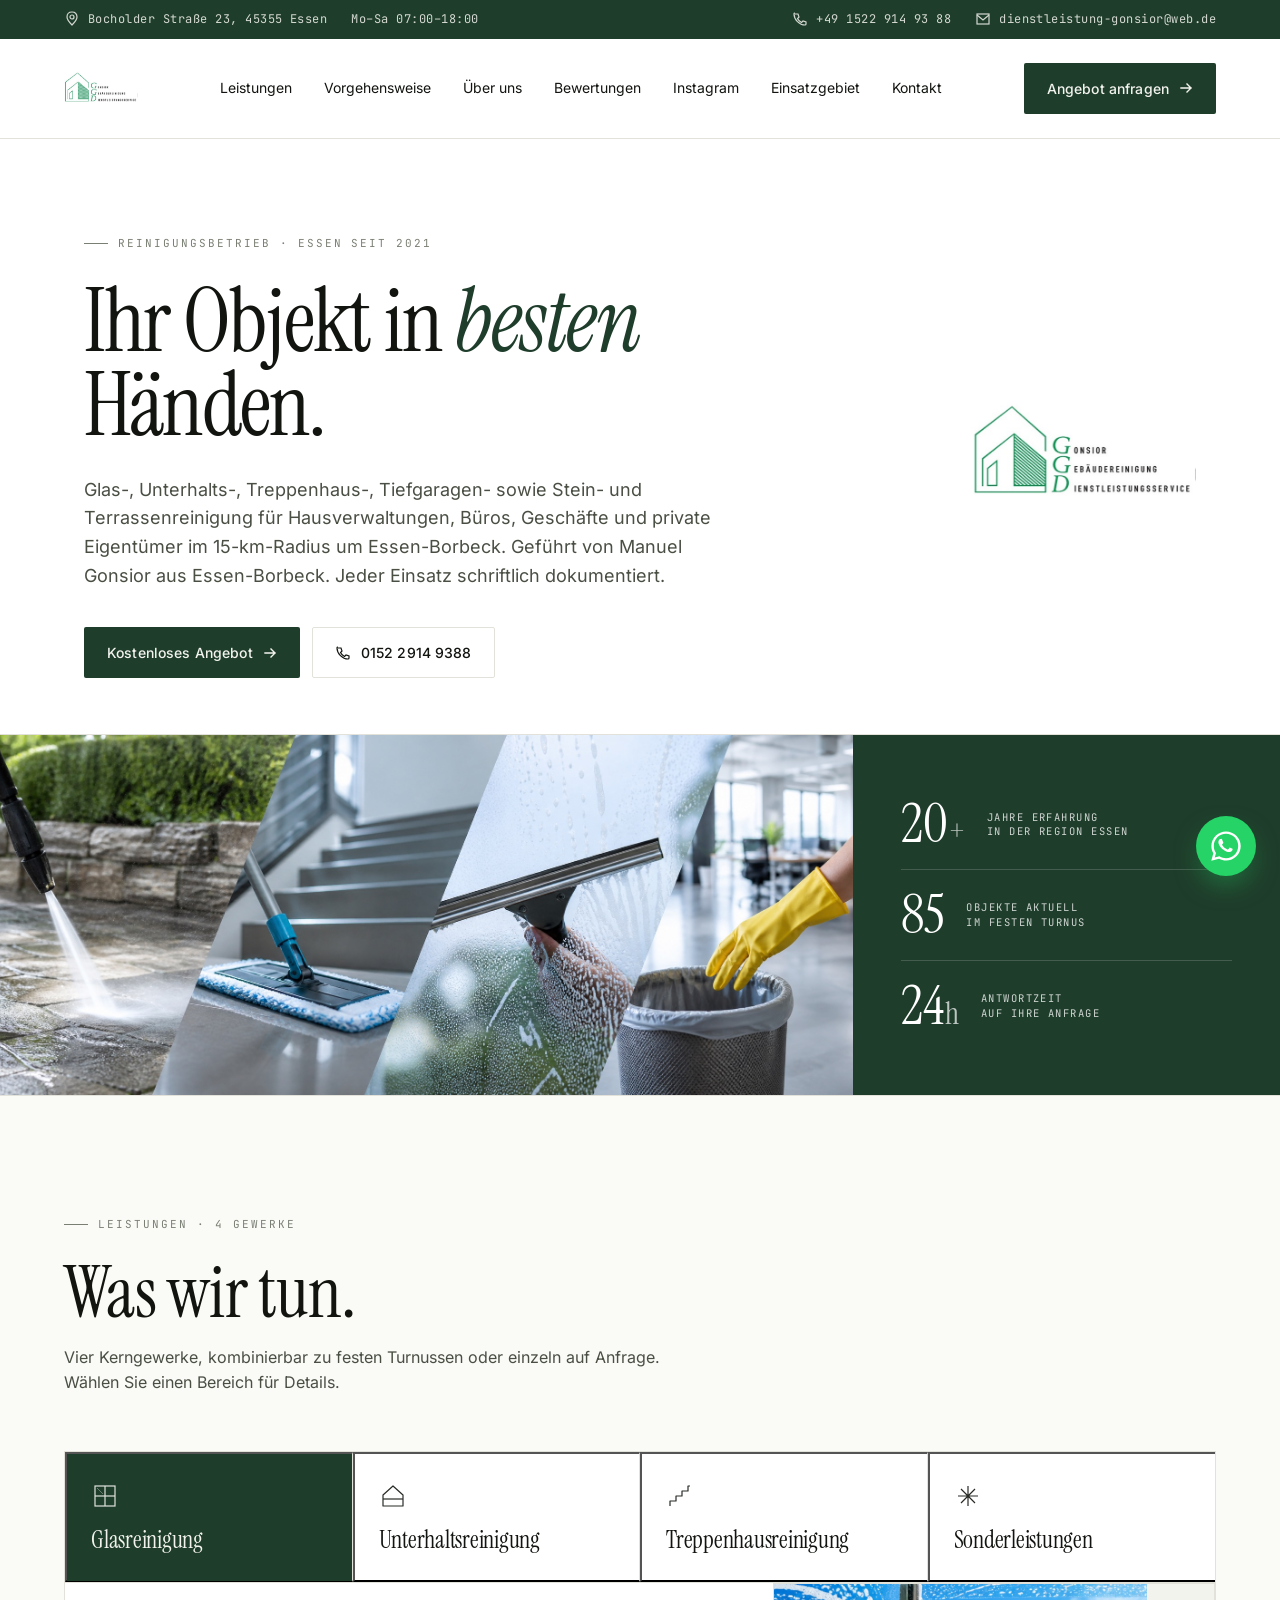
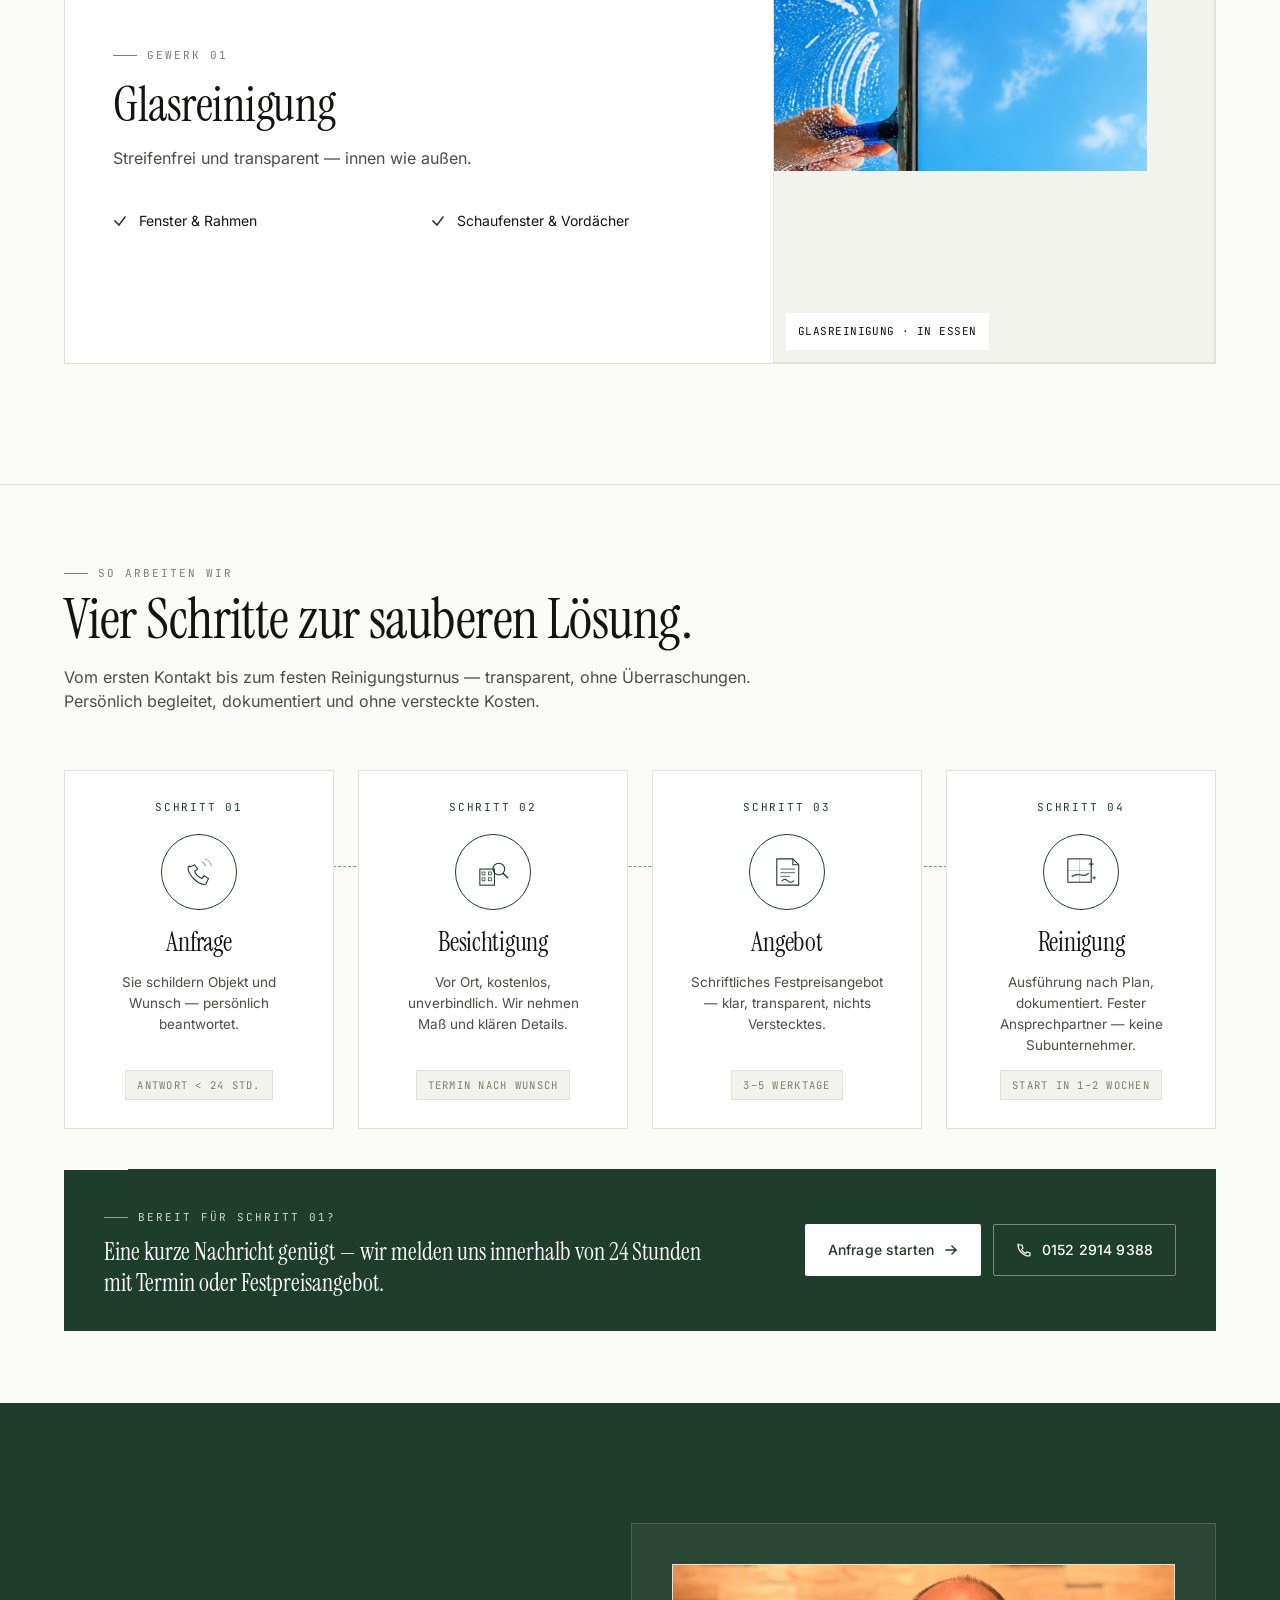
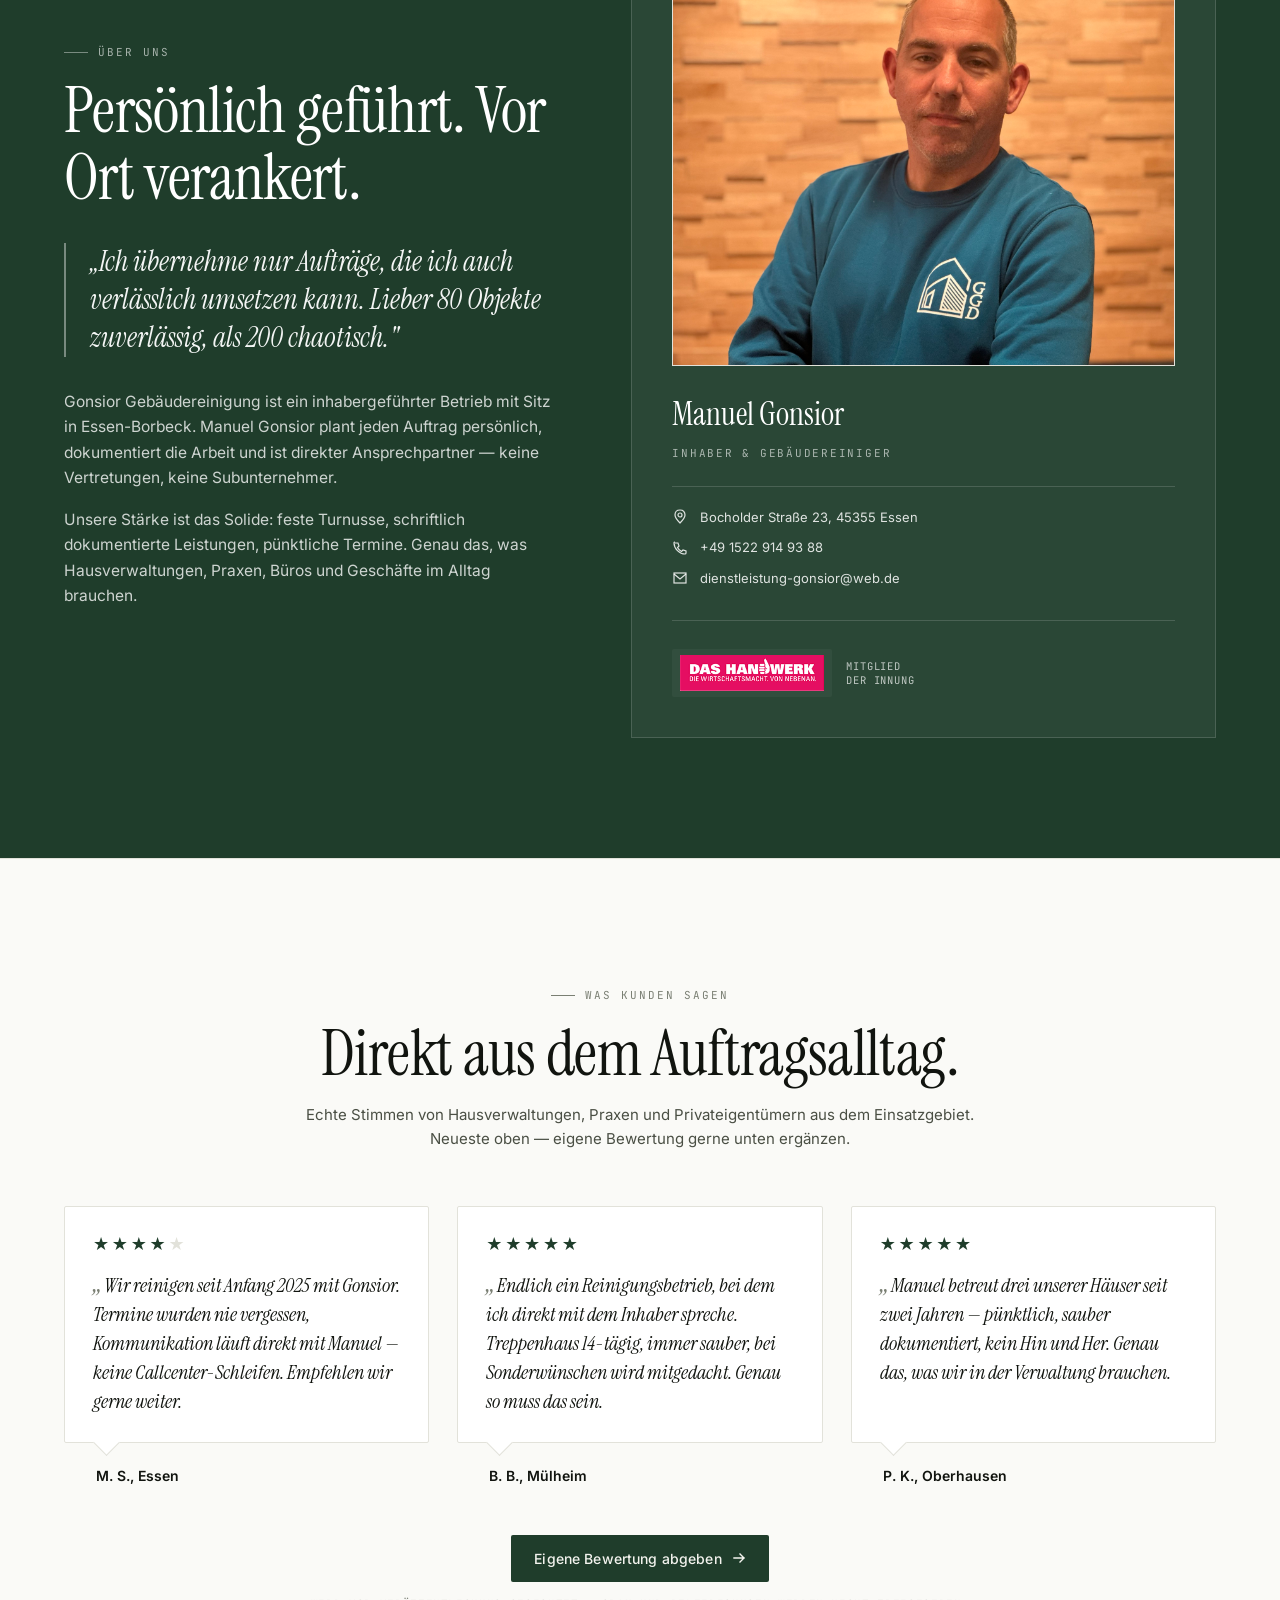
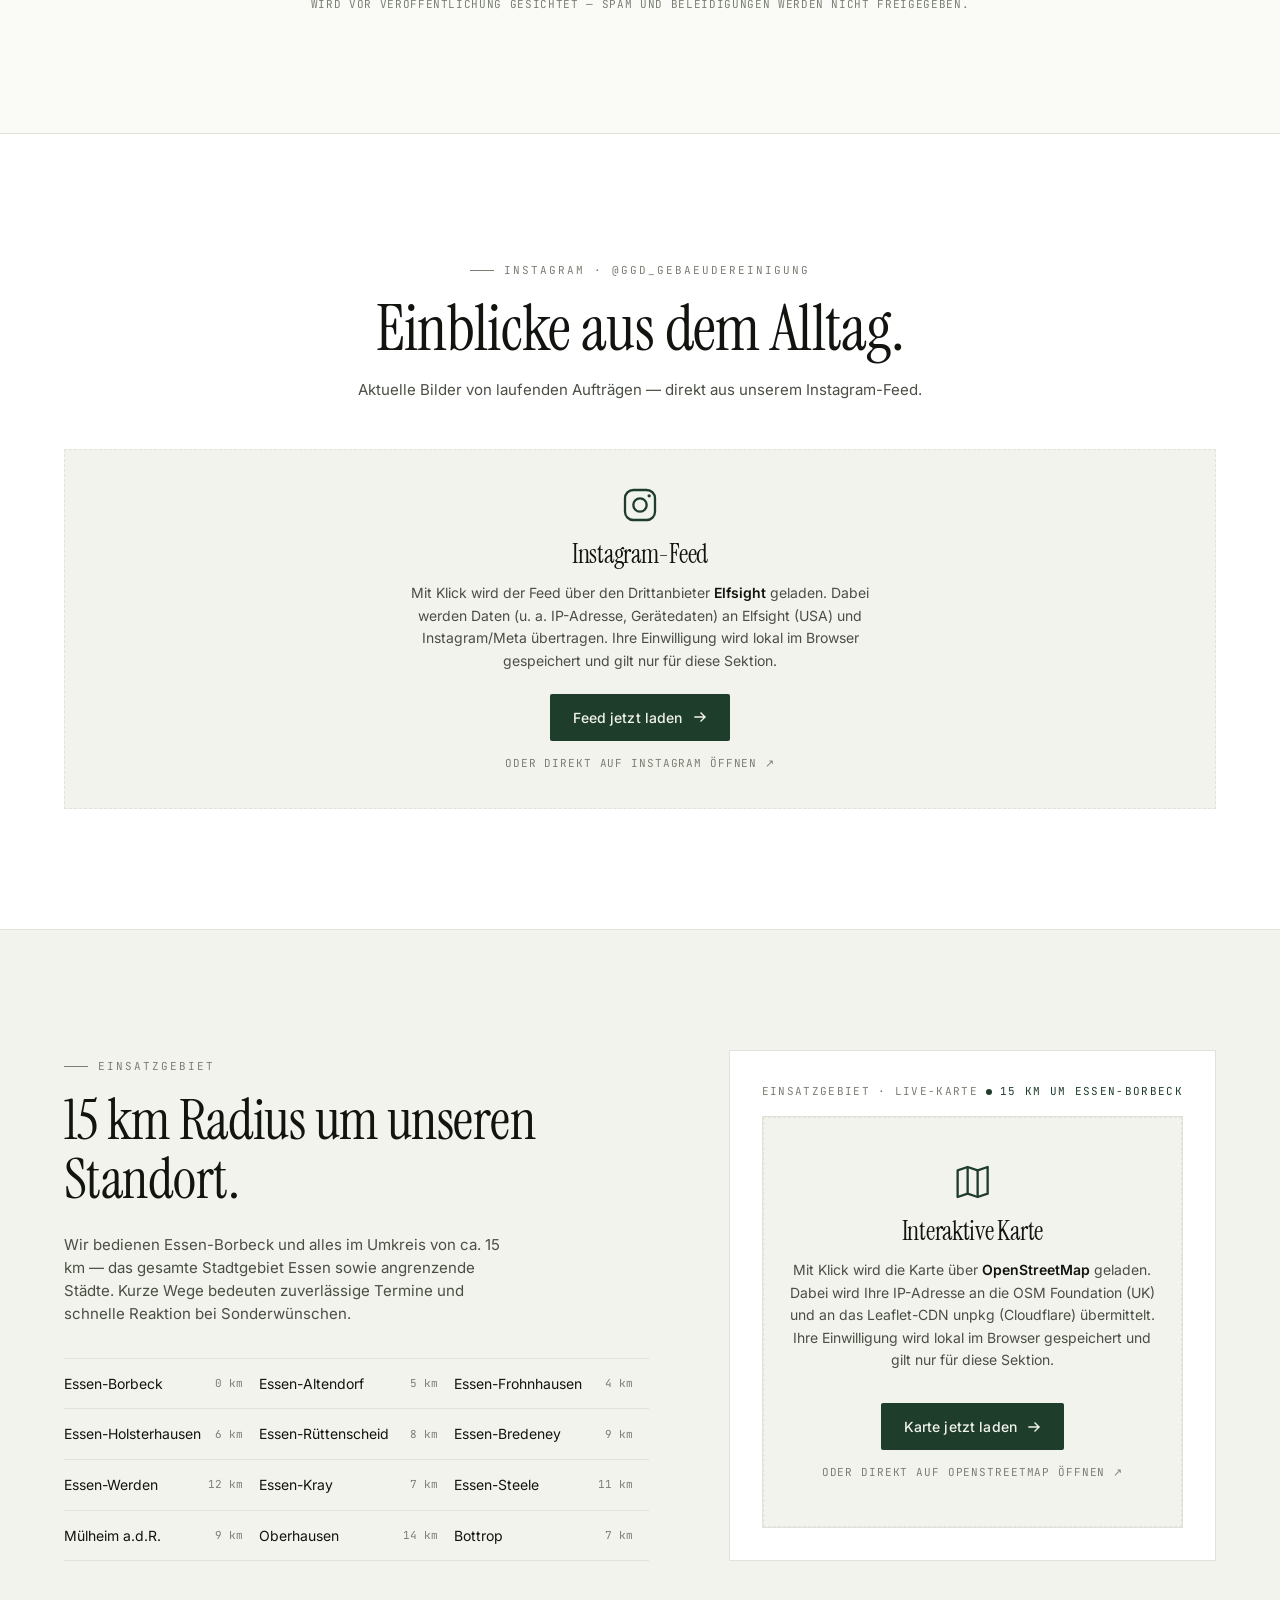
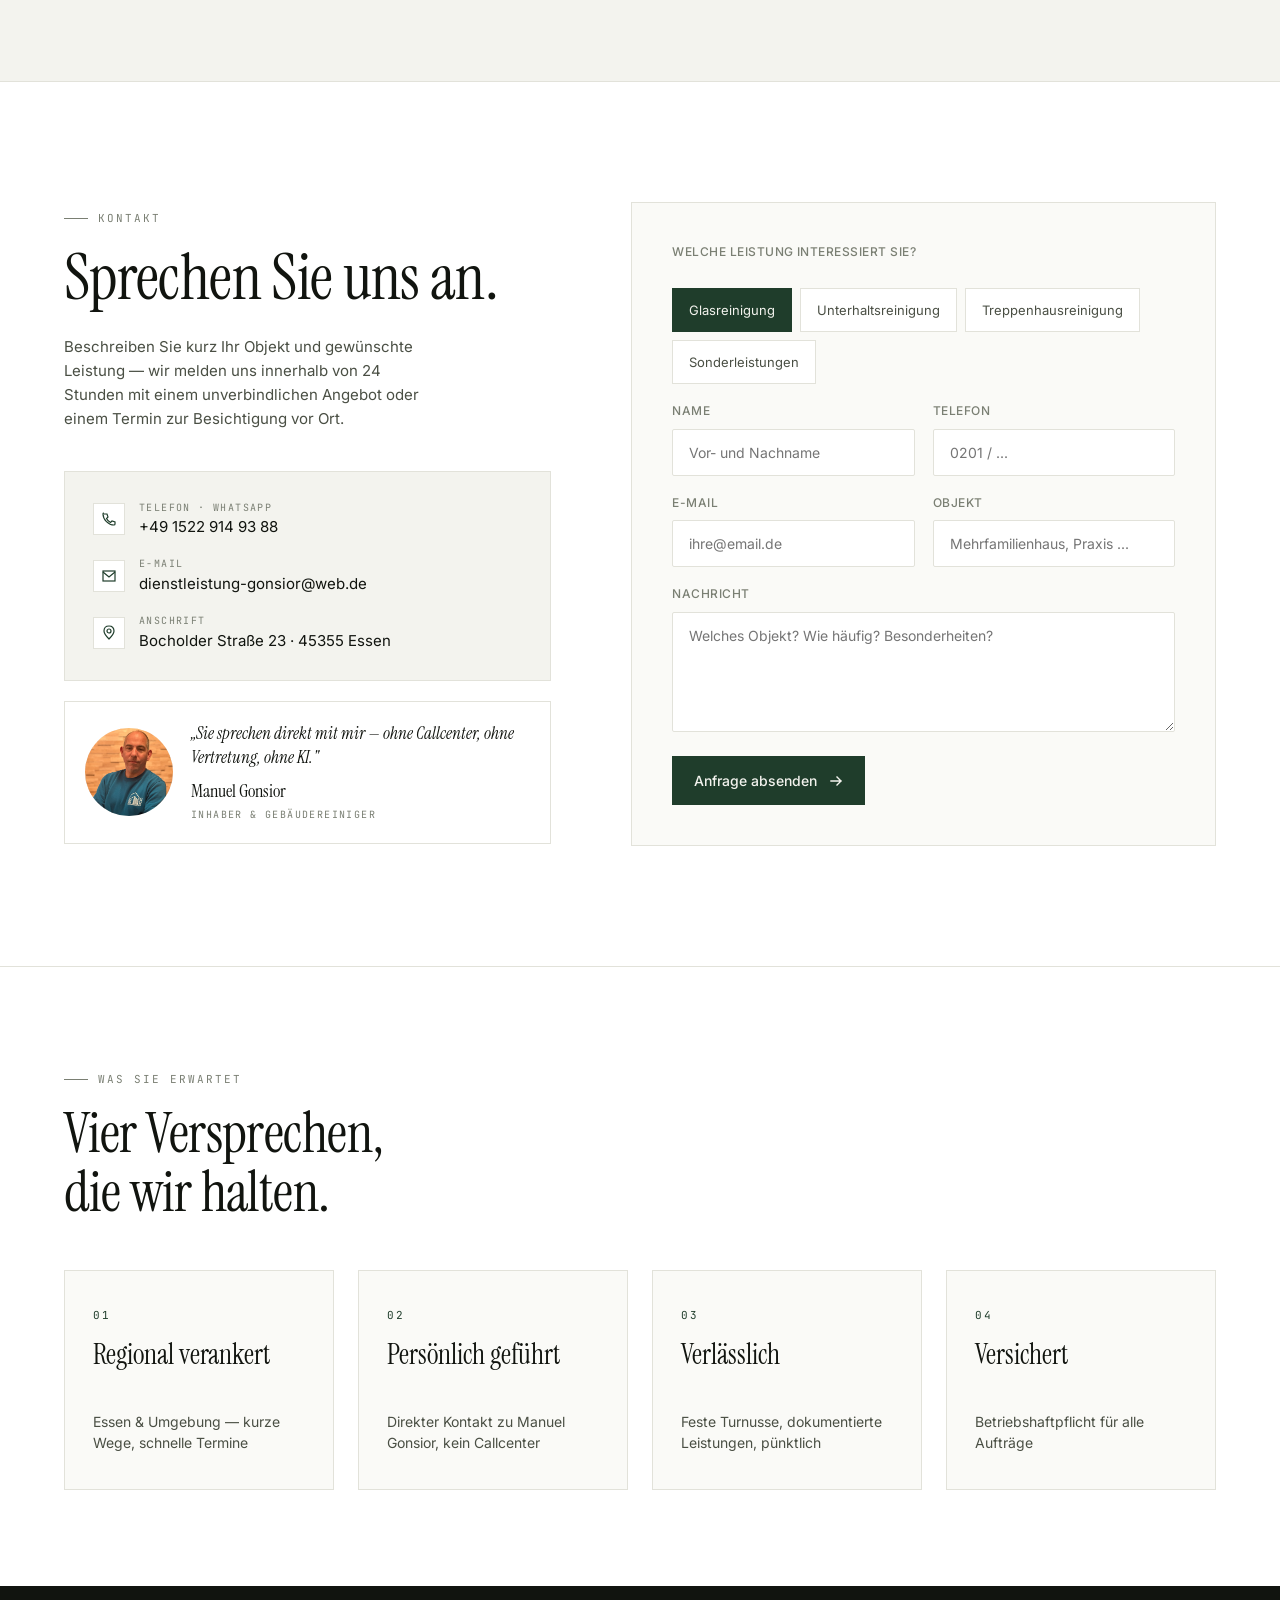
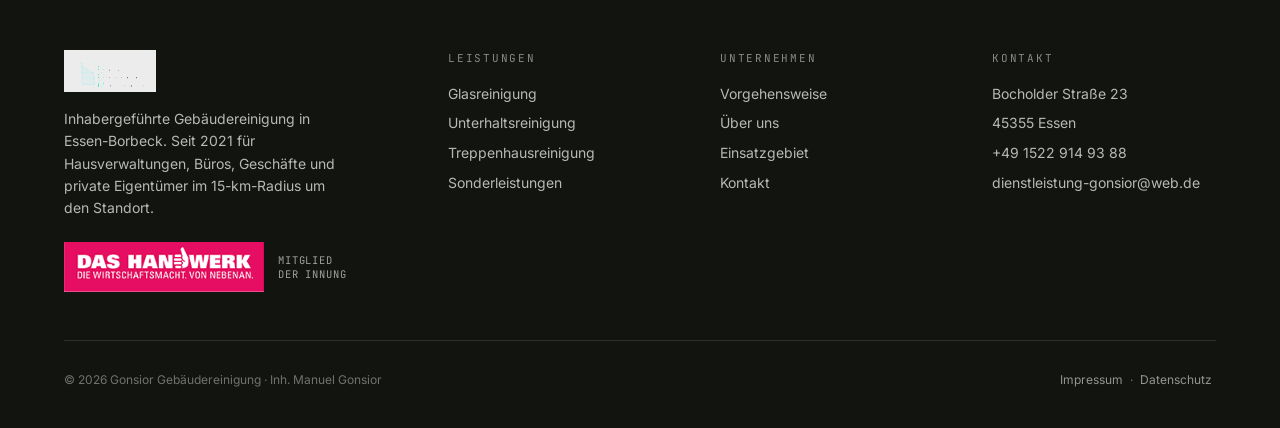
<file: index.html>
<!doctype html>
<html lang="de">
<head>
<meta charset="utf-8" />
<title>Gonsior Gebäudereinigung Essen — Glas, Unterhalt, Treppenhaus · Inhabergeführt seit 2021</title>
<meta name="viewport" content="width=device-width, initial-scale=1" />
<meta name="description" content="Reinigung mit festem Turnus und festem Ansprechpartner — Glas-, Unterhalts-, Treppenhaus-, Tiefgaragen- sowie Stein- und Terrassenreinigung für Hausverwaltungen, Büros, Geschäfte und private Eigentümer im 15-km-Radius um Essen-Borbeck. Inhabergeführt von Manuel Gonsior." />
<meta name="theme-color" content="#1f3d2b" />
<meta name="author" content="Manuel Gonsior" />
<meta name="robots" content="index, follow" />
<meta name="geo.region" content="DE-NW" />
<meta name="geo.placename" content="Essen" />
<meta name="geo.position" content="51.4818;6.9533" />
<meta name="ICBM" content="51.4818, 6.9533" />
<link rel="canonical" href="https://www.gonsior-gebaeudereinigung.com/" />

<meta property="og:type" content="website" />
<meta property="og:locale" content="de_DE" />
<meta property="og:site_name" content="Gonsior Gebäudereinigung" />
<meta property="og:title" content="Gonsior Gebäudereinigung Essen — inhabergeführt seit 2021" />
<meta property="og:description" content="Glas-, Unterhalts-, Treppenhaus-, Tiefgaragen- sowie Stein- und Terrassenreinigung im 15-km-Radius um Essen-Borbeck. Fester Turnus, fester Ansprechpartner." />
<meta property="og:url" content="https://www.gonsior-gebaeudereinigung.com/" />
<meta property="og:image" content="https://www.gonsior-gebaeudereinigung.com/images/hero.jpeg" />
<meta property="og:image:width" content="1983" />
<meta property="og:image:height" content="793" />
<meta property="og:image:alt" content="Gonsior Gebäudereinigung Essen — Stein-, Treppenhaus-, Glas- und Unterhaltsreinigung im Einsatz" />
<meta name="twitter:card" content="summary_large_image" />
<meta name="twitter:title" content="Gonsior Gebäudereinigung Essen — inhabergeführt seit 2021" />
<meta name="twitter:description" content="Glas-, Unterhalts-, Treppenhaus-, Tiefgaragen- sowie Stein- und Terrassenreinigung im 15-km-Radius um Essen-Borbeck." />
<meta name="twitter:image" content="https://www.gonsior-gebaeudereinigung.com/images/hero.jpeg" />

<link rel="stylesheet" href="styles.css" />
<link rel="icon" type="image/svg+xml" href="data:image/svg+xml;utf8,<svg xmlns='http://www.w3.org/2000/svg' viewBox='0 0 32 32'><rect width='32' height='32' fill='%231f3d2b'/><text x='16' y='23' font-family='serif' font-size='22' fill='white' text-anchor='middle'>G</text></svg>" />
<link rel="apple-touch-icon" sizes="180x180" href="images/apple-touch-icon.png" />
<script>
  /* Consent-Restore vor Render: setzt data-Attribute auf <html>, sodass
     bereits zugestimmte Drittanbieter-Boxen ohne Flackern direkt versteckt
     werden. Eigentliches Laden passiert in script.js. */
  (function () {
    try {
      var c = JSON.parse(localStorage.getItem('gn-consent-v1') || '[]');
      if (!Array.isArray(c)) return;
      if (c.indexOf('elfsight') !== -1) document.documentElement.setAttribute('data-consent-elfsight', '');
      if (c.indexOf('osm') !== -1) document.documentElement.setAttribute('data-consent-osm', '');
    } catch (e) {}
  })();
</script>

<script type="application/ld+json">
{
  "@context": "https://schema.org",
  "@type": "CleaningService",
  "name": "Gonsior Gebäudereinigung",
  "alternateName": "Gonsior Gebäudereinigung Dienstleistungsservice",
  "image": "https://www.gonsior-gebaeudereinigung.com/images/hero.jpeg",
  "logo": "https://www.gonsior-gebaeudereinigung.com/images/logo.png",
  "url": "https://www.gonsior-gebaeudereinigung.com/",
  "telephone": "+49-1522-9149388",
  "email": "dienstleistung-gonsior@web.de",
  "priceRange": "€€",
  "address": {
    "@type": "PostalAddress",
    "streetAddress": "Bocholder Straße 23",
    "postalCode": "45355",
    "addressLocality": "Essen",
    "addressRegion": "NW",
    "addressCountry": "DE"
  },
  "geo": {
    "@type": "GeoCoordinates",
    "latitude": 51.4818,
    "longitude": 6.9533
  },
  "openingHoursSpecification": [{
    "@type": "OpeningHoursSpecification",
    "dayOfWeek": ["Monday","Tuesday","Wednesday","Thursday","Friday","Saturday"],
    "opens": "07:00",
    "closes": "18:00"
  }],
  "areaServed": [
    {"@type":"City","name":"Essen"},
    {"@type":"City","name":"Mülheim an der Ruhr"},
    {"@type":"City","name":"Oberhausen"},
    {"@type":"City","name":"Bottrop"},
    {"@type":"City","name":"Gelsenkirchen"},
    {"@type":"City","name":"Bochum"}
  ],
  "founder": {"@type":"Person","name":"Manuel Gonsior"},
  "foundingDate": "2021",
  "hasOfferCatalog": {
    "@type": "OfferCatalog",
    "name": "Reinigungsleistungen",
    "itemListElement": [
      {"@type":"Offer","itemOffered":{"@type":"Service","name":"Glasreinigung","description":"Fenster, Rahmen, Schaufenster, Vordächer und Glasfassaden bis ca. 10 m Höhe."}},
      {"@type":"Offer","itemOffered":{"@type":"Service","name":"Unterhaltsreinigung","description":"Regelmäßige Pflege für Wohnungen, Häuser, Büros und Praxen."}},
      {"@type":"Offer","itemOffered":{"@type":"Service","name":"Treppenhausreinigung","description":"Wöchentlich, 14-tägig oder individuell — inkl. Geländer und Briefkästen."}},
      {"@type":"Offer","itemOffered":{"@type":"Service","name":"Tiefgaragenreinigung"}},
      {"@type":"Offer","itemOffered":{"@type":"Service","name":"Stein- und Terrassenreinigung"}},
      {"@type":"Offer","itemOffered":{"@type":"Service","name":"Bauendreinigung"}},
      {"@type":"Offer","itemOffered":{"@type":"Service","name":"Einzugs- und Auszugsreinigung"}}
    ]
  }
}
</script>
</head>
<body>

<div class="vb-root" data-color="gruen">

  <!-- TOP UTILITY BAR -->
  <div class="vb-top">
    <div class="vb-top-left">
      <span class="vb-top-item">
        <svg width="16" height="16" viewBox="0 0 16 16" fill="none" aria-hidden="true">
          <path d="M8 14 C8 14 13 9 13 6 C13 3 11 1 8 1 C5 1 3 3 3 6 C3 9 8 14 8 14 Z" stroke="currentColor" stroke-width="1.2"/>
          <circle cx="8" cy="6" r="2" stroke="currentColor" stroke-width="1.2"/>
        </svg>
        Bocholder Straße 23, 45355 Essen
      </span>
      <span class="vb-top-item">Mo–Sa 07:00–18:00</span>
    </div>
    <div class="vb-top-right">
      <a class="vb-top-item" href="tel:+4915229149388">
        <svg width="16" height="16" viewBox="0 0 16 16" fill="none" aria-hidden="true">
          <path d="M3 3 L6 3 L7 6 L5.5 7.5 C6.5 9.5 7.5 10.5 9.5 11.5 L11 10 L14 11 L14 13 C14 13.6 13.6 14 13 14 C7.5 14 2 8.5 2 3 C2 2.4 2.4 2 3 2" stroke="currentColor" stroke-width="1.2"/>
        </svg>
        +49 1522 914 93 88
      </a>
      <a class="vb-top-item" href="mailto:dienstleistung-gonsior@web.de">
        <svg width="16" height="16" viewBox="0 0 16 16" fill="none" aria-hidden="true">
          <rect x="2" y="3" width="12" height="10" stroke="currentColor" stroke-width="1.2"/>
          <path d="M2 4 L8 9 L14 4" stroke="currentColor" stroke-width="1.2"/>
        </svg>
        dienstleistung-gonsior@web.de
      </a>
    </div>
  </div>

  <!-- NAV -->
  <nav class="vb-nav">
    <a class="vb-logo" href="#top" aria-label="Gonsior Gebäudereinigung Dienstleistungsservice — zur Startseite">
      <img src="images/logo.png" alt="Gonsior Gebäudereinigung Dienstleistungsservice" width="992" height="454" />
    </a>
    <button class="vb-nav-toggle" aria-expanded="false" aria-controls="primary-nav">Menü</button>
    <div class="vb-nav-links" id="primary-nav">
      <a href="#leistungen">Leistungen</a>
      <a href="#prozess">Vorgehensweise</a>
      <a href="#ueber">Über uns</a>
      <a href="#bewertungen">Bewertungen</a>
      <a href="#instagram">Instagram</a>
      <a href="#einsatz">Einsatzgebiet</a>
      <a href="#kontakt">Kontakt</a>
    </div>
    <a href="#kontakt" class="gn-btn gn-btn--primary">
      Angebot anfragen
      <svg width="14" height="14" viewBox="0 0 14 14" fill="none" aria-hidden="true">
        <path d="M2 7 L12 7 M8 3 L12 7 L8 11" stroke="currentColor" stroke-width="1.4" stroke-linecap="square"/>
      </svg>
    </a>
  </nav>

  <!-- HERO -->
  <section class="vb-hero" id="top">
    <div class="vb-hero-text">
      <div class="vb-hero-text-body">
        <span class="gn-eyebrow">Reinigungsbetrieb · Essen seit 2021</span>
        <h1>Ihr Objekt in <em>besten</em> Händen.</h1>
        <p class="vb-hero-lead">
          Glas-, Unterhalts-, Treppenhaus-, Tiefgaragen- sowie Stein- und
          Terrassenreinigung für Hausverwaltungen, Büros, Geschäfte und private
          Eigentümer im 15-km-Radius um Essen-Borbeck.
          Geführt von Manuel Gonsior aus Essen-Borbeck.
          Jeder Einsatz schriftlich dokumentiert.
        </p>
        <div class="vb-hero-actions">
          <a href="#kontakt" class="gn-btn gn-btn--primary">
            Kostenloses Angebot
            <svg width="14" height="14" viewBox="0 0 14 14" fill="none" aria-hidden="true">
              <path d="M2 7 L12 7 M8 3 L12 7 L8 11" stroke="currentColor" stroke-width="1.4" stroke-linecap="square"/>
            </svg>
          </a>
          <a href="tel:+4915229149388" class="gn-btn gn-btn--ghost">
            <svg width="16" height="16" viewBox="0 0 16 16" fill="none" aria-hidden="true">
              <path d="M3 3 L6 3 L7 6 L5.5 7.5 C6.5 9.5 7.5 10.5 9.5 11.5 L11 10 L14 11 L14 13 C14 13.6 13.6 14 13 14 C7.5 14 2 8.5 2 3 C2 2.4 2.4 2 3 2" stroke="currentColor" stroke-width="1.2"/>
            </svg>
            0152 2914 9388
          </a>
        </div>
      </div>
      <div class="vb-hero-text-logo">
        <img src="images/logo.png" alt="Gonsior Gebäudereinigung Dienstleistungsservice" width="992" height="454" loading="eager" decoding="async" />
      </div>
    </div>

    <div class="vb-hero-feature">
      <div class="vb-hero-photo">
        <img src="images/hero.jpeg" alt="Gonsior Gebäudereinigung Essen — Stein-, Treppenhaus-, Glas- und Unterhaltsreinigung im Einsatz" width="1983" height="793" loading="eager" decoding="async" fetchpriority="high" />
      </div>
      <div class="vb-hero-stats">
        <div class="vb-hero-stat">
          <div class="num">20<span>+</span></div>
          <div class="lbl">Jahre Erfahrung<br>in der Region Essen</div>
        </div>
        <div class="vb-hero-stat">
          <div class="num">85</div>
          <div class="lbl">Objekte aktuell<br>im festen Turnus</div>
        </div>
        <div class="vb-hero-stat">
          <div class="num">24<span>h</span></div>
          <div class="lbl">Antwortzeit<br>auf Ihre Anfrage</div>
        </div>
      </div>
    </div>
  </section>

  <!-- SERVICES -->
  <section class="vb-services" id="leistungen">
    <div class="gn-container">
      <div class="vb-services-head">
        <span class="gn-eyebrow">Leistungen · 4 Gewerke</span>
        <h2>Was wir tun.</h2>
        <p class="lead">
          Vier Kerngewerke, kombinierbar zu festen Turnussen oder einzeln auf Anfrage.
          Wählen Sie einen Bereich für Details.
        </p>
      </div>

      <div class="vb-services-tabs" role="tablist">
        <button class="vb-tab active" role="tab" aria-selected="true" data-tab="glas">
          <span class="icon">
            <svg width="28" height="28" viewBox="0 0 28 28" fill="none" aria-hidden="true">
              <rect x="4" y="4" width="20" height="20" stroke="currentColor" stroke-width="1.2"/>
              <line x1="14" y1="4" x2="14" y2="24" stroke="currentColor" stroke-width="1.2"/>
              <line x1="4" y1="14" x2="24" y2="14" stroke="currentColor" stroke-width="1.2"/>
              <line x1="6" y1="6" x2="12" y2="12" stroke="currentColor" stroke-width="0.8" opacity="0.5"/>
            </svg>
          </span>
          <h4>Glasreinigung</h4>
        </button>
        <button class="vb-tab" role="tab" aria-selected="false" data-tab="unterhalt">
          <span class="icon">
            <svg width="28" height="28" viewBox="0 0 28 28" fill="none" aria-hidden="true">
              <path d="M4 13 L14 4 L24 13 L24 24 L4 24 Z" stroke="currentColor" stroke-width="1.2" stroke-linejoin="round"/>
              <line x1="4" y1="17" x2="24" y2="17" stroke="currentColor" stroke-width="1.2"/>
            </svg>
          </span>
          <h4>Unterhaltsreinigung</h4>
        </button>
        <button class="vb-tab" role="tab" aria-selected="false" data-tab="treppen">
          <span class="icon">
            <svg width="28" height="28" viewBox="0 0 28 28" fill="none" aria-hidden="true">
              <path d="M4 24 L4 19 L10 19 L10 14 L16 14 L16 9 L22 9 L22 4 L24 4" stroke="currentColor" stroke-width="1.2" stroke-linejoin="round"/>
            </svg>
          </span>
          <h4>Treppenhausreinigung</h4>
        </button>
        <button class="vb-tab" role="tab" aria-selected="false" data-tab="sonder">
          <span class="icon">
            <svg width="28" height="28" viewBox="0 0 28 28" fill="none" aria-hidden="true">
              <path d="M14 4 L14 24 M4 14 L24 14 M7 7 L21 21 M21 7 L7 21" stroke="currentColor" stroke-width="1.2"/>
            </svg>
          </span>
          <h4>Sonderleistungen</h4>
        </button>
      </div>

      <div class="vb-tab-panel">
        <div class="vb-tab-panel-content">
          <span class="gn-eyebrow" data-panel-eyebrow>Gewerk 01</span>
          <h3 data-panel-title>Glasreinigung</h3>
          <p data-panel-blurb>Streifenfrei und transparent — innen wie außen.</p>
          <ul data-panel-items>
            <!-- Filled by JS -->
          </ul>
        </div>
        <div class="gn-photo vb-tab-panel-photo">
          <img class="gn-photo__img" data-panel-img src="images/glas.jpeg" alt="Glasreinigung in Essen — streifenfreier Fensterabzieher auf Glasscheibe" loading="lazy" decoding="async" />
          <div class="gn-photo__label" data-panel-photo>Glasreinigung · in Essen</div>
        </div>
      </div>
    </div>
  </section>

  <!-- PROCESS · Demo-Phase: drei Varianten zur Auswahl -->
  <section class="vb-process" id="prozess">
    <div class="gn-container">
      <div class="vb-process-head">
        <span class="gn-eyebrow">So arbeiten wir</span>
        <h2>Vier Schritte zur sauberen Lösung.</h2>
        <p>Vom ersten Kontakt bis zum festen Reinigungsturnus — transparent, ohne Überraschungen. Persönlich begleitet, dokumentiert und ohne versteckte Kosten.</p>
      </div>

        <div class="vb-v2">
          <div class="vb-v2-line" aria-hidden="true"></div>
          <article class="vb-v2-card">
            <div class="vb-v2-num">Schritt 01</div>
            <div class="vb-v2-icon">
              <svg viewBox="0 0 52 52" fill="none" aria-hidden="true">
                <path d="M14 19 L20 16 L24 22 L20 25 C22 30 25 33 30 35 L33 31 L39 35 L36 41 C36 42 35 43 34 43 C24 43 11 30 11 20 C11 19 12 18 13 18 L14 19 Z" stroke="currentColor" stroke-width="1.5" stroke-linejoin="round"/>
                <path d="M30 12 Q34 14 35 18" stroke="currentColor" stroke-width="1.2" opacity="0.7"/>
                <path d="M34 8 Q41 10 43 18" stroke="currentColor" stroke-width="1.2" opacity="0.5"/>
              </svg>
            </div>
            <h3>Anfrage</h3>
            <p>Sie schildern Objekt und Wunsch — persönlich beantwortet.</p>
            <div class="vb-v2-meta">Antwort &lt; 24 Std.</div>
          </article>
          <article class="vb-v2-card">
            <div class="vb-v2-num">Schritt 02</div>
            <div class="vb-v2-icon">
              <svg viewBox="0 0 52 52" fill="none" aria-hidden="true">
                <rect x="8" y="22" width="20" height="22" stroke="currentColor" stroke-width="1.5"/>
                <rect x="11" y="26" width="4" height="4" stroke="currentColor" stroke-width="1"/>
                <rect x="20" y="26" width="4" height="4" stroke="currentColor" stroke-width="1"/>
                <rect x="11" y="34" width="4" height="4" stroke="currentColor" stroke-width="1"/>
                <rect x="20" y="34" width="4" height="4" stroke="currentColor" stroke-width="1"/>
                <circle cx="34" cy="22" r="8" stroke="currentColor" stroke-width="1.5"/>
                <line x1="40" y1="28" x2="46" y2="34" stroke="currentColor" stroke-width="2" stroke-linecap="round"/>
              </svg>
            </div>
            <h3>Besichtigung</h3>
            <p>Vor Ort, kostenlos, unverbindlich. Wir nehmen Maß und klären Details.</p>
            <div class="vb-v2-meta">Termin nach Wunsch</div>
          </article>
          <article class="vb-v2-card">
            <div class="vb-v2-num">Schritt 03</div>
            <div class="vb-v2-icon">
              <svg viewBox="0 0 52 52" fill="none" aria-hidden="true">
                <path d="M12 8 L34 8 L42 16 L42 44 L12 44 Z" stroke="currentColor" stroke-width="1.5" stroke-linejoin="round"/>
                <path d="M34 8 L34 16 L42 16" stroke="currentColor" stroke-width="1.5"/>
                <line x1="17" y1="22" x2="37" y2="22" stroke="currentColor" stroke-width="1"/>
                <line x1="17" y1="27" x2="37" y2="27" stroke="currentColor" stroke-width="1"/>
                <line x1="17" y1="32" x2="30" y2="32" stroke="currentColor" stroke-width="1"/>
                <path d="M19 38 Q23 34 27 38 T35 38" stroke="currentColor" stroke-width="1.5" stroke-linecap="round" fill="none"/>
              </svg>
            </div>
            <h3>Angebot</h3>
            <p>Schriftliches Festpreisangebot — klar, transparent, nichts Verstecktes.</p>
            <div class="vb-v2-meta">3–5 Werktage</div>
          </article>
          <article class="vb-v2-card">
            <div class="vb-v2-num">Schritt 04</div>
            <div class="vb-v2-icon">
              <svg viewBox="0 0 52 52" fill="none" aria-hidden="true">
                <rect x="8" y="8" width="32" height="32" stroke="currentColor" stroke-width="1.5"/>
                <line x1="24" y1="8" x2="24" y2="40" stroke="currentColor" stroke-width="0.8" opacity="0.4"/>
                <line x1="8" y1="24" x2="40" y2="24" stroke="currentColor" stroke-width="0.8" opacity="0.4"/>
                <path d="M14 32 Q20 28 26 30 Q32 32 36 28" stroke="currentColor" stroke-width="2" opacity="0.8" stroke-linecap="round" fill="none"/>
                <path d="M40 12 L40 18 M37 15 L43 15" stroke="currentColor" stroke-width="1.5" stroke-linecap="round"/>
                <path d="M44 32 L44 36 M42 34 L46 34" stroke="currentColor" stroke-width="1.2" stroke-linecap="round"/>
              </svg>
            </div>
            <h3>Reinigung</h3>
            <p>Ausführung nach Plan, dokumentiert. Fester Ansprechpartner — keine Subunternehmer.</p>
            <div class="vb-v2-meta">Start in 1–2 Wochen</div>
          </article>
        </div>

        <div class="vb-v2-cta">
          <div class="vb-v2-cta-text">
            <span class="gn-eyebrow">Bereit für Schritt 01?</span>
            <p>Eine kurze Nachricht genügt — wir melden uns innerhalb von 24 Stunden mit Termin oder Festpreisangebot.</p>
          </div>
          <div class="vb-v2-cta-actions">
            <a href="#kontakt" class="gn-btn gn-btn--primary">
              Anfrage starten
              <svg width="14" height="14" viewBox="0 0 14 14" fill="none" aria-hidden="true">
                <path d="M2 7 L12 7 M8 3 L12 7 L8 11" stroke="currentColor" stroke-width="1.4" stroke-linecap="square"/>
              </svg>
            </a>
            <a href="tel:+4915229149388" class="gn-btn gn-btn--ghost">
              <svg width="16" height="16" viewBox="0 0 16 16" fill="none" aria-hidden="true">
                <path d="M3 3 L6 3 L7 6 L5.5 7.5 C6.5 9.5 7.5 10.5 9.5 11.5 L11 10 L14 11 L14 13 C14 13.6 13.6 14 13 14 C7.5 14 2 8.5 2 3 C2 2.4 2.4 2 3 2" stroke="currentColor" stroke-width="1.2"/>
              </svg>
              0152 2914 9388
            </a>
          </div>
        </div>
    </div>
  </section>

  <!-- ABOUT -->
  <section class="vb-about" id="ueber">
    <div class="vb-about-grid">
      <div>
        <span class="gn-eyebrow">Über uns</span>
        <h2>Persönlich geführt. Vor Ort verankert.</h2>
        <blockquote class="vb-about-quote">
          „Ich übernehme nur Aufträge, die ich auch verlässlich umsetzen kann.
          Lieber 80 Objekte zuverlässig, als 200 chaotisch."
        </blockquote>
        <p>
          Gonsior Gebäudereinigung ist ein inhabergeführter Betrieb mit Sitz in
          Essen-Borbeck. Manuel Gonsior plant jeden Auftrag persönlich, dokumentiert
          die Arbeit und ist direkter Ansprechpartner — keine Vertretungen,
          keine Subunternehmer.
        </p>
        <p>
          Unsere Stärke ist das Solide: feste Turnusse, schriftlich dokumentierte
          Leistungen, pünktliche Termine. Genau das, was Hausverwaltungen, Praxen,
          Büros und Geschäfte im Alltag brauchen.
        </p>
      </div>
      <div class="vb-about-card">
        <div class="gn-photo vb-about-card-photo">
          <img class="gn-photo__img" src="images/manuel.jpg" alt="Manuel Gonsior, Inhaber von Gonsior Gebäudereinigung in Essen-Borbeck" loading="lazy" decoding="async" />
        </div>
        <div class="vb-about-card-name">Manuel Gonsior</div>
        <div class="vb-about-card-role">Inhaber &amp; Gebäudereiniger</div>
        <div class="vb-about-meta">
          <div class="vb-about-meta-item">
            <svg width="16" height="16" viewBox="0 0 16 16" fill="none" aria-hidden="true">
              <path d="M8 14 C8 14 13 9 13 6 C13 3 11 1 8 1 C5 1 3 3 3 6 C3 9 8 14 8 14 Z" stroke="currentColor" stroke-width="1.2"/>
              <circle cx="8" cy="6" r="2" stroke="currentColor" stroke-width="1.2"/>
            </svg>
            <span>Bocholder Straße 23, 45355 Essen</span>
          </div>
          <div class="vb-about-meta-item">
            <svg width="16" height="16" viewBox="0 0 16 16" fill="none" aria-hidden="true">
              <path d="M3 3 L6 3 L7 6 L5.5 7.5 C6.5 9.5 7.5 10.5 9.5 11.5 L11 10 L14 11 L14 13 C14 13.6 13.6 14 13 14 C7.5 14 2 8.5 2 3 C2 2.4 2.4 2 3 2" stroke="currentColor" stroke-width="1.2"/>
            </svg>
            <span>+49 1522 914 93 88</span>
          </div>
          <div class="vb-about-meta-item">
            <svg width="16" height="16" viewBox="0 0 16 16" fill="none" aria-hidden="true">
              <rect x="2" y="3" width="12" height="10" stroke="currentColor" stroke-width="1.2"/>
              <path d="M2 4 L8 9 L14 4" stroke="currentColor" stroke-width="1.2"/>
            </svg>
            <span>dienstleistung-gonsior@web.de</span>
          </div>
        </div>
        <div class="vb-about-card-seal" aria-label="Mitglied der Innung — DAS HANDWERK">
          <img src="images/handwerk-siegel.png" alt="DAS HANDWERK — Die Wirtschaftsmacht. Von nebenan." width="160" height="40" loading="lazy" decoding="async" />
          <span class="vb-about-card-seal-caption">Mitglied der Innung</span>
        </div>
      </div>
    </div>
  </section>

  <!-- BEWERTUNGEN / TESTIMONIALS -->
  <section class="vb-reviews" id="bewertungen">
    <div class="gn-container">
      <div class="vb-reviews-head">
        <span class="gn-eyebrow">Was Kunden sagen</span>
        <h2>Direkt aus dem Auftragsalltag.</h2>
        <p class="vb-reviews-lead">
          Echte Stimmen von Hausverwaltungen, Praxen und Privateigentümern aus
          dem Einsatzgebiet. Neueste oben — eigene Bewertung gerne unten ergänzen.
        </p>
      </div>

      <div class="vb-reviews-grid" data-reviews-grid>
        <!-- Wird von script.js aus data/reviews.json befüllt.
             Falls JS deaktiviert ist, bleibt der Fallback unten sichtbar. -->
        <noscript>
          <div class="vb-review-fallback">Bewertungen erfordern aktiviertes JavaScript.</div>
        </noscript>
      </div>

      <div class="vb-reviews-actions">
        <button type="button" class="gn-btn gn-btn--primary" data-reviews-open>
          Eigene Bewertung abgeben
          <svg width="14" height="14" viewBox="0 0 14 14" fill="none" aria-hidden="true">
            <path d="M2 7 L12 7 M8 3 L12 7 L8 11" stroke="currentColor" stroke-width="1.4" stroke-linecap="square"/>
          </svg>
        </button>
        <p class="vb-reviews-note">
          Wird vor Veröffentlichung gesichtet — Spam und Beleidigungen werden nicht freigegeben.
        </p>
      </div>
    </div>

    <!-- Modal für neue Bewertungen -->
    <div class="vb-review-modal" data-reviews-modal hidden role="dialog" aria-modal="true" aria-labelledby="vb-review-modal-title">
      <div class="vb-review-modal-backdrop" data-reviews-close></div>
      <div class="vb-review-modal-card" role="document">
        <button type="button" class="vb-review-modal-close" data-reviews-close aria-label="Dialog schließen">×</button>
        <h3 id="vb-review-modal-title">Eigene Bewertung abgeben</h3>
        <p class="vb-review-modal-intro">
          Vielen Dank fürs Mitmachen. Ihre Bewertung wird nach kurzer Sichtung freigegeben.
        </p>

        <form class="vb-review-form" id="review-form" action="https://formsubmit.co/ajax/dienstleistung-gonsior@web.de" method="post" novalidate>
          <input type="hidden" name="_subject" value="Neue Bewertung über die Webseite" />
          <input type="hidden" name="_captcha" value="false" />
          <input type="hidden" name="_template" value="table" />
          <input type="text" name="_honey" tabindex="-1" autocomplete="off" style="display:none" aria-hidden="true" />

          <div class="vb-review-form-row">
            <label class="gn-label" for="review-name">Ihre Initialen</label>
            <input class="gn-input" type="text" id="review-name" name="name" required maxlength="10" pattern="[A-Za-zÄÖÜäöüß]\.\s?[A-Za-zÄÖÜäöüß]?\.?" placeholder="z. B. B. B." />
            <div class="vb-review-counter">Aus Datenschutzgründen werden nur Initialen veröffentlicht.</div>
          </div>

          <div class="vb-review-form-row">
            <label class="gn-label" for="review-city">Stadt (optional)</label>
            <input class="gn-input" type="text" id="review-city" name="stadt" maxlength="40" placeholder="z. B. Essen" />
          </div>

          <div class="vb-review-form-row">
            <label class="gn-label">Sternebewertung</label>
            <div class="vb-review-stars-input" data-review-stars role="radiogroup" aria-label="Sternebewertung">
              <button type="button" class="vb-review-star-btn" data-star="1" aria-label="1 Stern">★</button>
              <button type="button" class="vb-review-star-btn" data-star="2" aria-label="2 Sterne">★</button>
              <button type="button" class="vb-review-star-btn" data-star="3" aria-label="3 Sterne">★</button>
              <button type="button" class="vb-review-star-btn" data-star="4" aria-label="4 Sterne">★</button>
              <button type="button" class="vb-review-star-btn" data-star="5" aria-label="5 Sterne">★</button>
            </div>
            <input type="hidden" name="sterne" value="" data-review-stars-value required />
          </div>

          <div class="vb-review-form-row">
            <label class="gn-label" for="review-text">Ihre Bewertung</label>
            <textarea class="gn-textarea" id="review-text" name="bewertung" rows="5" required minlength="20" maxlength="600" placeholder="Was ist Ihnen besonders aufgefallen?"></textarea>
            <div class="vb-review-counter" data-review-counter>0 / 600 Zeichen</div>
          </div>

          <div class="vb-review-form-actions">
            <button type="submit" class="gn-btn gn-btn--primary vb-review-submit">
              Bewertung absenden
              <svg width="14" height="14" viewBox="0 0 14 14" fill="none" aria-hidden="true">
                <path d="M2 7 L12 7 M8 3 L12 7 L8 11" stroke="currentColor" stroke-width="1.4" stroke-linecap="square"/>
              </svg>
            </button>
            <button type="button" class="gn-btn gn-btn--ghost" data-reviews-close>Abbrechen</button>
          </div>
        </form>

        <div class="vb-review-thanks" data-review-thanks hidden>
          <h4>Danke für Ihre Bewertung!</h4>
          <p>Wir prüfen sie kurz und schalten sie bei nächster Gelegenheit frei.</p>
          <button type="button" class="gn-btn gn-btn--ghost" data-reviews-close>Schließen</button>
        </div>
      </div>
    </div>
  </section>

  <!-- INSTAGRAM -->
  <section class="vb-insta" id="instagram">
    <div class="gn-container">
      <div class="vb-insta-head">
        <span class="gn-eyebrow">Instagram · @ggd_gebaeudereinigung</span>
        <h2>Einblicke aus dem Alltag.</h2>
        <p class="vb-insta-lead">
          Aktuelle Bilder von laufenden Aufträgen — direkt aus unserem
          Instagram-Feed.
        </p>
      </div>

      <!-- Elfsight Instagram Feed — lädt erst nach Klick (DSGVO-Consent) -->
      <div class="vb-insta-embed" data-consent-host="elfsight">
        <div class="vb-consent-gate" data-consent-gate="elfsight">
          <div class="vb-consent-gate-inner">
            <svg class="vb-consent-gate-icon" width="40" height="40" viewBox="0 0 24 24" fill="none" aria-hidden="true">
              <rect x="3" y="3" width="18" height="18" rx="5" stroke="currentColor" stroke-width="1.4"/>
              <circle cx="12" cy="12" r="4" stroke="currentColor" stroke-width="1.4"/>
              <circle cx="17.5" cy="6.5" r="1" fill="currentColor"/>
            </svg>
            <h3 class="vb-consent-gate-title">Instagram-Feed</h3>
            <p class="vb-consent-gate-text">
              Mit Klick wird der Feed über den Drittanbieter <strong>Elfsight</strong> geladen.
              Dabei werden Daten (u. a. IP-Adresse, Gerätedaten) an Elfsight (USA) und
              Instagram/Meta übertragen. Ihre Einwilligung wird lokal im Browser
              gespeichert und gilt nur für diese Sektion.
            </p>
            <div class="vb-consent-gate-actions">
              <button type="button" class="gn-btn gn-btn--primary" data-consent-load="elfsight">
                Feed jetzt laden
                <svg width="14" height="14" viewBox="0 0 14 14" fill="none" aria-hidden="true">
                  <path d="M2 7 L12 7 M8 3 L12 7 L8 11" stroke="currentColor" stroke-width="1.4" stroke-linecap="square"/>
                </svg>
              </button>
              <a class="vb-consent-gate-secondary" href="https://www.instagram.com/ggd_gebaeudereinigung/" target="_blank" rel="noopener noreferrer">
                oder direkt auf Instagram öffnen ↗
              </a>
            </div>
          </div>
        </div>
      </div>
    </div>
  </section>

  <!-- AREA -->
  <section class="vb-area" id="einsatz">
    <div class="gn-container">
      <div class="vb-area-grid">
        <div>
          <span class="gn-eyebrow">Einsatzgebiet</span>
          <h2>15 km Radius um unseren Standort.</h2>
          <p>
            Wir bedienen Essen-Borbeck und alles im Umkreis von ca. 15 km —
            das gesamte Stadtgebiet Essen sowie angrenzende Städte.
            Kurze Wege bedeuten zuverlässige Termine und schnelle Reaktion
            bei Sonderwünschen.
          </p>
          <ul class="vb-area-list">
            <li><span>Essen-Borbeck</span><span class="km">0 km</span></li>
            <li><span>Essen-Altendorf</span><span class="km">5 km</span></li>
            <li><span>Essen-Frohnhausen</span><span class="km">4 km</span></li>
            <li><span>Essen-Holsterhausen</span><span class="km">6 km</span></li>
            <li><span>Essen-Rüttenscheid</span><span class="km">8 km</span></li>
            <li><span>Essen-Bredeney</span><span class="km">9 km</span></li>
            <li><span>Essen-Werden</span><span class="km">12 km</span></li>
            <li><span>Essen-Kray</span><span class="km">7 km</span></li>
            <li><span>Essen-Steele</span><span class="km">11 km</span></li>
            <li><span>Mülheim a.d.R.</span><span class="km">9 km</span></li>
            <li><span>Oberhausen</span><span class="km">14 km</span></li>
            <li><span>Bottrop</span><span class="km">7 km</span></li>
          </ul>
        </div>
        <div class="vb-map-wrap">
          <div class="head">
            <span>Einsatzgebiet · Live-Karte</span>
            <span class="live">15 km um Essen-Borbeck</span>
          </div>
          <div class="vb-map" data-consent-host="osm">
            <div class="vb-consent-gate" data-consent-gate="osm">
              <div class="vb-consent-gate-inner">
                <svg class="vb-consent-gate-icon" width="40" height="40" viewBox="0 0 24 24" fill="none" aria-hidden="true">
                  <path d="M9 3 L3 5 L3 21 L9 19 L15 21 L21 19 L21 3 L15 5 Z" stroke="currentColor" stroke-width="1.4" stroke-linejoin="round"/>
                  <line x1="9" y1="3" x2="9" y2="19" stroke="currentColor" stroke-width="1.4"/>
                  <line x1="15" y1="5" x2="15" y2="21" stroke="currentColor" stroke-width="1.4"/>
                </svg>
                <h3 class="vb-consent-gate-title">Interaktive Karte</h3>
                <p class="vb-consent-gate-text">
                  Mit Klick wird die Karte über <strong>OpenStreetMap</strong> geladen.
                  Dabei wird Ihre IP-Adresse an die OSM Foundation (UK) und an das
                  Leaflet-CDN unpkg (Cloudflare) übermittelt. Ihre Einwilligung
                  wird lokal im Browser gespeichert und gilt nur für diese Sektion.
                </p>
                <div class="vb-consent-gate-actions">
                  <button type="button" class="gn-btn gn-btn--primary" data-consent-load="osm">
                    Karte jetzt laden
                    <svg width="14" height="14" viewBox="0 0 14 14" fill="none" aria-hidden="true">
                      <path d="M2 7 L12 7 M8 3 L12 7 L8 11" stroke="currentColor" stroke-width="1.4" stroke-linecap="square"/>
                    </svg>
                  </button>
                  <a class="vb-consent-gate-secondary" href="https://www.openstreetmap.org/?mlat=51.4818&amp;mlon=6.9533#map=11/51.4818/6.9533" target="_blank" rel="noopener noreferrer">
                    oder direkt auf OpenStreetMap öffnen ↗
                  </a>
                </div>
              </div>
            </div>
          </div>
        </div>
      </div>
    </div>
  </section>

  <!-- CONTACT -->
  <section class="vb-contact" id="kontakt">
    <div class="vb-contact-grid">
      <div>
        <span class="gn-eyebrow">Kontakt</span>
        <h2>Sprechen Sie uns an.</h2>
        <p class="vb-contact-intro">
          Beschreiben Sie kurz Ihr Objekt und gewünschte Leistung — wir melden uns
          innerhalb von 24 Stunden mit einem unverbindlichen Angebot oder einem
          Termin zur Besichtigung vor Ort.
        </p>
        <div class="vb-contact-card">
          <div class="vb-contact-card-row">
            <span class="ico">
              <svg width="16" height="16" viewBox="0 0 16 16" fill="none" aria-hidden="true">
                <path d="M3 3 L6 3 L7 6 L5.5 7.5 C6.5 9.5 7.5 10.5 9.5 11.5 L11 10 L14 11 L14 13 C14 13.6 13.6 14 13 14 C7.5 14 2 8.5 2 3 C2 2.4 2.4 2 3 2" stroke="currentColor" stroke-width="1.2"/>
              </svg>
            </span>
            <div>
              <div class="lbl">Telefon · WhatsApp</div>
              <div class="val"><a href="tel:+4915229149388">+49 1522 914 93 88</a></div>
            </div>
          </div>
          <div class="vb-contact-card-row">
            <span class="ico">
              <svg width="16" height="16" viewBox="0 0 16 16" fill="none" aria-hidden="true">
                <rect x="2" y="3" width="12" height="10" stroke="currentColor" stroke-width="1.2"/>
                <path d="M2 4 L8 9 L14 4" stroke="currentColor" stroke-width="1.2"/>
              </svg>
            </span>
            <div>
              <div class="lbl">E-Mail</div>
              <div class="val"><a href="mailto:dienstleistung-gonsior@web.de">dienstleistung-gonsior@web.de</a></div>
            </div>
          </div>
          <div class="vb-contact-card-row">
            <span class="ico">
              <svg width="16" height="16" viewBox="0 0 16 16" fill="none" aria-hidden="true">
                <path d="M8 14 C8 14 13 9 13 6 C13 3 11 1 8 1 C5 1 3 3 3 6 C3 9 8 14 8 14 Z" stroke="currentColor" stroke-width="1.2"/>
                <circle cx="8" cy="6" r="2" stroke="currentColor" stroke-width="1.2"/>
              </svg>
            </span>
            <div>
              <div class="lbl">Anschrift</div>
              <div class="val">Bocholder Straße 23 · 45355 Essen</div>
            </div>
          </div>
        </div>

        <aside class="vb-contact-owner">
          <div class="vb-contact-owner-portrait gn-photo">
            <img class="gn-photo__img" src="images/manuel.jpg" alt="Manuel Gonsior" loading="lazy" decoding="async" />
          </div>
          <div class="vb-contact-owner-text">
            <div class="vb-contact-owner-quote">„Sie sprechen direkt mit mir — ohne Callcenter, ohne Vertretung, ohne KI."</div>
            <div class="vb-contact-owner-name">Manuel Gonsior</div>
            <div class="vb-contact-owner-role">Inhaber &amp; Gebäudereiniger</div>
          </div>
        </aside>
      </div>

      <form class="vb-form" id="contact-form" action="https://formsubmit.co/ajax/dienstleistung-gonsior@web.de" method="post">
        <input type="hidden" name="_subject" value="Neue Anfrage von der Website" />
        <input type="hidden" name="_captcha" value="false" />
        <input type="hidden" name="_template" value="table" />
        <input type="text" name="_honey" tabindex="-1" autocomplete="off" style="display:none" aria-hidden="true" />
        <div class="vb-form-row">
          <label class="gn-label">Welche Leistung interessiert Sie?</label>
          <div class="vb-service-chips" data-chips>
            <button type="button" class="vb-chip active" data-service="Glasreinigung">Glasreinigung</button>
            <button type="button" class="vb-chip" data-service="Unterhaltsreinigung">Unterhaltsreinigung</button>
            <button type="button" class="vb-chip" data-service="Treppenhausreinigung">Treppenhausreinigung</button>
            <button type="button" class="vb-chip" data-service="Sonderleistungen">Sonderleistungen</button>
          </div>
          <input type="hidden" name="leistung" value="Glasreinigung" />
        </div>

        <div class="vb-form-row cols">
          <div>
            <label class="gn-label" for="cf-name">Name</label>
            <input class="gn-input" id="cf-name" name="name" placeholder="Vor- und Nachname" required />
          </div>
          <div>
            <label class="gn-label" for="cf-tel">Telefon</label>
            <input class="gn-input" id="cf-tel" name="telefon" placeholder="0201 / ..." required />
          </div>
        </div>

        <div class="vb-form-row cols">
          <div>
            <label class="gn-label" for="cf-mail">E-Mail</label>
            <input class="gn-input" id="cf-mail" name="email" type="email" placeholder="ihre@email.de" />
          </div>
          <div>
            <label class="gn-label" for="cf-objekt">Objekt</label>
            <input class="gn-input" id="cf-objekt" name="objekt" placeholder="Mehrfamilienhaus, Praxis ..." />
          </div>
        </div>

        <div class="vb-form-row">
          <div>
            <label class="gn-label" for="cf-msg">Nachricht</label>
            <textarea class="gn-textarea" id="cf-msg" name="nachricht" placeholder="Welches Objekt? Wie häufig? Besonderheiten?"></textarea>
          </div>
        </div>

        <button class="vb-form-cta" type="submit">
          Anfrage absenden
          <svg width="14" height="14" viewBox="0 0 14 14" fill="none" aria-hidden="true">
            <path d="M2 7 L12 7 M8 3 L12 7 L8 11" stroke="currentColor" stroke-width="1.4" stroke-linecap="square"/>
          </svg>
        </button>
      </form>
    </div>
  </section>

  <!-- TRUST -->
  <section class="vb-trust">
    <div class="gn-container">
      <div class="vb-trust-head">
        <div>
          <span class="gn-eyebrow">Was Sie erwartet</span>
          <h2>Vier Versprechen,<br />die wir halten.</h2>
        </div>
      </div>
      <div class="vb-trust-grid">
        <div class="vb-trust-card">
          <div class="num">01</div>
          <div class="k">Regional verankert</div>
          <div class="v">Essen &amp; Umgebung — kurze Wege, schnelle Termine</div>
        </div>
        <div class="vb-trust-card">
          <div class="num">02</div>
          <div class="k">Persönlich geführt</div>
          <div class="v">Direkter Kontakt zu Manuel Gonsior, kein Callcenter</div>
        </div>
        <div class="vb-trust-card">
          <div class="num">03</div>
          <div class="k">Verlässlich</div>
          <div class="v">Feste Turnusse, dokumentierte Leistungen, pünktlich</div>
        </div>
        <div class="vb-trust-card">
          <div class="num">04</div>
          <div class="k">Versichert</div>
          <div class="v">Betriebshaftpflicht für alle Aufträge</div>
        </div>
      </div>
    </div>
  </section>

  <!-- FOOTER -->
  <footer class="vb-footer">
    <div class="vb-footer-grid">
      <div class="vb-footer-brand">
        <img class="vb-footer-logo" src="images/logo.png" alt="Gonsior Gebäudereinigung Dienstleistungsservice" width="992" height="454" loading="lazy" />
        <p>Inhabergeführte Gebäudereinigung in Essen-Borbeck. Seit 2021 für Hausverwaltungen, Büros, Geschäfte und private Eigentümer im 15-km-Radius um den Standort.</p>
        <div class="vb-footer-seal" aria-label="Mitglied der Innung — DAS HANDWERK">
          <img src="images/handwerk-siegel.png" alt="DAS HANDWERK — Die Wirtschaftsmacht. Von nebenan." width="200" height="50" loading="lazy" decoding="async" />
          <span>Mitglied der Innung</span>
        </div>
      </div>
      <div>
        <h5>Leistungen</h5>
        <ul>
          <li><a href="#leistungen">Glasreinigung</a></li>
          <li><a href="#leistungen">Unterhaltsreinigung</a></li>
          <li><a href="#leistungen">Treppenhausreinigung</a></li>
          <li><a href="#leistungen">Sonderleistungen</a></li>
        </ul>
      </div>
      <div>
        <h5>Unternehmen</h5>
        <ul>
          <li><a href="#prozess">Vorgehensweise</a></li>
          <li><a href="#ueber">Über uns</a></li>
          <li><a href="#einsatz">Einsatzgebiet</a></li>
          <li><a href="#kontakt">Kontakt</a></li>
        </ul>
      </div>
      <div>
        <h5>Kontakt</h5>
        <ul>
          <li>Bocholder Straße 23</li>
          <li>45355 Essen</li>
          <li><a href="tel:+4915229149388">+49 1522 914 93 88</a></li>
          <li><a href="mailto:dienstleistung-gonsior@web.de">dienstleistung-gonsior@web.de</a></li>
        </ul>
      </div>
    </div>
    <div class="vb-footer-bottom">
      <div>© 2026 Gonsior Gebäudereinigung · Inh. Manuel Gonsior</div>
      <div>
        <a href="impressum.html">Impressum</a> ·
        <a href="datenschutz.html">Datenschutz</a>
      </div>
    </div>
  </footer>

</div>

<!-- Floating WhatsApp-Chat-Button -->
<a class="vb-whatsapp"
   href="https://wa.me/4915229149388?text=Hallo%20Herr%20Gonsior%2C%20ich%20interessiere%20mich%20f%C3%BCr%20Ihre%20Reinigungsleistungen."
   target="_blank"
   rel="noopener noreferrer"
   aria-label="Chat über WhatsApp starten">
  <svg viewBox="0 0 32 32" fill="currentColor" aria-hidden="true">
    <path d="M16 .4C7.4.4.4 7.4.4 16c0 2.7.7 5.4 2.1 7.7L.3 31.7l8.3-2.1c2.3 1.2 4.8 1.9 7.4 1.9h.1c8.6 0 15.6-7 15.6-15.6S24.6.4 16 .4zm0 28.6c-2.3 0-4.6-.6-6.6-1.8l-.5-.3-4.9 1.3 1.3-4.8-.3-.5c-1.3-2.1-2-4.4-2-6.9C2.9 8.8 8.8 2.9 16 2.9c3.5 0 6.7 1.4 9.2 3.8 2.5 2.5 3.8 5.7 3.8 9.2 0 7.3-5.9 13.1-13 13.1zm7.2-9.9c-.4-.2-2.3-1.1-2.7-1.3-.4-.1-.6-.2-.9.2-.3.4-1 1.3-1.3 1.5-.2.3-.5.3-.9.1-2.3-1.2-3.9-2.1-5.5-4.7-.4-.7.4-.7 1.2-2.2.1-.3 0-.5-.1-.7-.1-.2-.9-2.1-1.2-2.9-.3-.8-.6-.7-.9-.7h-.7c-.3 0-.7.1-1 .5-.3.4-1.3 1.3-1.3 3.1 0 1.8 1.3 3.6 1.5 3.9.2.3 2.6 4 6.4 5.6.9.4 1.6.6 2.1.8.9.3 1.7.2 2.3.1.7-.1 2.3-.9 2.6-1.8.3-.9.3-1.7.2-1.8-.1-.2-.3-.3-.7-.5z"/>
  </svg>
  <span class="vb-whatsapp-tip">Chat über WhatsApp</span>
</a>

<!-- Leaflet wird erst nach Consent-Klick dynamisch nachgeladen (siehe script.js) -->
<script src="script.js" defer></script>

<!-- GoatCounter: cookielose, anonyme Reichweiten-Statistik (kein Tracking, keine PII) -->
<script data-goatcounter="https://gonsiorgebaeudereinigung.goatcounter.com/count"
        async src="//gc.zgo.at/count.js"></script>
</body>
</html>
</file>
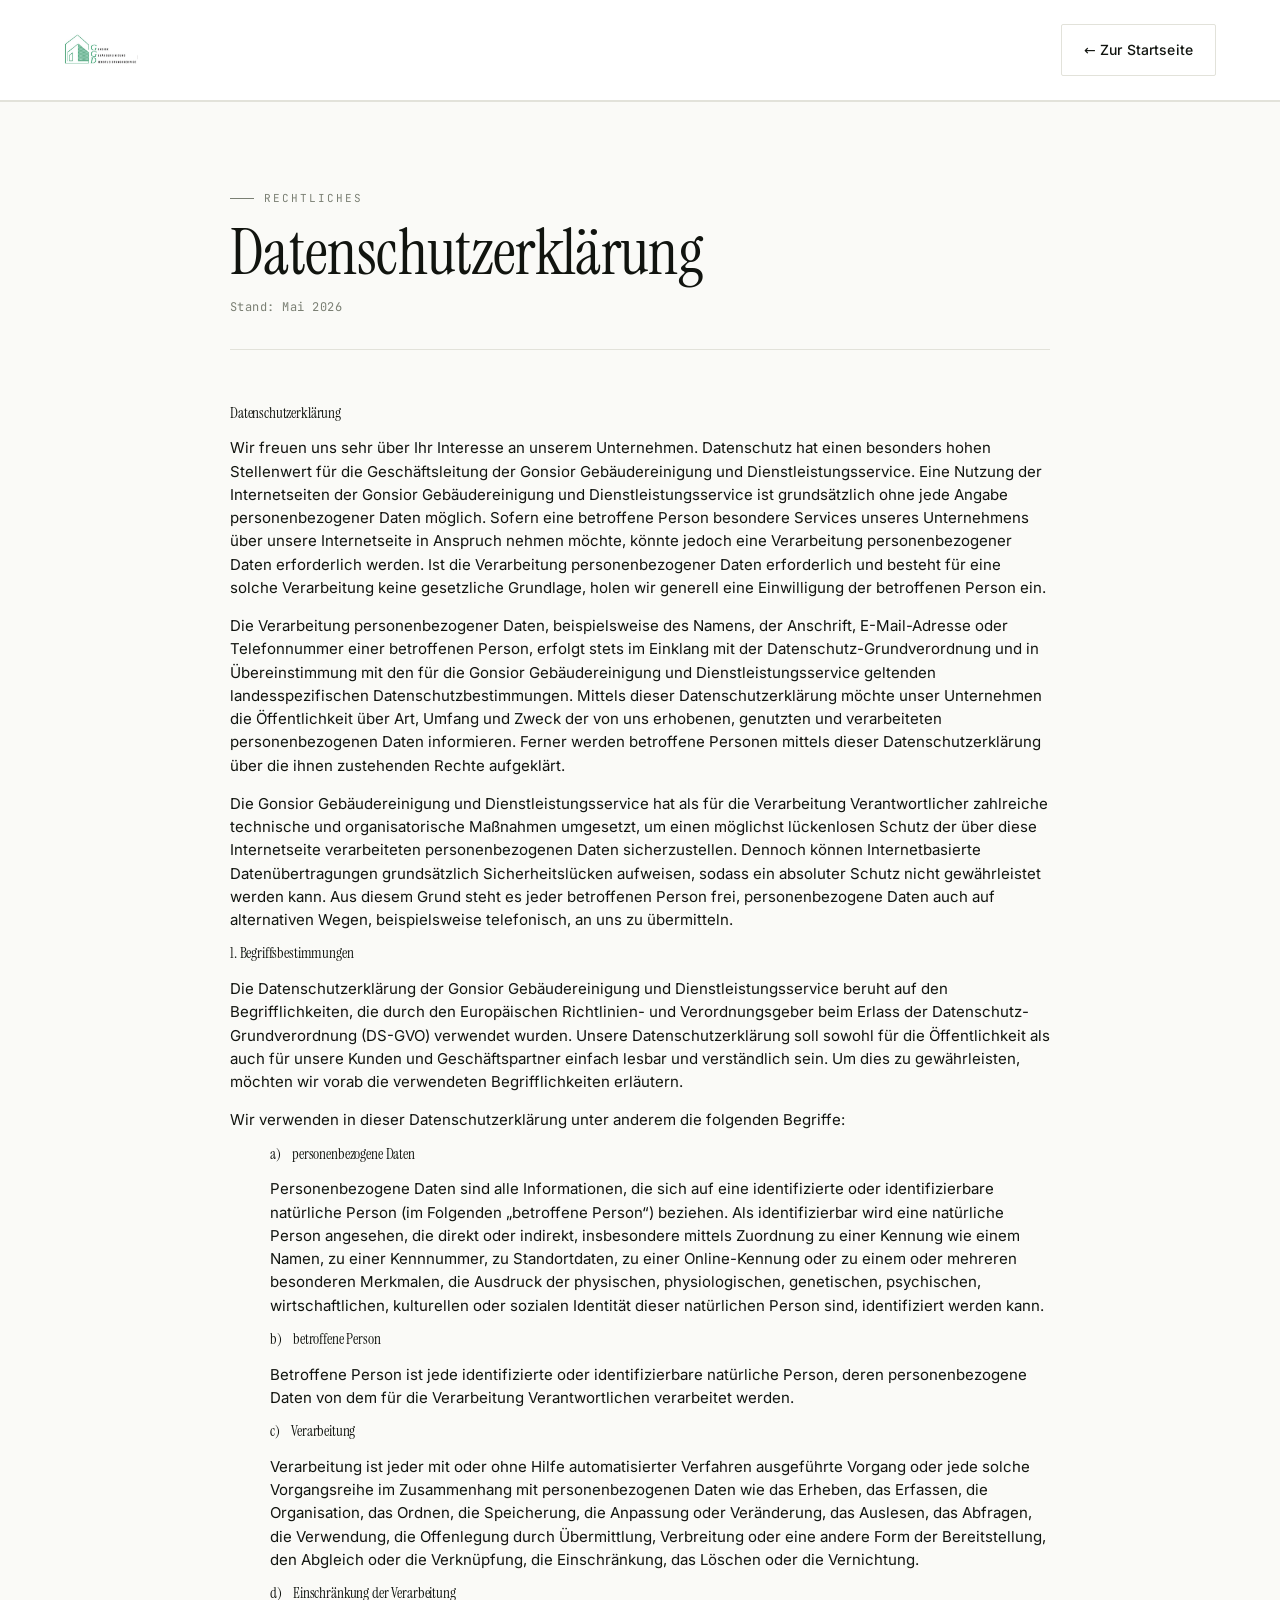
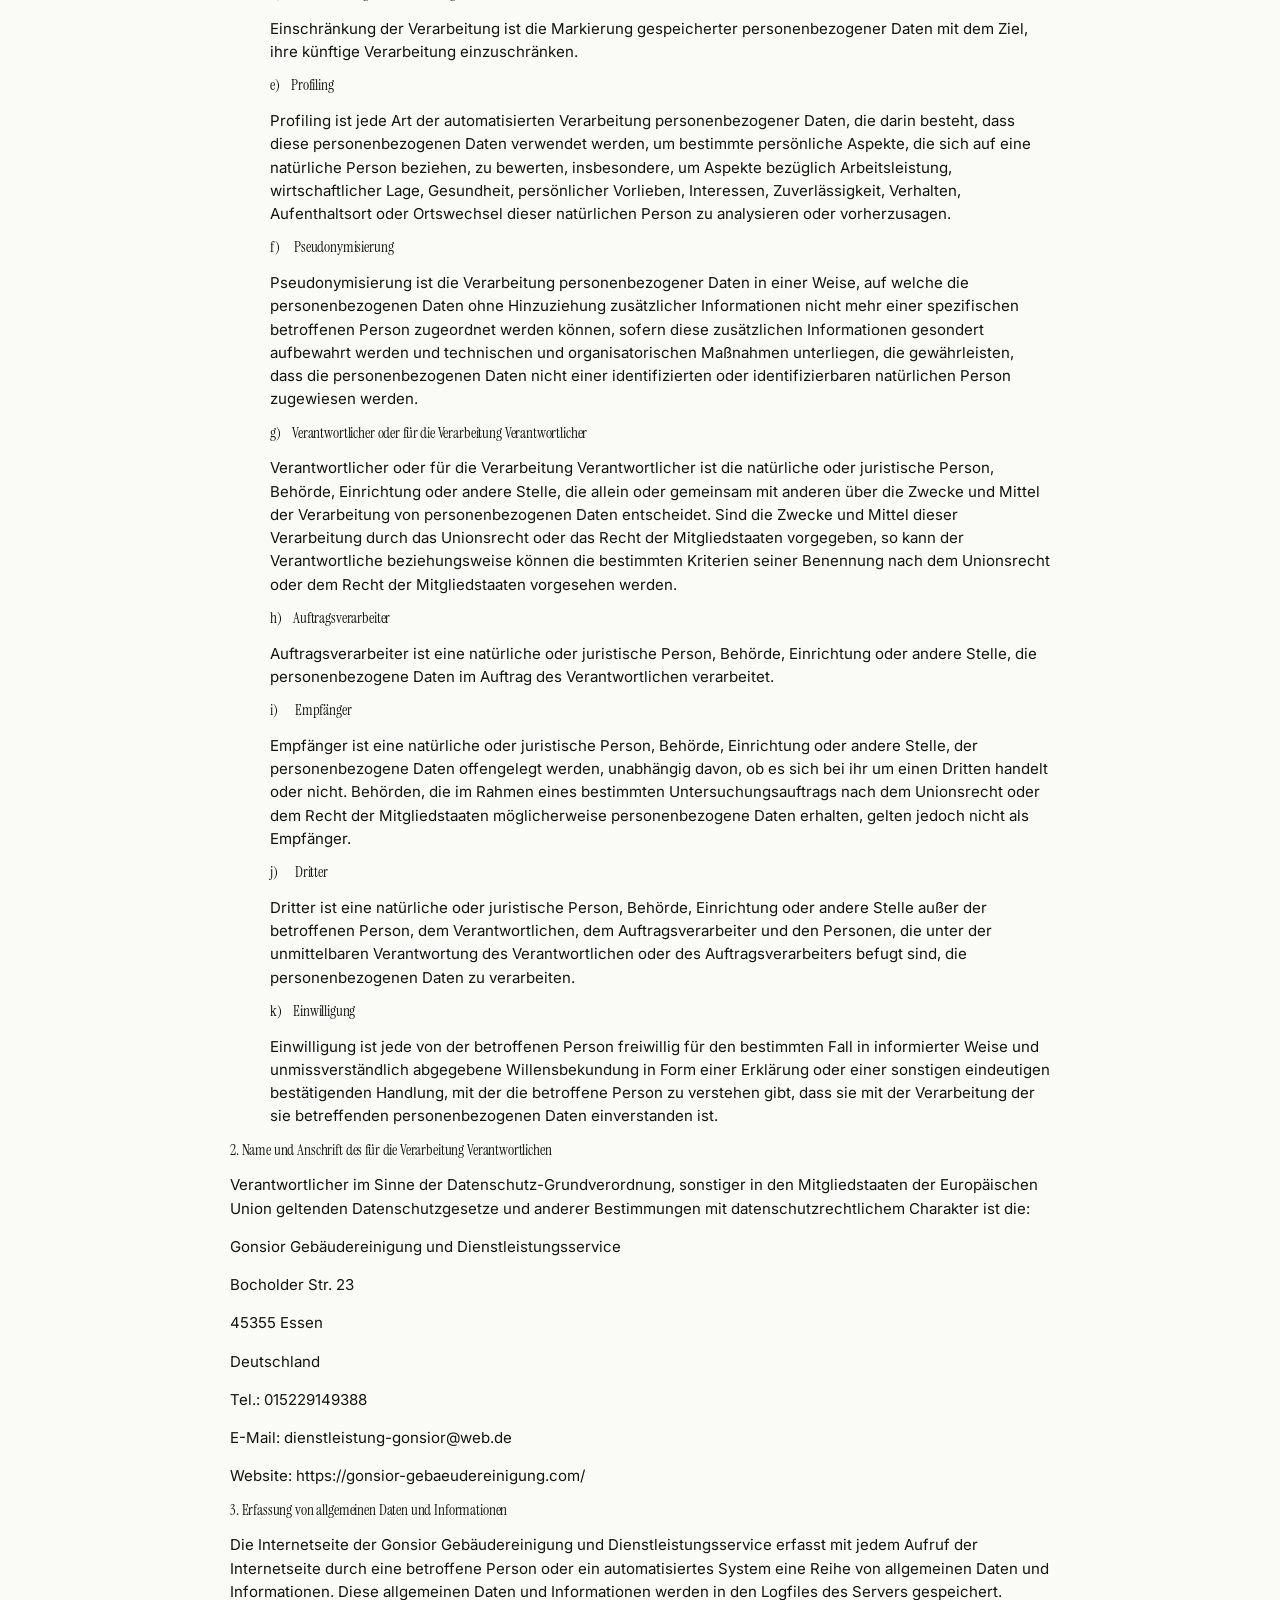
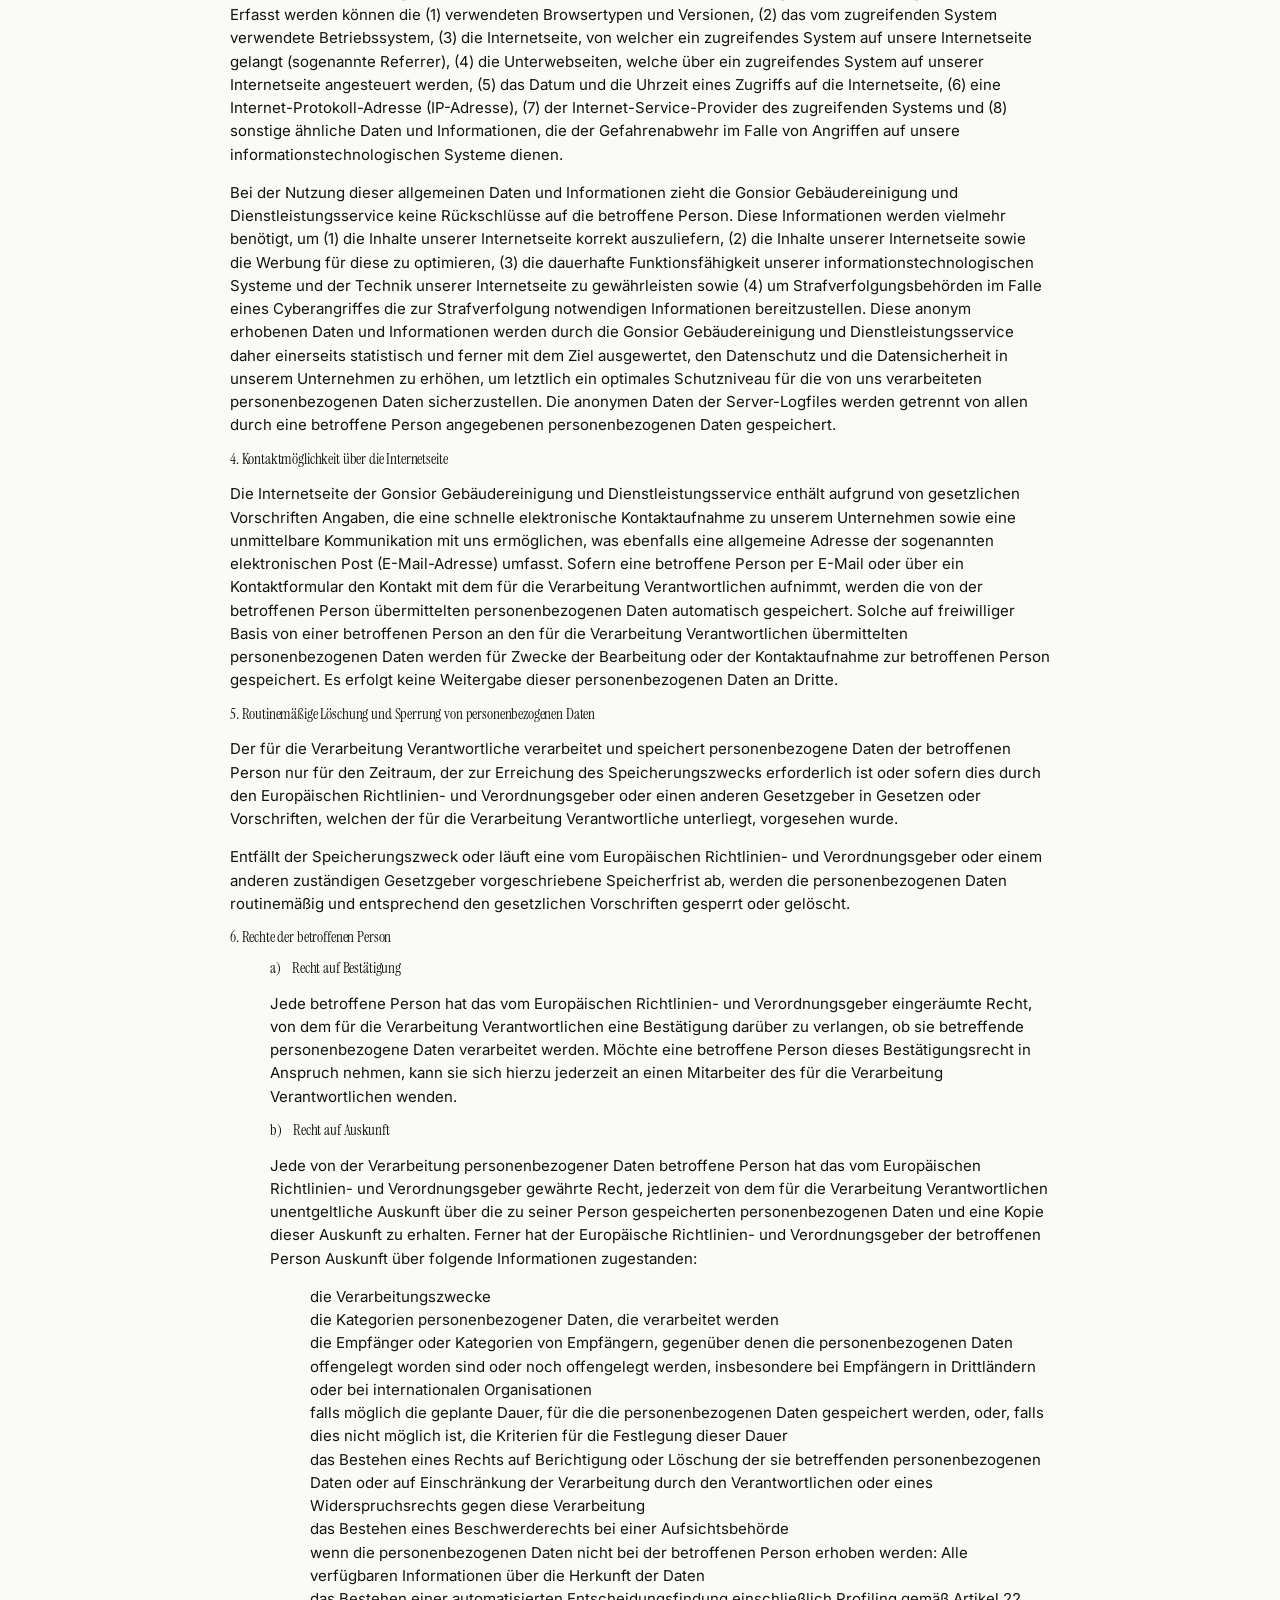
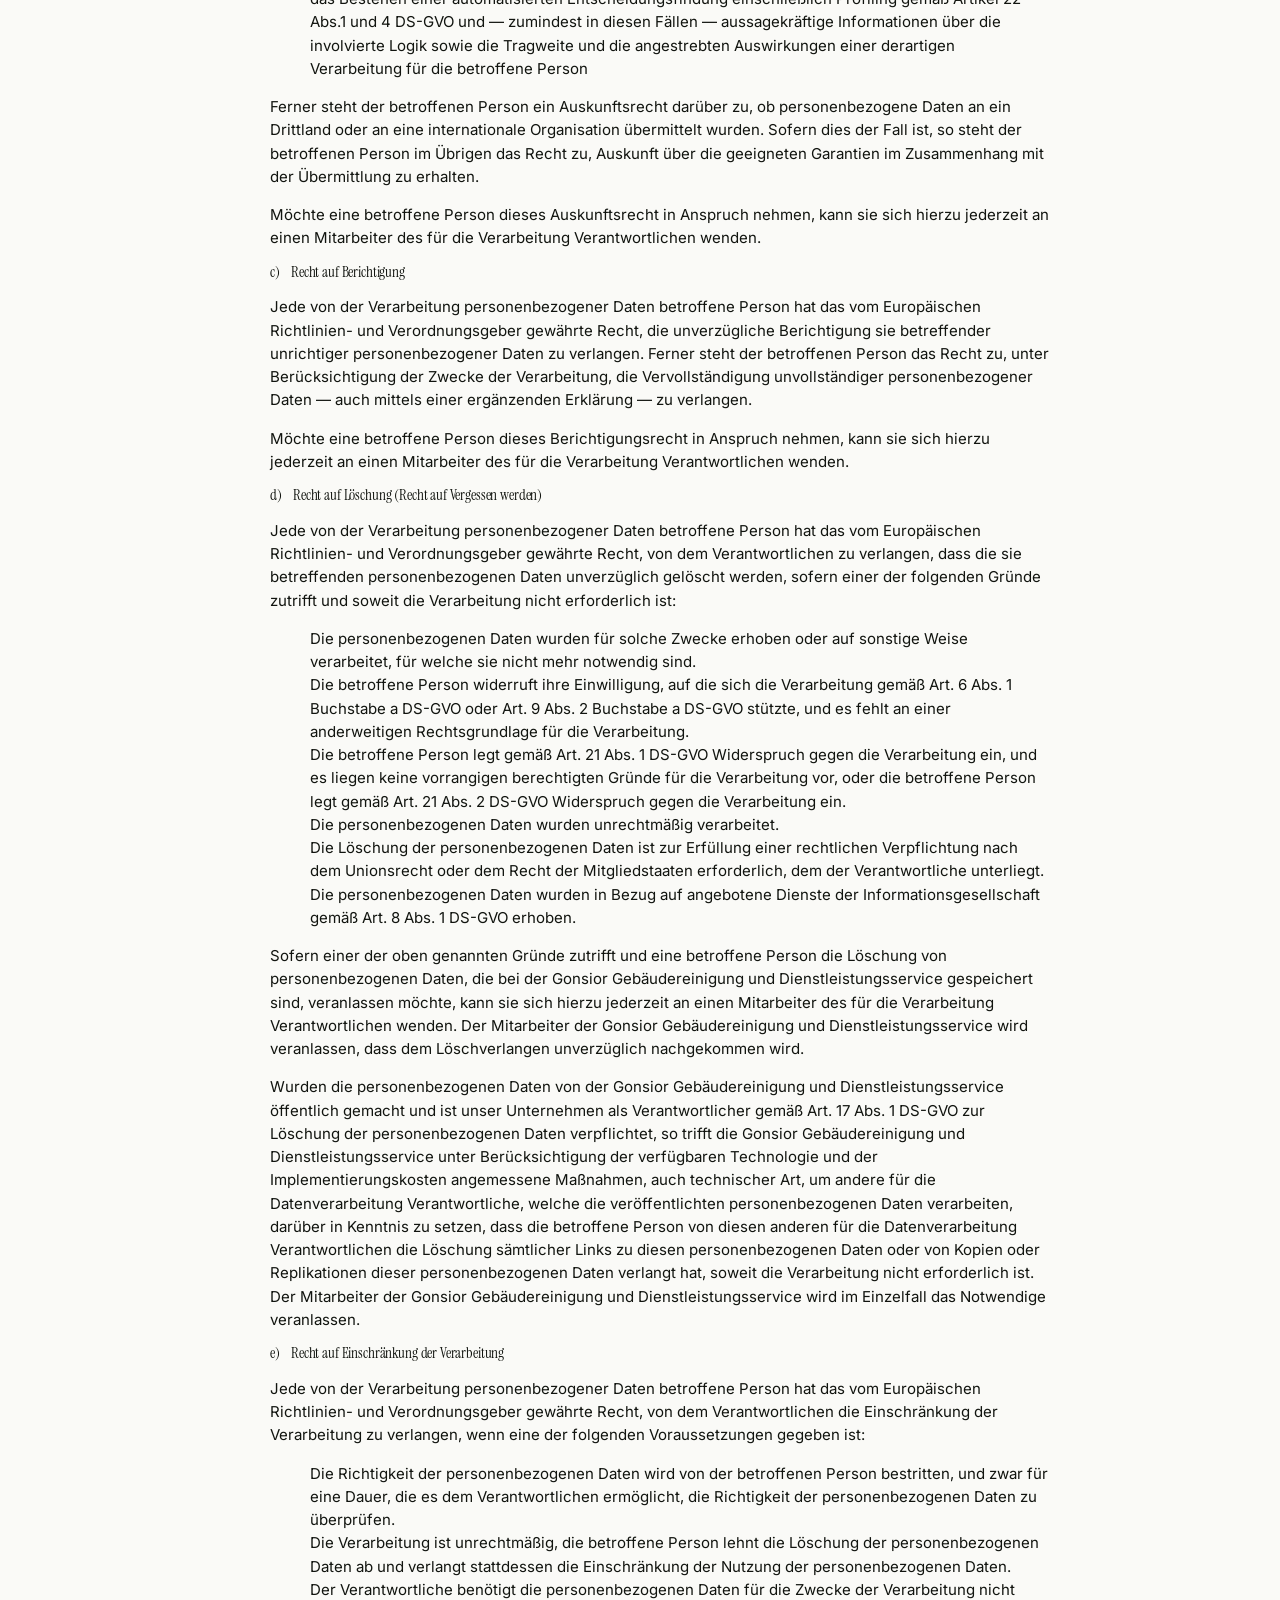
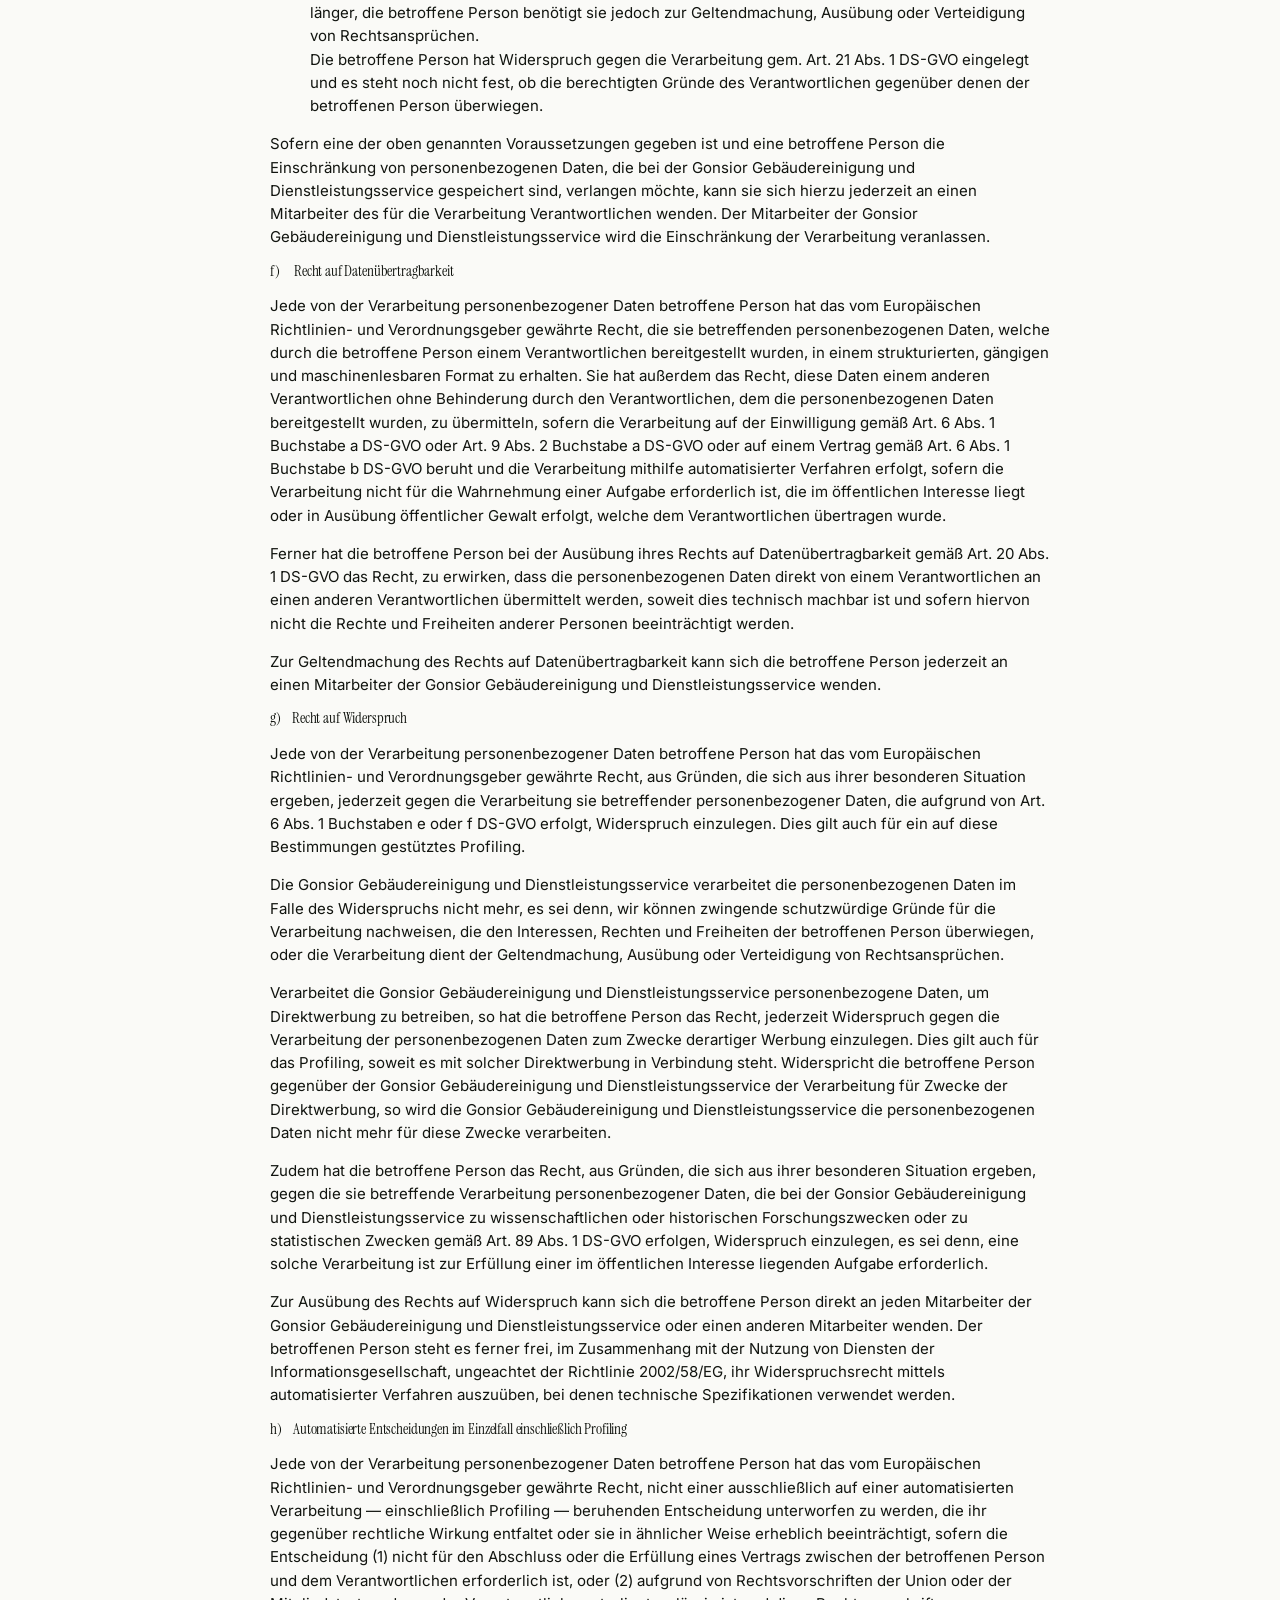
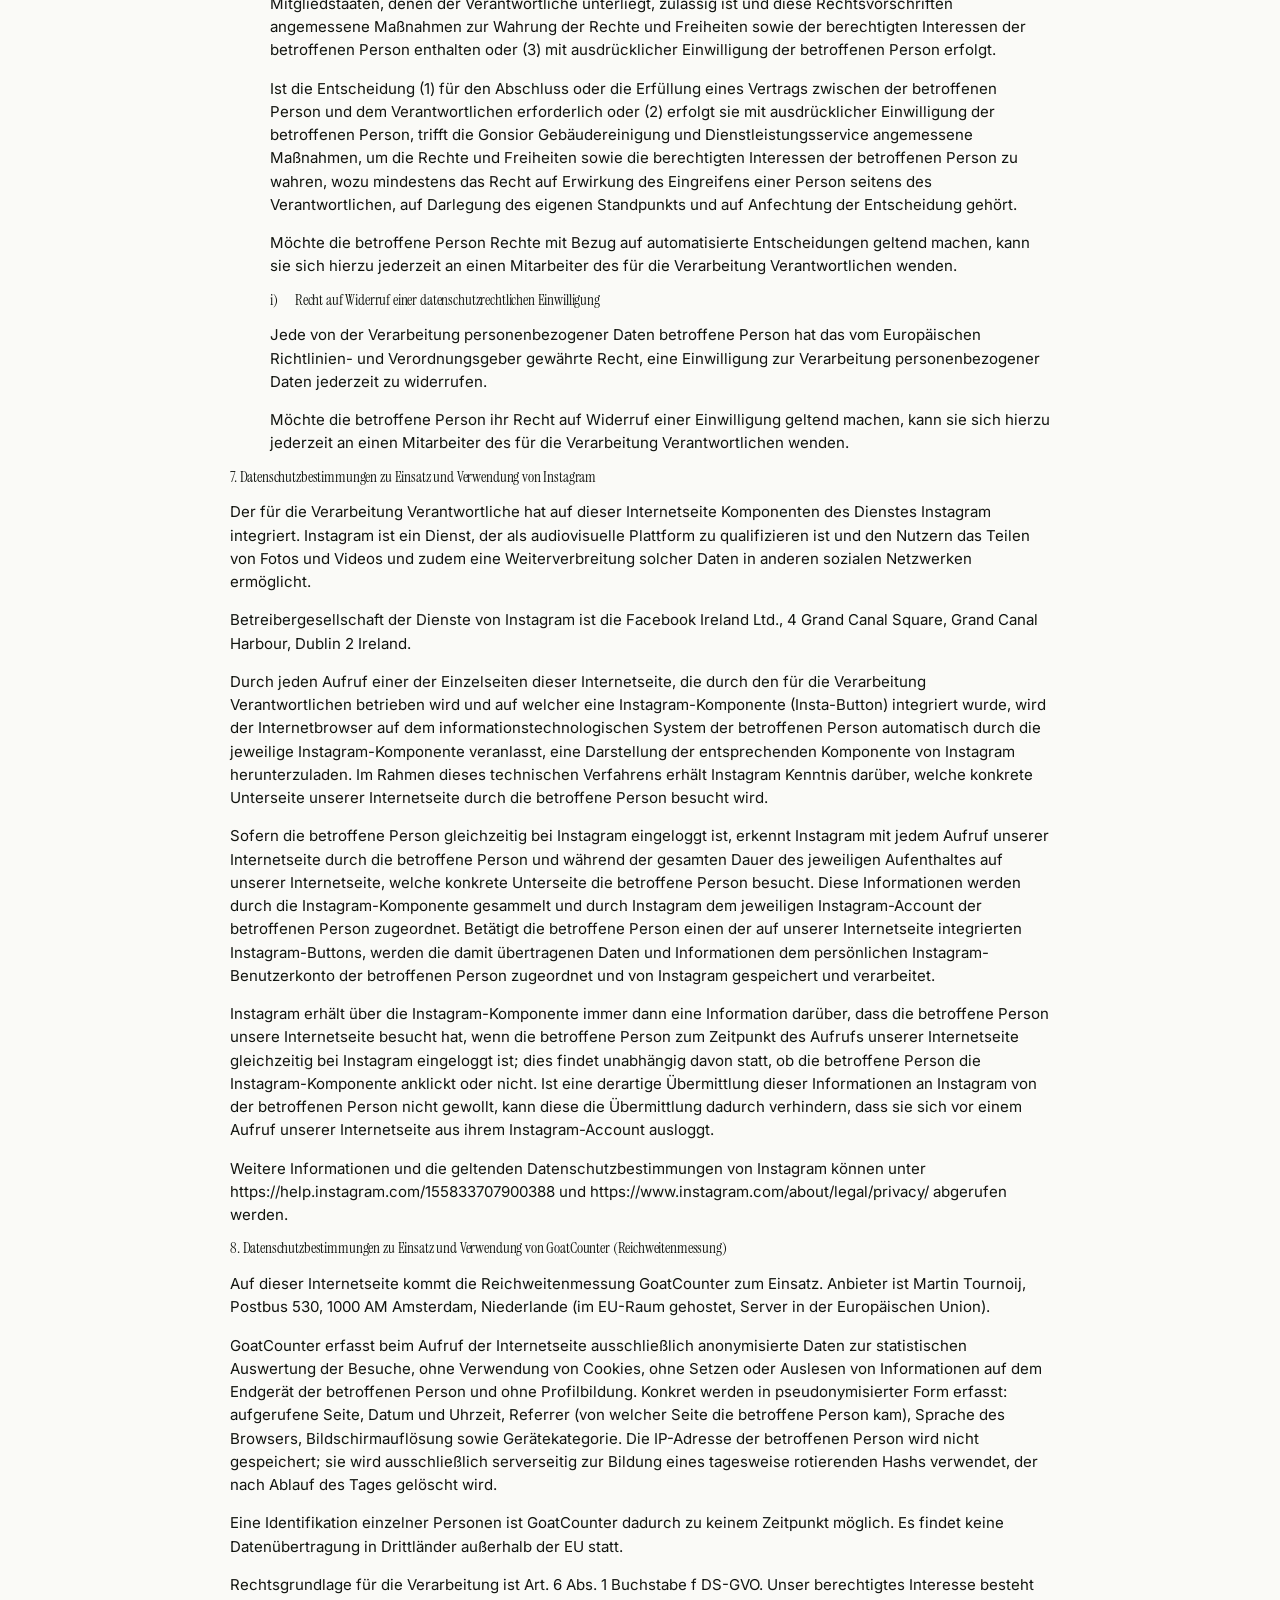
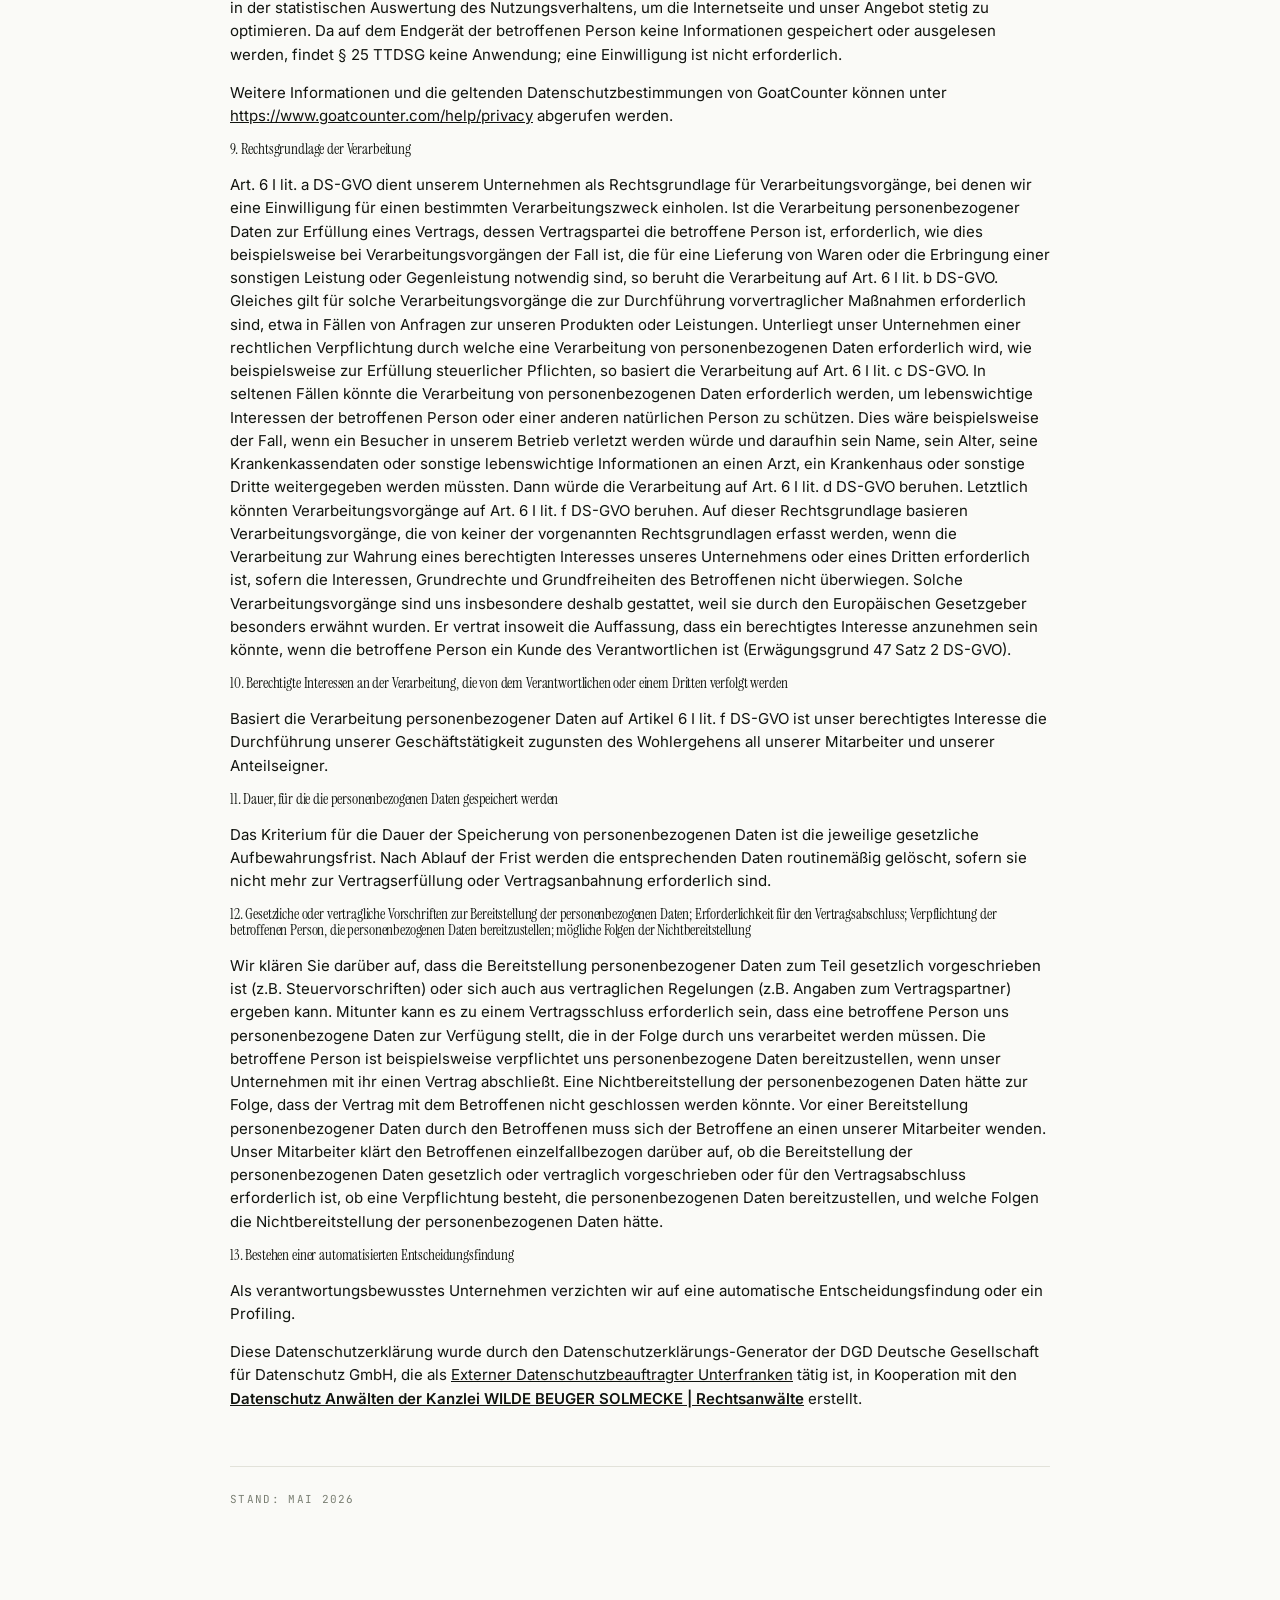
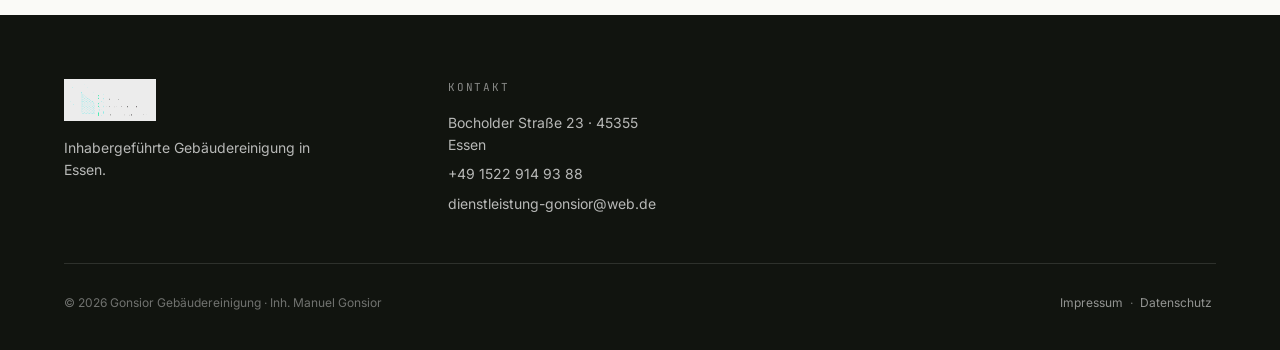
<file: datenschutz.html>
<!doctype html>
<html lang="de">
<head>
<meta charset="utf-8" />
<title>Datenschutzerklärung — Gonsior Gebäudereinigung Essen</title>
<meta name="viewport" content="width=device-width, initial-scale=1" />
<meta name="description" content="Datenschutzerklärung von Gonsior Gebäudereinigung Dienstleistungsservice nach Art. 13 DSGVO." />
<meta name="theme-color" content="#1f3d2b" />
<meta name="robots" content="noindex" />
<link rel="stylesheet" href="styles.css" />
<link rel="icon" type="image/svg+xml" href="data:image/svg+xml;utf8,<svg xmlns='http://www.w3.org/2000/svg' viewBox='0 0 32 32'><rect width='32' height='32' fill='%231f3d2b'/><text x='16' y='23' font-family='serif' font-size='22' fill='white' text-anchor='middle'>G</text></svg>" />
<link rel="apple-touch-icon" sizes="180x180" href="images/apple-touch-icon.png" />
</head>
<body>

<div class="vb-root" data-color="gruen">

  <!-- Slim Header -->
  <nav class="vb-nav vb-nav--legal">
    <a class="vb-logo" href="index.html" aria-label="Zur Startseite">
      <img src="images/logo.png" alt="Gonsior Gebäudereinigung Dienstleistungsservice" width="992" height="454" />
    </a>
    <a href="index.html" class="gn-btn gn-btn--ghost">← Zur Startseite</a>
  </nav>

  <article class="vb-legal">
    <div class="gn-container">
      <header class="vb-legal-head">
        <span class="gn-eyebrow">Rechtliches</span>
        <h1>Datenschutzerklärung</h1>
        <p>Stand: Mai 2026</p>
      </header>

<h4>Datenschutzerklärung</h4>

<p>Wir freuen uns sehr über Ihr Interesse an unserem Unternehmen. Datenschutz hat einen besonders hohen Stellenwert für die Geschäftsleitung der Gonsior Gebäudereinigung und Dienstleistungsservice. Eine Nutzung der Internetseiten der Gonsior Gebäudereinigung und Dienstleistungsservice ist grundsätzlich ohne jede Angabe personenbezogener Daten möglich. Sofern eine betroffene Person besondere Services unseres Unternehmens über unsere Internetseite in Anspruch nehmen möchte, könnte jedoch eine Verarbeitung personenbezogener Daten erforderlich werden. Ist die Verarbeitung personenbezogener Daten erforderlich und besteht für eine solche Verarbeitung keine gesetzliche Grundlage, holen wir generell eine Einwilligung der betroffenen Person ein.</p>

<p>Die Verarbeitung personenbezogener Daten, beispielsweise des Namens, der Anschrift, E-Mail-Adresse oder Telefonnummer einer betroffenen Person, erfolgt stets im Einklang mit der Datenschutz-Grundverordnung und in Übereinstimmung mit den für die Gonsior Gebäudereinigung und Dienstleistungsservice geltenden landesspezifischen Datenschutzbestimmungen. Mittels dieser Datenschutzerklärung möchte unser Unternehmen die Öffentlichkeit über Art, Umfang und Zweck der von uns erhobenen, genutzten und verarbeiteten personenbezogenen Daten informieren. Ferner werden betroffene Personen mittels dieser Datenschutzerklärung über die ihnen zustehenden Rechte aufgeklärt.</p>

<p>Die Gonsior Gebäudereinigung und Dienstleistungsservice hat als für die Verarbeitung Verantwortlicher zahlreiche technische und organisatorische Maßnahmen umgesetzt, um einen möglichst lückenlosen Schutz der über diese Internetseite verarbeiteten personenbezogenen Daten sicherzustellen. Dennoch können Internetbasierte Datenübertragungen grundsätzlich Sicherheitslücken aufweisen, sodass ein absoluter Schutz nicht gewährleistet werden kann. Aus diesem Grund steht es jeder betroffenen Person frei, personenbezogene Daten auch auf alternativen Wegen, beispielsweise telefonisch, an uns zu übermitteln.</p>

<h4>1. Begriffsbestimmungen</h4>
<p>Die Datenschutzerklärung der Gonsior Gebäudereinigung und Dienstleistungsservice beruht auf den Begrifflichkeiten, die durch den Europäischen Richtlinien- und Verordnungsgeber beim Erlass der Datenschutz-Grundverordnung (DS-GVO) verwendet wurden. Unsere Datenschutzerklärung soll sowohl für die Öffentlichkeit als auch für unsere Kunden und Geschäftspartner einfach lesbar und verständlich sein. Um dies zu gewährleisten, möchten wir vorab die verwendeten Begrifflichkeiten erläutern.</p>

<p>Wir verwenden in dieser Datenschutzerklärung unter anderem die folgenden Begriffe:</p>

<ul style="list-style: none">
<li><h4>a)    personenbezogene Daten</h4>
<p>Personenbezogene Daten sind alle Informationen, die sich auf eine identifizierte oder identifizierbare natürliche Person (im Folgenden „betroffene Person“) beziehen. Als identifizierbar wird eine natürliche Person angesehen, die direkt oder indirekt, insbesondere mittels Zuordnung zu einer Kennung wie einem Namen, zu einer Kennnummer, zu Standortdaten, zu einer Online-Kennung oder zu einem oder mehreren besonderen Merkmalen, die Ausdruck der physischen, physiologischen, genetischen, psychischen, wirtschaftlichen, kulturellen oder sozialen Identität dieser natürlichen Person sind, identifiziert werden kann.</p>
</li>
<li><h4>b)    betroffene Person</h4>
<p>Betroffene Person ist jede identifizierte oder identifizierbare natürliche Person, deren personenbezogene Daten von dem für die Verarbeitung Verantwortlichen verarbeitet werden.</p>
</li>
<li><h4>c)    Verarbeitung</h4>
<p>Verarbeitung ist jeder mit oder ohne Hilfe automatisierter Verfahren ausgeführte Vorgang oder jede solche Vorgangsreihe im Zusammenhang mit personenbezogenen Daten wie das Erheben, das Erfassen, die Organisation, das Ordnen, die Speicherung, die Anpassung oder Veränderung, das Auslesen, das Abfragen, die Verwendung, die Offenlegung durch Übermittlung, Verbreitung oder eine andere Form der Bereitstellung, den Abgleich oder die Verknüpfung, die Einschränkung, das Löschen oder die Vernichtung.</p>
</li>
<li><h4>d)    Einschränkung der Verarbeitung</h4>
<p>Einschränkung der Verarbeitung ist die Markierung gespeicherter personenbezogener Daten mit dem Ziel, ihre künftige Verarbeitung einzuschränken.</p>
</li>
<li><h4>e)    Profiling</h4>
<p>Profiling ist jede Art der automatisierten Verarbeitung personenbezogener Daten, die darin besteht, dass diese personenbezogenen Daten verwendet werden, um bestimmte persönliche Aspekte, die sich auf eine natürliche Person beziehen, zu bewerten, insbesondere, um Aspekte bezüglich Arbeitsleistung, wirtschaftlicher Lage, Gesundheit, persönlicher Vorlieben, Interessen, Zuverlässigkeit, Verhalten, Aufenthaltsort oder Ortswechsel dieser natürlichen Person zu analysieren oder vorherzusagen.</p>
</li>
<li><h4>f)     Pseudonymisierung</h4>
<p>Pseudonymisierung ist die Verarbeitung personenbezogener Daten in einer Weise, auf welche die personenbezogenen Daten ohne Hinzuziehung zusätzlicher Informationen nicht mehr einer spezifischen betroffenen Person zugeordnet werden können, sofern diese zusätzlichen Informationen gesondert aufbewahrt werden und technischen und organisatorischen Maßnahmen unterliegen, die gewährleisten, dass die personenbezogenen Daten nicht einer identifizierten oder identifizierbaren natürlichen Person zugewiesen werden.</p>
</li>
<li><h4>g)    Verantwortlicher oder für die Verarbeitung Verantwortlicher</h4>
<p>Verantwortlicher oder für die Verarbeitung Verantwortlicher ist die natürliche oder juristische Person, Behörde, Einrichtung oder andere Stelle, die allein oder gemeinsam mit anderen über die Zwecke und Mittel der Verarbeitung von personenbezogenen Daten entscheidet. Sind die Zwecke und Mittel dieser Verarbeitung durch das Unionsrecht oder das Recht der Mitgliedstaaten vorgegeben, so kann der Verantwortliche beziehungsweise können die bestimmten Kriterien seiner Benennung nach dem Unionsrecht oder dem Recht der Mitgliedstaaten vorgesehen werden.</p>
</li>
<li><h4>h)    Auftragsverarbeiter</h4>
<p>Auftragsverarbeiter ist eine natürliche oder juristische Person, Behörde, Einrichtung oder andere Stelle, die personenbezogene Daten im Auftrag des Verantwortlichen verarbeitet.</p>
</li>
<li><h4>i)      Empfänger</h4>
<p>Empfänger ist eine natürliche oder juristische Person, Behörde, Einrichtung oder andere Stelle, der personenbezogene Daten offengelegt werden, unabhängig davon, ob es sich bei ihr um einen Dritten handelt oder nicht. Behörden, die im Rahmen eines bestimmten Untersuchungsauftrags nach dem Unionsrecht oder dem Recht der Mitgliedstaaten möglicherweise personenbezogene Daten erhalten, gelten jedoch nicht als Empfänger.</p>
</li>
<li><h4>j)      Dritter</h4>
<p>Dritter ist eine natürliche oder juristische Person, Behörde, Einrichtung oder andere Stelle außer der betroffenen Person, dem Verantwortlichen, dem Auftragsverarbeiter und den Personen, die unter der unmittelbaren Verantwortung des Verantwortlichen oder des Auftragsverarbeiters befugt sind, die personenbezogenen Daten zu verarbeiten.</p>
</li>
<li><h4>k)    Einwilligung</h4>
<p>Einwilligung ist jede von der betroffenen Person freiwillig für den bestimmten Fall in informierter Weise und unmissverständlich abgegebene Willensbekundung in Form einer Erklärung oder einer sonstigen eindeutigen bestätigenden Handlung, mit der die betroffene Person zu verstehen gibt, dass sie mit der Verarbeitung der sie betreffenden personenbezogenen Daten einverstanden ist.</p>
</li>
</ul>

<h4>2. Name und Anschrift des für die Verarbeitung Verantwortlichen</h4>
<p>Verantwortlicher im Sinne der Datenschutz-Grundverordnung, sonstiger in den Mitgliedstaaten der Europäischen Union geltenden Datenschutzgesetze und anderer Bestimmungen mit datenschutzrechtlichem Charakter ist die:</p>

<p>Gonsior Gebäudereinigung und Dienstleistungsservice</p>
<p>Bocholder Str. 23</p>
<p>45355 Essen</p>
<p>Deutschland</p>
<p>Tel.: 015229149388</p>
<p>E-Mail: dienstleistung-gonsior@web.de</p>
<p>Website: https://gonsior-gebaeudereinigung.com/</p>

<h4>3. Erfassung von allgemeinen Daten und Informationen</h4>
<p>Die Internetseite der Gonsior Gebäudereinigung und Dienstleistungsservice erfasst mit jedem Aufruf der Internetseite durch eine betroffene Person oder ein automatisiertes System eine Reihe von allgemeinen Daten und Informationen. Diese allgemeinen Daten und Informationen werden in den Logfiles des Servers gespeichert. Erfasst werden können die (1) verwendeten Browsertypen und Versionen, (2) das vom zugreifenden System verwendete Betriebssystem, (3) die Internetseite, von welcher ein zugreifendes System auf unsere Internetseite gelangt (sogenannte Referrer), (4) die Unterwebseiten, welche über ein zugreifendes System auf unserer Internetseite angesteuert werden, (5) das Datum und die Uhrzeit eines Zugriffs auf die Internetseite, (6) eine Internet-Protokoll-Adresse (IP-Adresse), (7) der Internet-Service-Provider des zugreifenden Systems und (8) sonstige ähnliche Daten und Informationen, die der Gefahrenabwehr im Falle von Angriffen auf unsere informationstechnologischen Systeme dienen.</p>

<p>Bei der Nutzung dieser allgemeinen Daten und Informationen zieht die Gonsior Gebäudereinigung und Dienstleistungsservice keine Rückschlüsse auf die betroffene Person. Diese Informationen werden vielmehr benötigt, um (1) die Inhalte unserer Internetseite korrekt auszuliefern, (2) die Inhalte unserer Internetseite sowie die Werbung für diese zu optimieren, (3) die dauerhafte Funktionsfähigkeit unserer informationstechnologischen Systeme und der Technik unserer Internetseite zu gewährleisten sowie (4) um Strafverfolgungsbehörden im Falle eines Cyberangriffes die zur Strafverfolgung notwendigen Informationen bereitzustellen. Diese anonym erhobenen Daten und Informationen werden durch die Gonsior Gebäudereinigung und Dienstleistungsservice daher einerseits statistisch und ferner mit dem Ziel ausgewertet, den Datenschutz und die Datensicherheit in unserem Unternehmen zu erhöhen, um letztlich ein optimales Schutzniveau für die von uns verarbeiteten personenbezogenen Daten sicherzustellen. Die anonymen Daten der Server-Logfiles werden getrennt von allen durch eine betroffene Person angegebenen personenbezogenen Daten gespeichert.</p>

<h4>4. Kontaktmöglichkeit über die Internetseite</h4>
<p>Die Internetseite der Gonsior Gebäudereinigung und Dienstleistungsservice enthält aufgrund von gesetzlichen Vorschriften Angaben, die eine schnelle elektronische Kontaktaufnahme zu unserem Unternehmen sowie eine unmittelbare Kommunikation mit uns ermöglichen, was ebenfalls eine allgemeine Adresse der sogenannten elektronischen Post (E-Mail-Adresse) umfasst. Sofern eine betroffene Person per E-Mail oder über ein Kontaktformular den Kontakt mit dem für die Verarbeitung Verantwortlichen aufnimmt, werden die von der betroffenen Person übermittelten personenbezogenen Daten automatisch gespeichert. Solche auf freiwilliger Basis von einer betroffenen Person an den für die Verarbeitung Verantwortlichen übermittelten personenbezogenen Daten werden für Zwecke der Bearbeitung oder der Kontaktaufnahme zur betroffenen Person gespeichert. Es erfolgt keine Weitergabe dieser personenbezogenen Daten an Dritte.</p>

<h4>5. Routinemäßige Löschung und Sperrung von personenbezogenen Daten</h4>
<p>Der für die Verarbeitung Verantwortliche verarbeitet und speichert personenbezogene Daten der betroffenen Person nur für den Zeitraum, der zur Erreichung des Speicherungszwecks erforderlich ist oder sofern dies durch den Europäischen Richtlinien- und Verordnungsgeber oder einen anderen Gesetzgeber in Gesetzen oder Vorschriften, welchen der für die Verarbeitung Verantwortliche unterliegt, vorgesehen wurde.</p>

<p>Entfällt der Speicherungszweck oder läuft eine vom Europäischen Richtlinien- und Verordnungsgeber oder einem anderen zuständigen Gesetzgeber vorgeschriebene Speicherfrist ab, werden die personenbezogenen Daten routinemäßig und entsprechend den gesetzlichen Vorschriften gesperrt oder gelöscht.</p>

<h4>6. Rechte der betroffenen Person</h4>
<ul style="list-style: none;">
<li><h4>a)    Recht auf Bestätigung</h4>
<p>Jede betroffene Person hat das vom Europäischen Richtlinien- und Verordnungsgeber eingeräumte Recht, von dem für die Verarbeitung Verantwortlichen eine Bestätigung darüber zu verlangen, ob sie betreffende personenbezogene Daten verarbeitet werden. Möchte eine betroffene Person dieses Bestätigungsrecht in Anspruch nehmen, kann sie sich hierzu jederzeit an einen Mitarbeiter des für die Verarbeitung Verantwortlichen wenden.</p>
</li>
<li><h4>b)    Recht auf Auskunft</h4>
<p>Jede von der Verarbeitung personenbezogener Daten betroffene Person hat das vom Europäischen Richtlinien- und Verordnungsgeber gewährte Recht, jederzeit von dem für die Verarbeitung Verantwortlichen unentgeltliche Auskunft über die zu seiner Person gespeicherten personenbezogenen Daten und eine Kopie dieser Auskunft zu erhalten. Ferner hat der Europäische Richtlinien- und Verordnungsgeber der betroffenen Person Auskunft über folgende Informationen zugestanden:</p>

<ul style="list-style: none;">
<li>die Verarbeitungszwecke</li>
<li>die Kategorien personenbezogener Daten, die verarbeitet werden</li>
<li>die Empfänger oder Kategorien von Empfängern, gegenüber denen die personenbezogenen Daten offengelegt worden sind oder noch offengelegt werden, insbesondere bei Empfängern in Drittländern oder bei internationalen Organisationen</li>
<li>falls möglich die geplante Dauer, für die die personenbezogenen Daten gespeichert werden, oder, falls dies nicht möglich ist, die Kriterien für die Festlegung dieser Dauer</li>
<li>das Bestehen eines Rechts auf Berichtigung oder Löschung der sie betreffenden personenbezogenen Daten oder auf Einschränkung der Verarbeitung durch den Verantwortlichen oder eines Widerspruchsrechts gegen diese Verarbeitung</li>
<li>das Bestehen eines Beschwerderechts bei einer Aufsichtsbehörde</li>
<li>wenn die personenbezogenen Daten nicht bei der betroffenen Person erhoben werden: Alle verfügbaren Informationen über die Herkunft der Daten</li>
<li>das Bestehen einer automatisierten Entscheidungsfindung einschließlich Profiling gemäß Artikel 22 Abs.1 und 4 DS-GVO und — zumindest in diesen Fällen — aussagekräftige Informationen über die involvierte Logik sowie die Tragweite und die angestrebten Auswirkungen einer derartigen Verarbeitung für die betroffene Person</li>

</ul>
<p>Ferner steht der betroffenen Person ein Auskunftsrecht darüber zu, ob personenbezogene Daten an ein Drittland oder an eine internationale Organisation übermittelt wurden. Sofern dies der Fall ist, so steht der betroffenen Person im Übrigen das Recht zu, Auskunft über die geeigneten Garantien im Zusammenhang mit der Übermittlung zu erhalten.</p>

<p>Möchte eine betroffene Person dieses Auskunftsrecht in Anspruch nehmen, kann sie sich hierzu jederzeit an einen Mitarbeiter des für die Verarbeitung Verantwortlichen wenden.</p>
</li>
<li><h4>c)    Recht auf Berichtigung</h4>
<p>Jede von der Verarbeitung personenbezogener Daten betroffene Person hat das vom Europäischen Richtlinien- und Verordnungsgeber gewährte Recht, die unverzügliche Berichtigung sie betreffender unrichtiger personenbezogener Daten zu verlangen. Ferner steht der betroffenen Person das Recht zu, unter Berücksichtigung der Zwecke der Verarbeitung, die Vervollständigung unvollständiger personenbezogener Daten — auch mittels einer ergänzenden Erklärung — zu verlangen.</p>

<p>Möchte eine betroffene Person dieses Berichtigungsrecht in Anspruch nehmen, kann sie sich hierzu jederzeit an einen Mitarbeiter des für die Verarbeitung Verantwortlichen wenden.</p></li>
<li>
<h4>d)    Recht auf Löschung (Recht auf Vergessen werden)</h4>
<p>Jede von der Verarbeitung personenbezogener Daten betroffene Person hat das vom Europäischen Richtlinien- und Verordnungsgeber gewährte Recht, von dem Verantwortlichen zu verlangen, dass die sie betreffenden personenbezogenen Daten unverzüglich gelöscht werden, sofern einer der folgenden Gründe zutrifft und soweit die Verarbeitung nicht erforderlich ist:</p>

<ul style="list-style: none;">
<li>Die personenbezogenen Daten wurden für solche Zwecke erhoben oder auf sonstige Weise verarbeitet, für welche sie nicht mehr notwendig sind.</li>
<li>Die betroffene Person widerruft ihre Einwilligung, auf die sich die Verarbeitung gemäß Art. 6 Abs. 1 Buchstabe a DS-GVO oder Art. 9 Abs. 2 Buchstabe a DS-GVO stützte, und es fehlt an einer anderweitigen Rechtsgrundlage für die Verarbeitung.</li>
<li>Die betroffene Person legt gemäß Art. 21 Abs. 1 DS-GVO Widerspruch gegen die Verarbeitung ein, und es liegen keine vorrangigen berechtigten Gründe für die Verarbeitung vor, oder die betroffene Person legt gemäß Art. 21 Abs. 2 DS-GVO Widerspruch gegen die Verarbeitung ein.</li>
<li>Die personenbezogenen Daten wurden unrechtmäßig verarbeitet.</li>
<li>Die Löschung der personenbezogenen Daten ist zur Erfüllung einer rechtlichen Verpflichtung nach dem Unionsrecht oder dem Recht der Mitgliedstaaten erforderlich, dem der Verantwortliche unterliegt.</li>
<li>Die personenbezogenen Daten wurden in Bezug auf angebotene Dienste der Informationsgesellschaft gemäß Art. 8 Abs. 1 DS-GVO erhoben.</li>

</ul>
<p>Sofern einer der oben genannten Gründe zutrifft und eine betroffene Person die Löschung von personenbezogenen Daten, die bei der Gonsior Gebäudereinigung und Dienstleistungsservice gespeichert sind, veranlassen möchte, kann sie sich hierzu jederzeit an einen Mitarbeiter des für die Verarbeitung Verantwortlichen wenden. Der Mitarbeiter der Gonsior Gebäudereinigung und Dienstleistungsservice wird veranlassen, dass dem Löschverlangen unverzüglich nachgekommen wird.</p>

<p>Wurden die personenbezogenen Daten von der Gonsior Gebäudereinigung und Dienstleistungsservice öffentlich gemacht und ist unser Unternehmen als Verantwortlicher gemäß Art. 17 Abs. 1 DS-GVO zur Löschung der personenbezogenen Daten verpflichtet, so trifft die Gonsior Gebäudereinigung und Dienstleistungsservice unter Berücksichtigung der verfügbaren Technologie und der Implementierungskosten angemessene Maßnahmen, auch technischer Art, um andere für die Datenverarbeitung Verantwortliche, welche die veröffentlichten personenbezogenen Daten verarbeiten, darüber in Kenntnis zu setzen, dass die betroffene Person von diesen anderen für die Datenverarbeitung Verantwortlichen die Löschung sämtlicher Links zu diesen personenbezogenen Daten oder von Kopien oder Replikationen dieser personenbezogenen Daten verlangt hat, soweit die Verarbeitung nicht erforderlich ist. Der Mitarbeiter der Gonsior Gebäudereinigung und Dienstleistungsservice wird im Einzelfall das Notwendige veranlassen.</p>
</li>
<li><h4>e)    Recht auf Einschränkung der Verarbeitung</h4>
<p>Jede von der Verarbeitung personenbezogener Daten betroffene Person hat das vom Europäischen Richtlinien- und Verordnungsgeber gewährte Recht, von dem Verantwortlichen die Einschränkung der Verarbeitung zu verlangen, wenn eine der folgenden Voraussetzungen gegeben ist:</p>

<ul style="list-style: none;">
<li>Die Richtigkeit der personenbezogenen Daten wird von der betroffenen Person bestritten, und zwar für eine Dauer, die es dem Verantwortlichen ermöglicht, die Richtigkeit der personenbezogenen Daten zu überprüfen.</li>
<li>Die Verarbeitung ist unrechtmäßig, die betroffene Person lehnt die Löschung der personenbezogenen Daten ab und verlangt stattdessen die Einschränkung der Nutzung der personenbezogenen Daten.</li>
<li>Der Verantwortliche benötigt die personenbezogenen Daten für die Zwecke der Verarbeitung nicht länger, die betroffene Person benötigt sie jedoch zur Geltendmachung, Ausübung oder Verteidigung von Rechtsansprüchen.</li>
<li>Die betroffene Person hat Widerspruch gegen die Verarbeitung gem. Art. 21 Abs. 1 DS-GVO eingelegt und es steht noch nicht fest, ob die berechtigten Gründe des Verantwortlichen gegenüber denen der betroffenen Person überwiegen.</li>

</ul>
<p>Sofern eine der oben genannten Voraussetzungen gegeben ist und eine betroffene Person die Einschränkung von personenbezogenen Daten, die bei der Gonsior Gebäudereinigung und Dienstleistungsservice gespeichert sind, verlangen möchte, kann sie sich hierzu jederzeit an einen Mitarbeiter des für die Verarbeitung Verantwortlichen wenden. Der Mitarbeiter der Gonsior Gebäudereinigung und Dienstleistungsservice wird die Einschränkung der Verarbeitung veranlassen.</p>
</li>
<li><h4>f)     Recht auf Datenübertragbarkeit</h4>
<p>Jede von der Verarbeitung personenbezogener Daten betroffene Person hat das vom Europäischen Richtlinien- und Verordnungsgeber gewährte Recht, die sie betreffenden personenbezogenen Daten, welche durch die betroffene Person einem Verantwortlichen bereitgestellt wurden, in einem strukturierten, gängigen und maschinenlesbaren Format zu erhalten. Sie hat außerdem das Recht, diese Daten einem anderen Verantwortlichen ohne Behinderung durch den Verantwortlichen, dem die personenbezogenen Daten bereitgestellt wurden, zu übermitteln, sofern die Verarbeitung auf der Einwilligung gemäß Art. 6 Abs. 1 Buchstabe a DS-GVO oder Art. 9 Abs. 2 Buchstabe a DS-GVO oder auf einem Vertrag gemäß Art. 6 Abs. 1 Buchstabe b DS-GVO beruht und die Verarbeitung mithilfe automatisierter Verfahren erfolgt, sofern die Verarbeitung nicht für die Wahrnehmung einer Aufgabe erforderlich ist, die im öffentlichen Interesse liegt oder in Ausübung öffentlicher Gewalt erfolgt, welche dem Verantwortlichen übertragen wurde.</p>

<p>Ferner hat die betroffene Person bei der Ausübung ihres Rechts auf Datenübertragbarkeit gemäß Art. 20 Abs. 1 DS-GVO das Recht, zu erwirken, dass die personenbezogenen Daten direkt von einem Verantwortlichen an einen anderen Verantwortlichen übermittelt werden, soweit dies technisch machbar ist und sofern hiervon nicht die Rechte und Freiheiten anderer Personen beeinträchtigt werden.</p>

<p>Zur Geltendmachung des Rechts auf Datenübertragbarkeit kann sich die betroffene Person jederzeit an einen Mitarbeiter der Gonsior Gebäudereinigung und Dienstleistungsservice wenden.</p>

</li>
<li>
<h4>g)    Recht auf Widerspruch</h4>
<p>Jede von der Verarbeitung personenbezogener Daten betroffene Person hat das vom Europäischen Richtlinien- und Verordnungsgeber gewährte Recht, aus Gründen, die sich aus ihrer besonderen Situation ergeben, jederzeit gegen die Verarbeitung sie betreffender personenbezogener Daten, die aufgrund von Art. 6 Abs. 1 Buchstaben e oder f DS-GVO erfolgt, Widerspruch einzulegen. Dies gilt auch für ein auf diese Bestimmungen gestütztes Profiling.</p>

<p>Die Gonsior Gebäudereinigung und Dienstleistungsservice verarbeitet die personenbezogenen Daten im Falle des Widerspruchs nicht mehr, es sei denn, wir können zwingende schutzwürdige Gründe für die Verarbeitung nachweisen, die den Interessen, Rechten und Freiheiten der betroffenen Person überwiegen, oder die Verarbeitung dient der Geltendmachung, Ausübung oder Verteidigung von Rechtsansprüchen.</p>

<p>Verarbeitet die Gonsior Gebäudereinigung und Dienstleistungsservice personenbezogene Daten, um Direktwerbung zu betreiben, so hat die betroffene Person das Recht, jederzeit Widerspruch gegen die Verarbeitung der personenbezogenen Daten zum Zwecke derartiger Werbung einzulegen. Dies gilt auch für das Profiling, soweit es mit solcher Direktwerbung in Verbindung steht. Widerspricht die betroffene Person gegenüber der Gonsior Gebäudereinigung und Dienstleistungsservice der Verarbeitung für Zwecke der Direktwerbung, so wird die Gonsior Gebäudereinigung und Dienstleistungsservice die personenbezogenen Daten nicht mehr für diese Zwecke verarbeiten.</p>

<p>Zudem hat die betroffene Person das Recht, aus Gründen, die sich aus ihrer besonderen Situation ergeben, gegen die sie betreffende Verarbeitung personenbezogener Daten, die bei der Gonsior Gebäudereinigung und Dienstleistungsservice zu wissenschaftlichen oder historischen Forschungszwecken oder zu statistischen Zwecken gemäß Art. 89 Abs. 1 DS-GVO erfolgen, Widerspruch einzulegen, es sei denn, eine solche Verarbeitung ist zur Erfüllung einer im öffentlichen Interesse liegenden Aufgabe erforderlich.</p>

<p>Zur Ausübung des Rechts auf Widerspruch kann sich die betroffene Person direkt an jeden Mitarbeiter der Gonsior Gebäudereinigung und Dienstleistungsservice oder einen anderen Mitarbeiter wenden. Der betroffenen Person steht es ferner frei, im Zusammenhang mit der Nutzung von Diensten der Informationsgesellschaft, ungeachtet der Richtlinie 2002/58/EG, ihr Widerspruchsrecht mittels automatisierter Verfahren auszuüben, bei denen technische Spezifikationen verwendet werden.</p>
</li>
<li><h4>h)    Automatisierte Entscheidungen im Einzelfall einschließlich Profiling</h4>
<p>Jede von der Verarbeitung personenbezogener Daten betroffene Person hat das vom Europäischen Richtlinien- und Verordnungsgeber gewährte Recht, nicht einer ausschließlich auf einer automatisierten Verarbeitung — einschließlich Profiling — beruhenden Entscheidung unterworfen zu werden, die ihr gegenüber rechtliche Wirkung entfaltet oder sie in ähnlicher Weise erheblich beeinträchtigt, sofern die Entscheidung (1) nicht für den Abschluss oder die Erfüllung eines Vertrags zwischen der betroffenen Person und dem Verantwortlichen erforderlich ist, oder (2) aufgrund von Rechtsvorschriften der Union oder der Mitgliedstaaten, denen der Verantwortliche unterliegt, zulässig ist und diese Rechtsvorschriften angemessene Maßnahmen zur Wahrung der Rechte und Freiheiten sowie der berechtigten Interessen der betroffenen Person enthalten oder (3) mit ausdrücklicher Einwilligung der betroffenen Person erfolgt.</p>

<p>Ist die Entscheidung (1) für den Abschluss oder die Erfüllung eines Vertrags zwischen der betroffenen Person und dem Verantwortlichen erforderlich oder (2) erfolgt sie mit ausdrücklicher Einwilligung der betroffenen Person, trifft die Gonsior Gebäudereinigung und Dienstleistungsservice angemessene Maßnahmen, um die Rechte und Freiheiten sowie die berechtigten Interessen der betroffenen Person zu wahren, wozu mindestens das Recht auf Erwirkung des Eingreifens einer Person seitens des Verantwortlichen, auf Darlegung des eigenen Standpunkts und auf Anfechtung der Entscheidung gehört.</p>

<p>Möchte die betroffene Person Rechte mit Bezug auf automatisierte Entscheidungen geltend machen, kann sie sich hierzu jederzeit an einen Mitarbeiter des für die Verarbeitung Verantwortlichen wenden.</p>

</li>
<li><h4>i)      Recht auf Widerruf einer datenschutzrechtlichen Einwilligung</h4>
<p>Jede von der Verarbeitung personenbezogener Daten betroffene Person hat das vom Europäischen Richtlinien- und Verordnungsgeber gewährte Recht, eine Einwilligung zur Verarbeitung personenbezogener Daten jederzeit zu widerrufen.</p>

<p>Möchte die betroffene Person ihr Recht auf Widerruf einer Einwilligung geltend machen, kann sie sich hierzu jederzeit an einen Mitarbeiter des für die Verarbeitung Verantwortlichen wenden.</p>

</li>
</ul>
<h4>7. Datenschutzbestimmungen zu Einsatz und Verwendung von Instagram</h4>
<p>Der für die Verarbeitung Verantwortliche hat auf dieser Internetseite Komponenten des Dienstes Instagram integriert. Instagram ist ein Dienst, der als audiovisuelle Plattform zu qualifizieren ist und den Nutzern das Teilen von Fotos und Videos und zudem eine Weiterverbreitung solcher Daten in anderen sozialen Netzwerken ermöglicht.</p>

<p>Betreibergesellschaft der Dienste von Instagram ist die Facebook Ireland Ltd., 4 Grand Canal Square, Grand Canal Harbour, Dublin 2 Ireland.</p>

<p>Durch jeden Aufruf einer der Einzelseiten dieser Internetseite, die durch den für die Verarbeitung Verantwortlichen betrieben wird und auf welcher eine Instagram-Komponente (Insta-Button) integriert wurde, wird der Internetbrowser auf dem informationstechnologischen System der betroffenen Person automatisch durch die jeweilige Instagram-Komponente veranlasst, eine Darstellung der entsprechenden Komponente von Instagram herunterzuladen. Im Rahmen dieses technischen Verfahrens erhält Instagram Kenntnis darüber, welche konkrete Unterseite unserer Internetseite durch die betroffene Person besucht wird.</p>

<p>Sofern die betroffene Person gleichzeitig bei Instagram eingeloggt ist, erkennt Instagram mit jedem Aufruf unserer Internetseite durch die betroffene Person und während der gesamten Dauer des jeweiligen Aufenthaltes auf unserer Internetseite, welche konkrete Unterseite die betroffene Person besucht. Diese Informationen werden durch die Instagram-Komponente gesammelt und durch Instagram dem jeweiligen Instagram-Account der betroffenen Person zugeordnet. Betätigt die betroffene Person einen der auf unserer Internetseite integrierten Instagram-Buttons, werden die damit übertragenen Daten und Informationen dem persönlichen Instagram-Benutzerkonto der betroffenen Person zugeordnet und von Instagram gespeichert und verarbeitet.</p>

<p>Instagram erhält über die Instagram-Komponente immer dann eine Information darüber, dass die betroffene Person unsere Internetseite besucht hat, wenn die betroffene Person zum Zeitpunkt des Aufrufs unserer Internetseite gleichzeitig bei Instagram eingeloggt ist; dies findet unabhängig davon statt, ob die betroffene Person die Instagram-Komponente anklickt oder nicht. Ist eine derartige Übermittlung dieser Informationen an Instagram von der betroffenen Person nicht gewollt, kann diese die Übermittlung dadurch verhindern, dass sie sich vor einem Aufruf unserer Internetseite aus ihrem Instagram-Account ausloggt.</p>

<p>Weitere Informationen und die geltenden Datenschutzbestimmungen von Instagram können unter https://help.instagram.com/155833707900388 und https://www.instagram.com/about/legal/privacy/ abgerufen werden.</p>

<h4>8. Datenschutzbestimmungen zu Einsatz und Verwendung von GoatCounter (Reichweitenmessung)</h4>
<p>Auf dieser Internetseite kommt die Reichweitenmessung GoatCounter zum Einsatz. Anbieter ist Martin Tournoij, Postbus 530, 1000 AM Amsterdam, Niederlande (im EU-Raum gehostet, Server in der Europäischen Union).</p>

<p>GoatCounter erfasst beim Aufruf der Internetseite ausschließlich anonymisierte Daten zur statistischen Auswertung der Besuche, ohne Verwendung von Cookies, ohne Setzen oder Auslesen von Informationen auf dem Endgerät der betroffenen Person und ohne Profilbildung. Konkret werden in pseudonymisierter Form erfasst: aufgerufene Seite, Datum und Uhrzeit, Referrer (von welcher Seite die betroffene Person kam), Sprache des Browsers, Bildschirmauflösung sowie Gerätekategorie. Die IP-Adresse der betroffenen Person wird nicht gespeichert; sie wird ausschließlich serverseitig zur Bildung eines tagesweise rotierenden Hashs verwendet, der nach Ablauf des Tages gelöscht wird.</p>

<p>Eine Identifikation einzelner Personen ist GoatCounter dadurch zu keinem Zeitpunkt möglich. Es findet keine Datenübertragung in Drittländer außerhalb der EU statt.</p>

<p>Rechtsgrundlage für die Verarbeitung ist Art. 6 Abs. 1 Buchstabe f DS-GVO. Unser berechtigtes Interesse besteht in der statistischen Auswertung des Nutzungsverhaltens, um die Internetseite und unser Angebot stetig zu optimieren. Da auf dem Endgerät der betroffenen Person keine Informationen gespeichert oder ausgelesen werden, findet § 25 TTDSG keine Anwendung; eine Einwilligung ist nicht erforderlich.</p>

<p>Weitere Informationen und die geltenden Datenschutzbestimmungen von GoatCounter können unter <a href="https://www.goatcounter.com/help/privacy">https://www.goatcounter.com/help/privacy</a> abgerufen werden.</p>

<h4>9. Rechtsgrundlage der Verarbeitung</h4>
<p>Art. 6 I lit. a DS-GVO dient unserem Unternehmen als Rechtsgrundlage für Verarbeitungsvorgänge, bei denen wir eine Einwilligung für einen bestimmten Verarbeitungszweck einholen. Ist die Verarbeitung personenbezogener Daten zur Erfüllung eines Vertrags, dessen Vertragspartei die betroffene Person ist, erforderlich, wie dies beispielsweise bei Verarbeitungsvorgängen der Fall ist, die für eine Lieferung von Waren oder die Erbringung einer sonstigen Leistung oder Gegenleistung notwendig sind, so beruht die Verarbeitung auf Art. 6 I lit. b DS-GVO. Gleiches gilt für solche Verarbeitungsvorgänge die zur Durchführung vorvertraglicher Maßnahmen erforderlich sind, etwa in Fällen von Anfragen zur unseren Produkten oder Leistungen. Unterliegt unser Unternehmen einer rechtlichen Verpflichtung durch welche eine Verarbeitung von personenbezogenen Daten erforderlich wird, wie beispielsweise zur Erfüllung steuerlicher Pflichten, so basiert die Verarbeitung auf Art. 6 I lit. c DS-GVO. In seltenen Fällen könnte die Verarbeitung von personenbezogenen Daten erforderlich werden, um lebenswichtige Interessen der betroffenen Person oder einer anderen natürlichen Person zu schützen. Dies wäre beispielsweise der Fall, wenn ein Besucher in unserem Betrieb verletzt werden würde und daraufhin sein Name, sein Alter, seine Krankenkassendaten oder sonstige lebenswichtige Informationen an einen Arzt, ein Krankenhaus oder sonstige Dritte weitergegeben werden müssten. Dann würde die Verarbeitung auf Art. 6 I lit. d DS-GVO beruhen.
Letztlich könnten Verarbeitungsvorgänge auf Art. 6 I lit. f DS-GVO beruhen. Auf dieser Rechtsgrundlage basieren Verarbeitungsvorgänge, die von keiner der vorgenannten Rechtsgrundlagen erfasst werden, wenn die Verarbeitung zur Wahrung eines berechtigten Interesses unseres Unternehmens oder eines Dritten erforderlich ist, sofern die Interessen, Grundrechte und Grundfreiheiten des Betroffenen nicht überwiegen. Solche Verarbeitungsvorgänge sind uns insbesondere deshalb gestattet, weil sie durch den Europäischen Gesetzgeber besonders erwähnt wurden. Er vertrat insoweit die Auffassung, dass ein berechtigtes Interesse anzunehmen sein könnte, wenn die betroffene Person ein Kunde des Verantwortlichen ist (Erwägungsgrund 47 Satz 2 DS-GVO).
</p>

<h4>10. Berechtigte Interessen an der Verarbeitung, die von dem Verantwortlichen oder einem Dritten verfolgt werden</h4>
<p>Basiert die Verarbeitung personenbezogener Daten auf Artikel 6 I lit. f DS-GVO ist unser berechtigtes Interesse die Durchführung unserer Geschäftstätigkeit zugunsten des Wohlergehens all unserer Mitarbeiter und unserer Anteilseigner.</p>

<h4>11. Dauer, für die die personenbezogenen Daten gespeichert werden</h4>
<p>Das Kriterium für die Dauer der Speicherung von personenbezogenen Daten ist die jeweilige gesetzliche Aufbewahrungsfrist. Nach Ablauf der Frist werden die entsprechenden Daten routinemäßig gelöscht, sofern sie nicht mehr zur Vertragserfüllung oder Vertragsanbahnung erforderlich sind.</p>

<h4>12. Gesetzliche oder vertragliche Vorschriften zur Bereitstellung der personenbezogenen Daten; Erforderlichkeit für den Vertragsabschluss; Verpflichtung der betroffenen Person, die personenbezogenen Daten bereitzustellen; mögliche Folgen der Nichtbereitstellung</h4>
<p>Wir klären Sie darüber auf, dass die Bereitstellung personenbezogener Daten zum Teil gesetzlich vorgeschrieben ist (z.B. Steuervorschriften) oder sich auch aus vertraglichen Regelungen (z.B. Angaben zum Vertragspartner) ergeben kann.
Mitunter kann es zu einem Vertragsschluss erforderlich sein, dass eine betroffene Person uns personenbezogene Daten zur Verfügung stellt, die in der Folge durch uns verarbeitet werden müssen. Die betroffene Person ist beispielsweise verpflichtet uns personenbezogene Daten bereitzustellen, wenn unser Unternehmen mit ihr einen Vertrag abschließt. Eine Nichtbereitstellung der personenbezogenen Daten hätte zur Folge, dass der Vertrag mit dem Betroffenen nicht geschlossen werden könnte.
Vor einer Bereitstellung personenbezogener Daten durch den Betroffenen muss sich der Betroffene an einen unserer Mitarbeiter wenden. Unser Mitarbeiter klärt den Betroffenen einzelfallbezogen darüber auf, ob die Bereitstellung der personenbezogenen Daten gesetzlich oder vertraglich vorgeschrieben oder für den Vertragsabschluss erforderlich ist, ob eine Verpflichtung besteht, die personenbezogenen Daten bereitzustellen, und welche Folgen die Nichtbereitstellung der personenbezogenen Daten hätte.
</p>

<h4>13. Bestehen einer automatisierten Entscheidungsfindung</h4>
<p>Als verantwortungsbewusstes Unternehmen verzichten wir auf eine automatische Entscheidungsfindung oder ein Profiling.</p>

<p>Diese Datenschutzerklärung wurde durch den Datenschutzerklärungs-Generator der DGD Deutsche Gesellschaft für Datenschutz GmbH, die als <a href="https://dg-datenschutz.de/datenschutz-dienstleistungen/externer-datenschutzbeauftragter/">Externer Datenschutzbeauftragter Unterfranken</a> tätig ist, in Kooperation mit den <b><a href="https://www.wbs.legal/it-recht/datenschutzrecht/">Datenschutz Anwälten der Kanzlei WILDE BEUGER SOLMECKE | Rechtsanwälte</a></b> erstellt.
</p>


      <p class="vb-legal-meta">Stand: Mai 2026</p>
    </div>
  </article>

  <!-- Footer (kompakt) -->
  <footer class="vb-footer">
    <div class="vb-footer-grid">
      <div class="vb-footer-brand">
        <img class="vb-footer-logo" src="images/logo.png" alt="Gonsior Gebäudereinigung Dienstleistungsservice" width="992" height="454" loading="lazy" />
        <p>Inhabergeführte Gebäudereinigung in Essen.</p>
      </div>
      <div>
        <h5>Kontakt</h5>
        <ul>
          <li>Bocholder Straße 23 · 45355 Essen</li>
          <li><a href="tel:+4915229149388">+49 1522 914 93 88</a></li>
          <li><a href="mailto:dienstleistung-gonsior@web.de">dienstleistung-gonsior@web.de</a></li>
        </ul>
      </div>
    </div>
    <div class="vb-footer-bottom">
      <div>© 2026 Gonsior Gebäudereinigung · Inh. Manuel Gonsior</div>
      <div>
        <a href="impressum.html">Impressum</a> ·
        <a href="datenschutz.html">Datenschutz</a>
      </div>
    </div>
  </footer>

</div>

<!-- GoatCounter: cookielose, anonyme Reichweiten-Statistik (kein Tracking, keine PII) -->
<script data-goatcounter="https://gonsiorgebaeudereinigung.goatcounter.com/count"
        async src="//gc.zgo.at/count.js"></script>
</body>
</html>
</file>
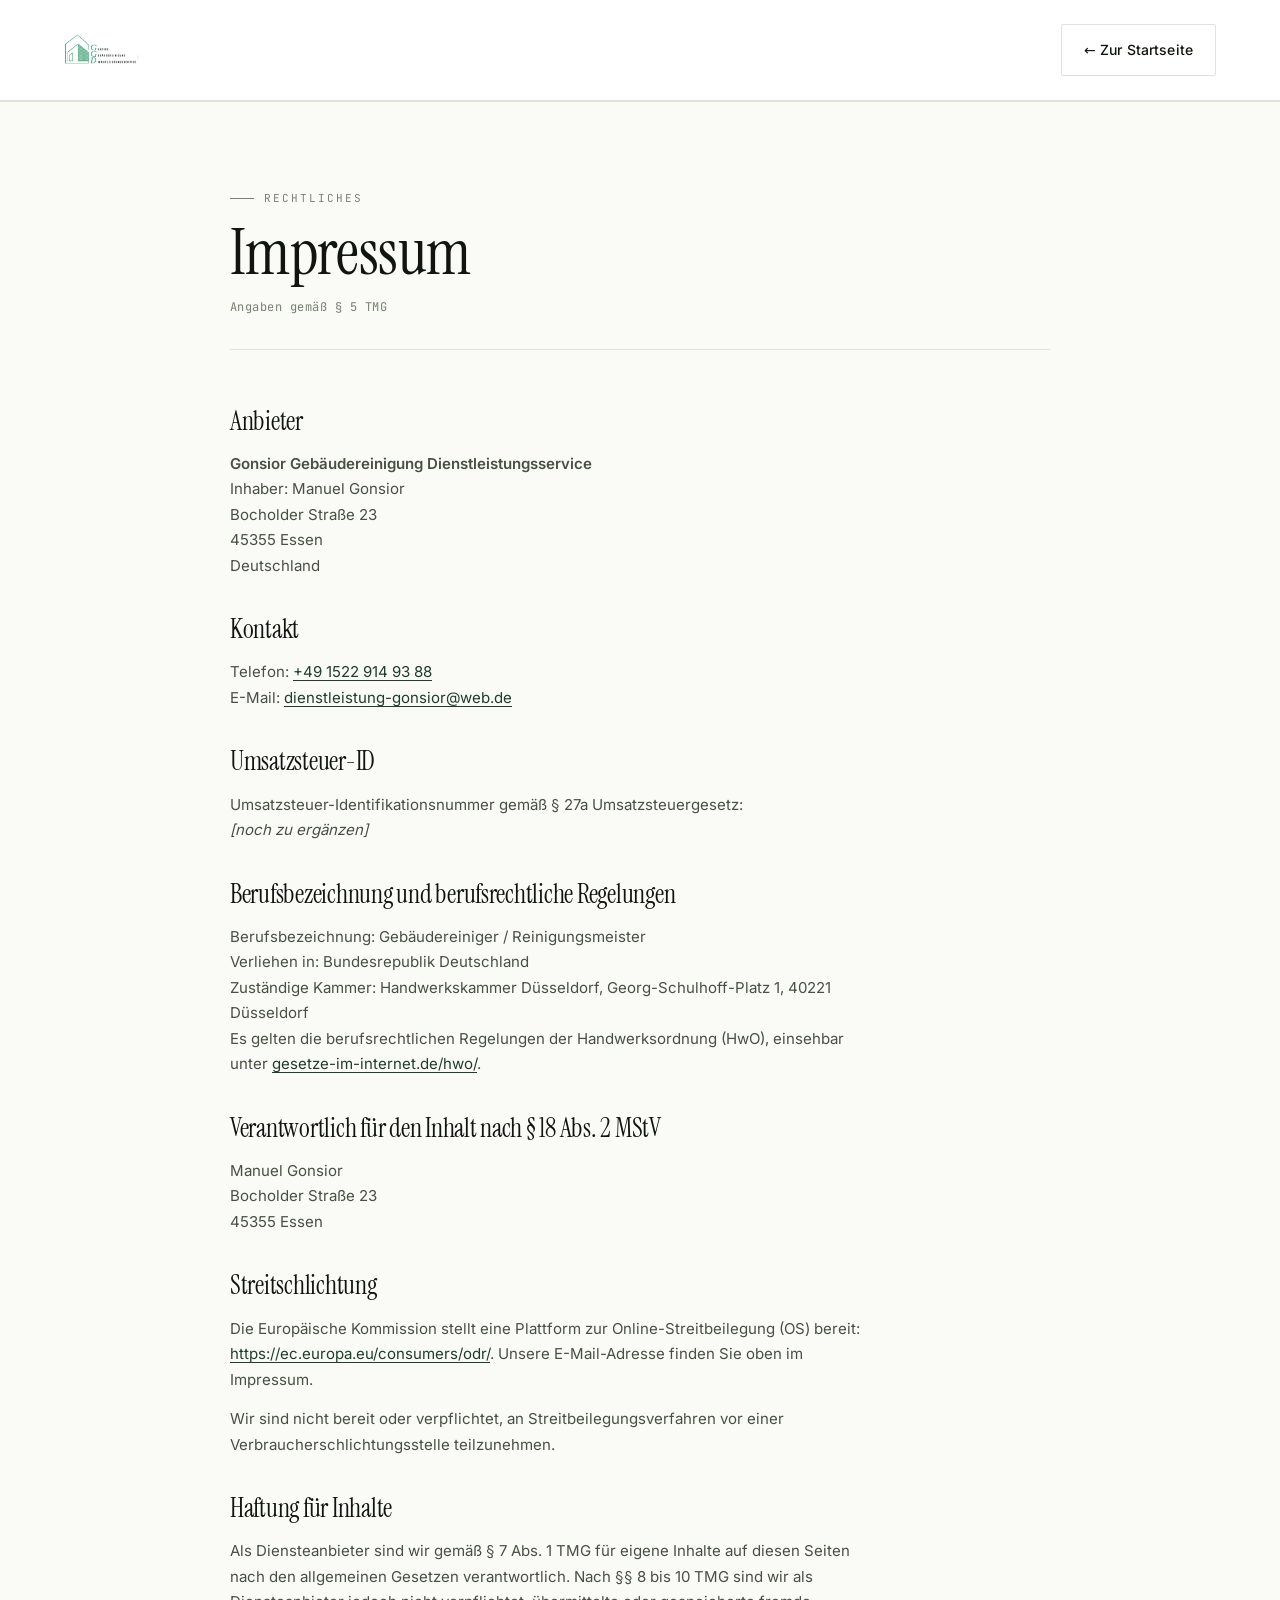
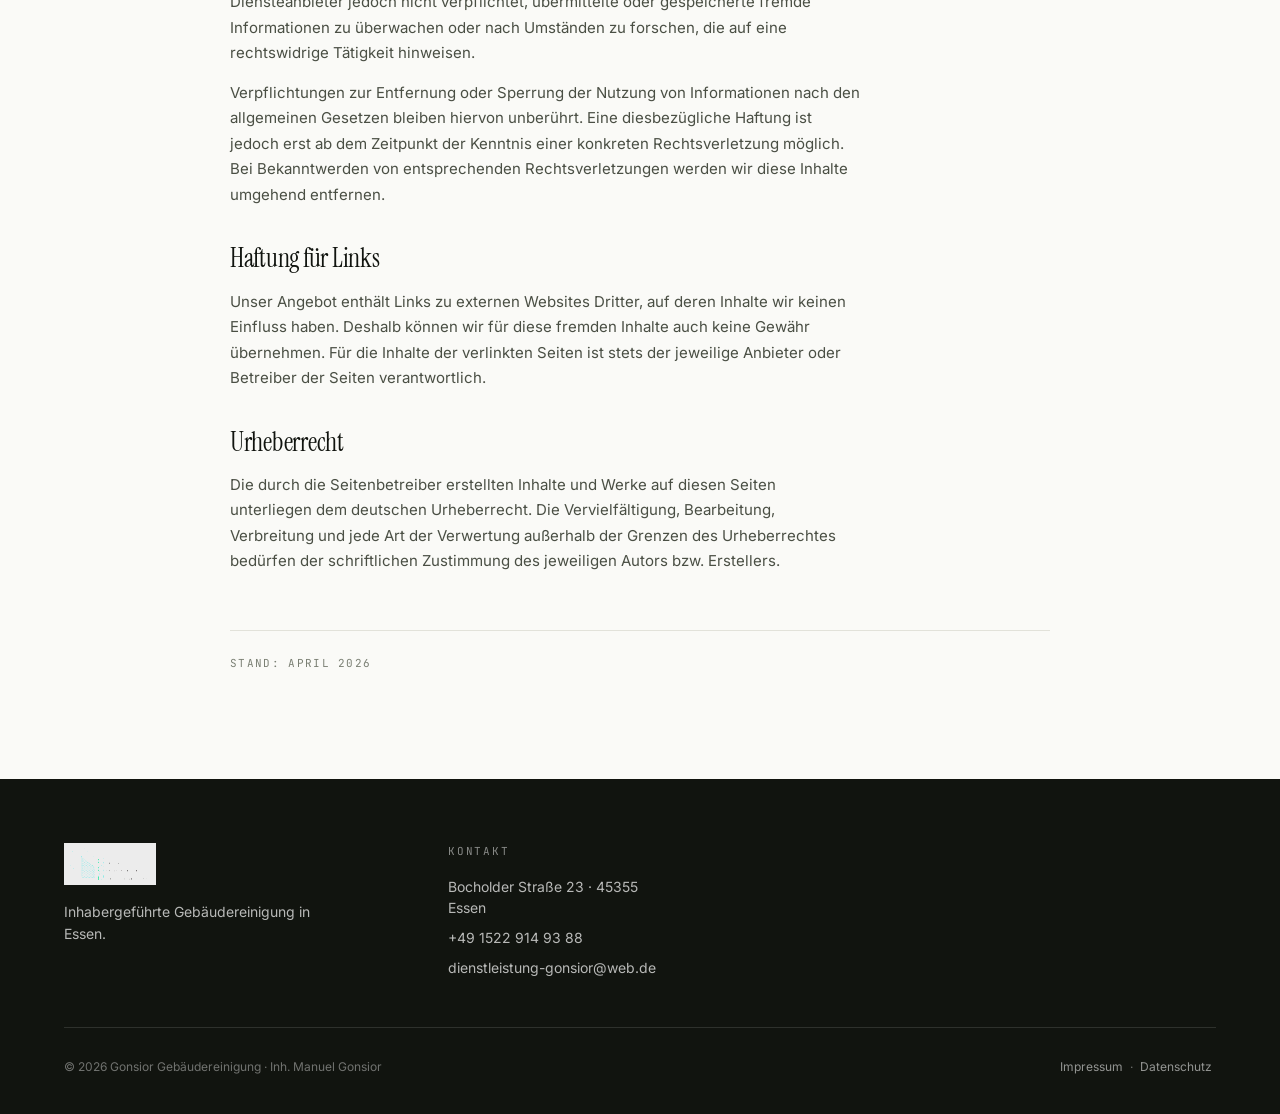
<file: impressum.html>
<!doctype html>
<html lang="de">
<head>
<meta charset="utf-8" />
<title>Impressum — Gonsior Gebäudereinigung Essen</title>
<meta name="viewport" content="width=device-width, initial-scale=1" />
<meta name="description" content="Impressum nach § 5 TMG für Gonsior Gebäudereinigung Dienstleistungsservice, Inhaber Manuel Gonsior, Bocholder Straße 23, 45355 Essen." />
<meta name="theme-color" content="#1f3d2b" />
<meta name="robots" content="noindex" />
<link rel="stylesheet" href="styles.css" />
<link rel="icon" type="image/svg+xml" href="data:image/svg+xml;utf8,<svg xmlns='http://www.w3.org/2000/svg' viewBox='0 0 32 32'><rect width='32' height='32' fill='%231f3d2b'/><text x='16' y='23' font-family='serif' font-size='22' fill='white' text-anchor='middle'>G</text></svg>" />
<link rel="apple-touch-icon" sizes="180x180" href="images/apple-touch-icon.png" />
</head>
<body>

<div class="vb-root" data-color="gruen">

  <!-- Slim Header -->
  <nav class="vb-nav vb-nav--legal">
    <a class="vb-logo" href="index.html" aria-label="Zur Startseite">
      <img src="images/logo.png" alt="Gonsior Gebäudereinigung Dienstleistungsservice" width="992" height="454" />
    </a>
    <a href="index.html" class="gn-btn gn-btn--ghost">← Zur Startseite</a>
  </nav>

  <article class="vb-legal">
    <div class="gn-container">
      <header class="vb-legal-head">
        <span class="gn-eyebrow">Rechtliches</span>
        <h1>Impressum</h1>
        <p>Angaben gemäß § 5 TMG</p>
      </header>

      <section class="vb-legal-section">
        <h2>Anbieter</h2>
        <p>
          <strong>Gonsior Gebäudereinigung Dienstleistungsservice</strong><br />
          Inhaber: Manuel Gonsior<br />
          Bocholder Straße 23<br />
          45355 Essen<br />
          Deutschland
        </p>
      </section>

      <section class="vb-legal-section">
        <h2>Kontakt</h2>
        <p>
          Telefon: <a href="tel:+4915229149388">+49 1522 914 93 88</a><br />
          E-Mail: <a href="mailto:dienstleistung-gonsior@web.de">dienstleistung-gonsior@web.de</a>
        </p>
      </section>

      <section class="vb-legal-section">
        <h2>Umsatzsteuer-ID</h2>
        <p>
          Umsatzsteuer-Identifikationsnummer gemäß § 27a Umsatzsteuergesetz:<br />
          <em>[noch zu ergänzen]</em>
        </p>
      </section>

      <section class="vb-legal-section">
        <h2>Berufsbezeichnung und berufsrechtliche Regelungen</h2>
        <p>
          Berufsbezeichnung: Gebäudereiniger / Reinigungsmeister<br />
          Verliehen in: Bundesrepublik Deutschland<br />
          Zuständige Kammer: Handwerkskammer Düsseldorf, Georg-Schulhoff-Platz 1, 40221 Düsseldorf<br />
          Es gelten die berufsrechtlichen Regelungen der Handwerksordnung (HwO),
          einsehbar unter <a href="https://www.gesetze-im-internet.de/hwo/" target="_blank" rel="noopener noreferrer">gesetze-im-internet.de/hwo/</a>.
        </p>
      </section>

      <section class="vb-legal-section">
        <h2>Verantwortlich für den Inhalt nach § 18 Abs. 2 MStV</h2>
        <p>
          Manuel Gonsior<br />
          Bocholder Straße 23<br />
          45355 Essen
        </p>
      </section>

      <section class="vb-legal-section">
        <h2>Streitschlichtung</h2>
        <p>
          Die Europäische Kommission stellt eine Plattform zur Online-Streitbeilegung (OS) bereit:
          <a href="https://ec.europa.eu/consumers/odr/" target="_blank" rel="noopener noreferrer">https://ec.europa.eu/consumers/odr/</a>.
          Unsere E-Mail-Adresse finden Sie oben im Impressum.
        </p>
        <p>
          Wir sind nicht bereit oder verpflichtet, an Streitbeilegungsverfahren vor einer
          Verbraucherschlichtungsstelle teilzunehmen.
        </p>
      </section>

      <section class="vb-legal-section">
        <h2>Haftung für Inhalte</h2>
        <p>
          Als Diensteanbieter sind wir gemäß § 7 Abs. 1 TMG für eigene Inhalte auf diesen Seiten
          nach den allgemeinen Gesetzen verantwortlich. Nach §§ 8 bis 10 TMG sind wir als
          Diensteanbieter jedoch nicht verpflichtet, übermittelte oder gespeicherte fremde
          Informationen zu überwachen oder nach Umständen zu forschen, die auf eine rechtswidrige
          Tätigkeit hinweisen.
        </p>
        <p>
          Verpflichtungen zur Entfernung oder Sperrung der Nutzung von Informationen nach den
          allgemeinen Gesetzen bleiben hiervon unberührt. Eine diesbezügliche Haftung ist jedoch
          erst ab dem Zeitpunkt der Kenntnis einer konkreten Rechtsverletzung möglich. Bei Bekanntwerden
          von entsprechenden Rechtsverletzungen werden wir diese Inhalte umgehend entfernen.
        </p>
      </section>

      <section class="vb-legal-section">
        <h2>Haftung für Links</h2>
        <p>
          Unser Angebot enthält Links zu externen Websites Dritter, auf deren Inhalte wir keinen
          Einfluss haben. Deshalb können wir für diese fremden Inhalte auch keine Gewähr übernehmen.
          Für die Inhalte der verlinkten Seiten ist stets der jeweilige Anbieter oder Betreiber der
          Seiten verantwortlich.
        </p>
      </section>

      <section class="vb-legal-section">
        <h2>Urheberrecht</h2>
        <p>
          Die durch die Seitenbetreiber erstellten Inhalte und Werke auf diesen Seiten unterliegen
          dem deutschen Urheberrecht. Die Vervielfältigung, Bearbeitung, Verbreitung und jede Art
          der Verwertung außerhalb der Grenzen des Urheberrechtes bedürfen der schriftlichen
          Zustimmung des jeweiligen Autors bzw. Erstellers.
        </p>
      </section>

      <p class="vb-legal-meta">Stand: April 2026</p>
    </div>
  </article>

  <!-- Footer (kompakt) -->
  <footer class="vb-footer">
    <div class="vb-footer-grid">
      <div class="vb-footer-brand">
        <img class="vb-footer-logo" src="images/logo.png" alt="Gonsior Gebäudereinigung Dienstleistungsservice" width="992" height="454" loading="lazy" />
        <p>Inhabergeführte Gebäudereinigung in Essen.</p>
      </div>
      <div>
        <h5>Kontakt</h5>
        <ul>
          <li>Bocholder Straße 23 · 45355 Essen</li>
          <li><a href="tel:+4915229149388">+49 1522 914 93 88</a></li>
          <li><a href="mailto:dienstleistung-gonsior@web.de">dienstleistung-gonsior@web.de</a></li>
        </ul>
      </div>
    </div>
    <div class="vb-footer-bottom">
      <div>© 2026 Gonsior Gebäudereinigung · Inh. Manuel Gonsior</div>
      <div>
        <a href="impressum.html">Impressum</a> ·
        <a href="datenschutz.html">Datenschutz</a>
      </div>
    </div>
  </footer>

</div>

<!-- GoatCounter: cookielose, anonyme Reichweiten-Statistik (kein Tracking, keine PII) -->
<script data-goatcounter="https://gonsiorgebaeudereinigung.goatcounter.com/count"
        async src="//gc.zgo.at/count.js"></script>
</body>
</html>
</file>
<file: styles.css>
/* Gonsior Gebäudereinigung — Production styles
   Adapted from the design handoff (Variant B Final, "Tiefes Grün", split hero, luftig). */

/* Self-hosted webfonts (siehe /fonts) — keine externen Calls an Google */
@font-face {
  font-family: 'Instrument Serif';
  font-style: normal;
  font-weight: 400;
  font-display: swap;
  src: url('fonts/instrument-serif-regular-latin.woff2') format('woff2');
  unicode-range: U+0000-00FF, U+0131, U+0152-0153, U+02BB-02BC, U+02C6, U+02DA, U+02DC, U+0304, U+0308, U+0329, U+2000-206F, U+20AC, U+2122, U+2191, U+2193, U+2212, U+2215, U+FEFF, U+FFFD;
}
@font-face {
  font-family: 'Instrument Serif';
  font-style: normal;
  font-weight: 400;
  font-display: swap;
  src: url('fonts/instrument-serif-regular-latin-ext.woff2') format('woff2');
  unicode-range: U+0100-02BA, U+02BD-02C5, U+02C7-02CC, U+02CE-02D7, U+02DD-02FF, U+0304, U+0308, U+0329, U+1D00-1DBF, U+1E00-1E9F, U+1EF2-1EFF, U+2020, U+20A0-20AB, U+20AD-20C0, U+2113, U+2C60-2C7F, U+A720-A7FF;
}
@font-face {
  font-family: 'Instrument Serif';
  font-style: italic;
  font-weight: 400;
  font-display: swap;
  src: url('fonts/instrument-serif-italic-latin.woff2') format('woff2');
  unicode-range: U+0000-00FF, U+0131, U+0152-0153, U+02BB-02BC, U+02C6, U+02DA, U+02DC, U+0304, U+0308, U+0329, U+2000-206F, U+20AC, U+2122, U+2191, U+2193, U+2212, U+2215, U+FEFF, U+FFFD;
}
@font-face {
  font-family: 'Instrument Serif';
  font-style: italic;
  font-weight: 400;
  font-display: swap;
  src: url('fonts/instrument-serif-italic-latin-ext.woff2') format('woff2');
  unicode-range: U+0100-02BA, U+02BD-02C5, U+02C7-02CC, U+02CE-02D7, U+02DD-02FF, U+0304, U+0308, U+0329, U+1D00-1DBF, U+1E00-1E9F, U+1EF2-1EFF, U+2020, U+20A0-20AB, U+20AD-20C0, U+2113, U+2C60-2C7F, U+A720-A7FF;
}
@font-face {
  font-family: 'Inter';
  font-style: normal;
  font-weight: 400 600;
  font-display: swap;
  src: url('fonts/inter-latin.woff2') format('woff2');
  unicode-range: U+0000-00FF, U+0131, U+0152-0153, U+02BB-02BC, U+02C6, U+02DA, U+02DC, U+0304, U+0308, U+0329, U+2000-206F, U+20AC, U+2122, U+2191, U+2193, U+2212, U+2215, U+FEFF, U+FFFD;
}
@font-face {
  font-family: 'Inter';
  font-style: normal;
  font-weight: 400 600;
  font-display: swap;
  src: url('fonts/inter-latin-ext.woff2') format('woff2');
  unicode-range: U+0100-02BA, U+02BD-02C5, U+02C7-02CC, U+02CE-02D7, U+02DD-02FF, U+0304, U+0308, U+0329, U+1D00-1DBF, U+1E00-1E9F, U+1EF2-1EFF, U+2020, U+20A0-20AB, U+20AD-20C0, U+2113, U+2C60-2C7F, U+A720-A7FF;
}
@font-face {
  font-family: 'JetBrains Mono';
  font-style: normal;
  font-weight: 400;
  font-display: swap;
  src: url('fonts/jetbrainsmono-latin.woff2') format('woff2');
  unicode-range: U+0000-00FF, U+0131, U+0152-0153, U+02BB-02BC, U+02C6, U+02DA, U+02DC, U+0304, U+0308, U+0329, U+2000-206F, U+20AC, U+2122, U+2191, U+2193, U+2212, U+2215, U+FEFF, U+FFFD;
}
@font-face {
  font-family: 'JetBrains Mono';
  font-style: normal;
  font-weight: 400;
  font-display: swap;
  src: url('fonts/jetbrainsmono-latin-ext.woff2') format('woff2');
  unicode-range: U+0100-02BA, U+02BD-02C5, U+02C7-02CC, U+02CE-02D7, U+02DD-02FF, U+0304, U+0308, U+0329, U+1D00-1DBF, U+1E00-1E9F, U+1EF2-1EFF, U+2020, U+20A0-20AB, U+20AD-20C0, U+2113, U+2C60-2C7F, U+A720-A7FF;
}

:root {
  --gn-bg: #fafaf7;
  --gn-bg-soft: #f3f3ee;
  --gn-bg-card: #ffffff;
  --gn-ink: #11140f;
  --gn-ink-soft: #4a4f44;
  --gn-ink-muted: #7a7f73;
  --gn-line: #e2e2da;
  --gn-line-soft: #ececdf;

  --gn-accent: #1f3d2b;
  --gn-accent-2: #2d5a3f;
  --gn-accent-soft: #e7ede8;
  --gn-accent-ink: #f3f3ee;
}

* { box-sizing: border-box; }

html {
  scroll-padding-top: 96px;
}
html, body {
  margin: 0;
  padding: 0;
  background: var(--gn-bg);
  color: var(--gn-ink);
  font-family: 'Inter', system-ui, sans-serif;
  font-size: 15px;
  line-height: 1.55;
  -webkit-font-smoothing: antialiased;
}

a { color: inherit; }

h1, h2, h3, h4 {
  font-family: 'Instrument Serif', Georgia, serif;
  font-weight: 400;
  letter-spacing: -0.01em;
  line-height: 1.05;
  margin: 0;
}

.gn-eyebrow {
  font-family: 'JetBrains Mono', ui-monospace, monospace;
  font-size: 11px;
  letter-spacing: 0.18em;
  text-transform: uppercase;
  color: var(--gn-ink-muted);
  display: inline-flex;
  align-items: center;
  gap: 10px;
}
.gn-eyebrow::before {
  content: "";
  width: 24px;
  height: 1px;
  background: var(--gn-ink-muted);
  display: inline-block;
}

.gn-container { max-width: 1320px; margin: 0 auto; }

.gn-btn {
  display: inline-flex;
  align-items: center;
  gap: 10px;
  font-family: inherit;
  font-size: 14px;
  font-weight: 500;
  padding: 14px 22px;
  border-radius: 2px;
  border: 1px solid transparent;
  cursor: pointer;
  text-decoration: none;
  transition: transform 0.18s ease, background 0.2s ease, color 0.18s ease, box-shadow 0.2s ease;
  letter-spacing: 0.01em;
}
.gn-btn--primary { background: var(--gn-accent); color: var(--gn-accent-ink); }
.gn-btn--primary:hover {
  background: var(--gn-accent-2);
  transform: translateY(-1px);
  box-shadow: 0 8px 24px -10px var(--gn-accent);
}
.gn-btn--ghost { background: transparent; color: var(--gn-ink); border-color: var(--gn-line); }
.gn-btn--ghost:hover { background: var(--gn-bg-soft); }

/* Photo container (stripe fallback + real image overlay) */
.gn-photo {
  position: relative;
  background:
    repeating-linear-gradient(135deg, rgba(0,0,0,0.025) 0 1px, transparent 1px 14px),
    linear-gradient(180deg, var(--gn-bg-soft), var(--gn-line));
  border: 1px solid var(--gn-line);
  display: flex;
  align-items: flex-end;
  justify-content: flex-start;
  overflow: hidden;
  color: var(--gn-ink-muted);
}
.gn-photo--dark {
  background:
    repeating-linear-gradient(135deg, rgba(255,255,255,0.04) 0 1px, transparent 1px 14px),
    linear-gradient(180deg, #2a3026, #1d211b);
  color: rgba(255,255,255,0.55);
  border-color: rgba(255,255,255,0.08);
}
.gn-photo__img {
  position: absolute;
  inset: 0;
  width: 100%;
  height: 100%;
  object-fit: cover;
  display: block;
}
.gn-photo__label {
  position: relative;
  z-index: 1;
  font-family: 'JetBrains Mono', ui-monospace, monospace;
  font-size: 11px;
  letter-spacing: 0.04em;
  text-transform: uppercase;
  padding: 10px 12px;
  background: rgba(255,255,255,0.9);
  color: var(--gn-ink);
  margin: 12px;
}
.gn-photo--dark .gn-photo__label { background: rgba(0,0,0,0.6); color: rgba(255,255,255,0.85); }

.gn-input, .gn-textarea {
  width: 100%;
  border: 1px solid var(--gn-line);
  background: var(--gn-bg-card);
  padding: 14px 16px;
  font-family: inherit;
  font-size: 14px;
  color: var(--gn-ink);
  border-radius: 2px;
  outline: none;
  transition: border-color 0.18s ease;
}
.gn-input:focus, .gn-textarea:focus { border-color: var(--gn-accent); }
.gn-textarea { resize: vertical; min-height: 120px; }
.gn-label {
  display: block;
  font-size: 12px;
  font-weight: 500;
  letter-spacing: 0.04em;
  text-transform: uppercase;
  color: var(--gn-ink-muted);
  margin-bottom: 8px;
}

/* Page root */
.vb-root { width: 100%; }

/* TOP UTILITY BAR */
.vb-top {
  background: var(--gn-accent);
  color: var(--gn-accent-ink);
  font-size: 12px;
  padding: 10px 64px;
  display: flex;
  justify-content: space-between;
  align-items: center;
  font-family: 'JetBrains Mono', monospace;
  letter-spacing: 0.04em;
}
.vb-top a { text-decoration: none; }
.vb-top-left, .vb-top-right { display: flex; gap: 24px; align-items: center; flex-wrap: wrap; }
.vb-top-item { display: inline-flex; align-items: center; gap: 8px; opacity: 0.85; }

/* NAV */
.vb-nav {
  display: flex; align-items: center; justify-content: space-between;
  padding: 24px 64px;
  border-bottom: 1px solid var(--gn-line);
  background: var(--gn-bg-card);
  /* z-index muss über Leaflet (panes ≤ 650, controls 700-1000) liegen,
     damit die Karte beim Scrollen unter dem Sticky-Menü verschwindet */
  position: sticky; top: 0; z-index: 1100;
  gap: 32px;
}
.vb-logo {
  display: flex;
  align-items: center;
  text-decoration: none;
  color: inherit;
  position: relative;
  z-index: 1101;
  height: 34px;
}
.vb-logo img {
  height: 34px;
  width: auto;
  display: block;
  /* Höhen-Transition statt CSS-Skalierung — Browser re-rastert aus der
     hochauflösenden 992×454-PNG-Quelle für jede Größe → kein Matsch */
  transition: height 350ms cubic-bezier(.16,1,.3,1), filter 350ms ease;
  will-change: height;
}
.vb-logo:hover img,
.vb-logo:focus-visible img {
  height: 68px;
  filter: drop-shadow(0 10px 22px rgba(31, 61, 43, 0.28));
}
.vb-nav-links { display: flex; gap: 32px; font-size: 14px; }
.vb-nav-links a {
  color: var(--gn-ink); text-decoration: none;
  padding: 6px 0;
  border-bottom: 1px solid transparent;
  transition: color 0.18s, border-color 0.18s;
}
.vb-nav-links a:hover { border-color: var(--gn-accent); }

/* HERO — editorial Layout: Text-Block oben (max 1100), darunter Bild + Stats-Block */
.vb-hero {
  background: var(--gn-bg-card);
  border-bottom: 1px solid var(--gn-line);
}
.vb-hero-text {
  max-width: 1240px;
  margin: 0 auto;
  padding: 88px 64px 56px;
  display: grid;
  grid-template-columns: 1fr auto;
  gap: 64px;
  align-items: center;
}
.vb-hero-text-logo {
  display: flex;
  align-items: center;
  justify-content: flex-end;
}
.vb-hero-text-logo img {
  width: 225px;
  max-width: 100%;
  height: auto;
  display: block;
}
.vb-hero-text h1 {
  font-size: 88px;
  line-height: 0.95;
  margin: 28px 0 28px;
  letter-spacing: -0.02em;
  max-width: 14ch;
}
.vb-hero-text h1 em { font-style: italic; color: var(--gn-accent); }
.vb-hero-lead {
  font-size: 18px;
  color: var(--gn-ink-soft);
  margin: 0 0 36px;
  max-width: 58ch;
  line-height: 1.6;
}
.vb-hero-actions { display: flex; gap: 12px; flex-wrap: wrap; }

/* Untere Hero-Reihe: Bild + Stats spannen zusammen über volle Breite */
.vb-hero-feature {
  display: grid;
  grid-template-columns: 2fr 1fr;
  border-top: 1px solid var(--gn-line);
  width: 100%;
}
.vb-hero-photo {
  position: relative;
  overflow: hidden;
  height: 360px;
  background: var(--gn-bg-soft);
}
.vb-hero-photo img {
  width: 100%;
  height: 100%;
  object-fit: cover;
  display: block;
}
.vb-hero-stats {
  background: var(--gn-accent);
  color: var(--gn-accent-ink);
  padding: 44px 48px;
  display: grid;
  grid-template-rows: repeat(3, 1fr);
  gap: 0;
  position: relative;
}
.vb-hero-stat {
  display: grid;
  grid-template-columns: auto 1fr;
  gap: 22px;
  align-items: center;
  padding: 14px 0;
  border-bottom: 1px solid rgba(255,255,255,0.16);
}
.vb-hero-stat:last-child { border-bottom: none; }
.vb-hero-stat .num {
  font-family: 'Instrument Serif', serif;
  font-size: 54px;
  line-height: 1;
  color: #fff;
  letter-spacing: -0.01em;
}
.vb-hero-stat .num span {
  font-size: 0.55em;
  color: rgba(255,255,255,0.7);
  margin-left: 2px;
}
.vb-hero-stat .lbl {
  font-family: 'JetBrains Mono', monospace;
  font-size: 10.5px;
  letter-spacing: 0.14em;
  text-transform: uppercase;
  color: rgba(255,255,255,0.78);
  line-height: 1.4;
}

/* SERVICES */
.vb-services {
  padding: 120px 64px;
  background: var(--gn-bg);
}
.vb-services-head {
  display: flex;
  flex-direction: column;
  align-items: flex-start;
  gap: 14px;
  margin-bottom: 56px;
  max-width: 760px;
}
.vb-services-head h2 { font-size: 72px; margin: 8px 0 0; }
.vb-services-head .lead {
  max-width: 60ch;
  font-size: 16px;
  color: var(--gn-ink-soft);
  margin: 0;
  line-height: 1.55;
}
.vb-services-tabs {
  display: grid;
  grid-template-columns: repeat(4, 1fr);
  border: 1px solid var(--gn-line);
  background: var(--gn-bg-card);
}
.vb-tab {
  padding: 28px 24px;
  border-right: 1px solid var(--gn-line);
  cursor: pointer;
  background: transparent;
  font-family: inherit;
  text-align: left;
  color: var(--gn-ink);
  display: flex; flex-direction: column; gap: 14px;
  position: relative;
  transition: background 0.2s, color 0.2s;
}
.vb-tab:last-child { border-right: none; }
.vb-tab:hover { background: var(--gn-bg-soft); }
.vb-tab.active { background: var(--gn-accent); color: var(--gn-accent-ink); }
.vb-tab.active::after {
  content: ""; position: absolute;
  bottom: -1px; left: 0; right: 0; height: 4px;
  background: var(--gn-accent);
}
.vb-tab .tab-num {
  font-family: 'JetBrains Mono', monospace;
  font-size: 11px;
  letter-spacing: 0.1em;
  opacity: 0.6;
}
.vb-tab h4 { font-family: 'Instrument Serif', serif; font-size: 24px; font-weight: 400; margin: 0; }
.vb-tab .icon { color: inherit; opacity: 0.9; }

.vb-tab-panel {
  display: grid;
  grid-template-columns: 1.6fr 1fr;
  gap: 0;
  border: 1px solid var(--gn-line);
  border-top: none;
  background: var(--gn-bg-card);
}
.vb-tab-panel-content { padding: 56px 48px; }
.vb-tab-panel h3 { font-size: 48px; margin: 16px 0 16px; }
.vb-tab-panel p {
  font-size: 16px;
  color: var(--gn-ink-soft);
  margin: 0 0 28px;
  line-height: 1.6;
  max-width: 48ch;
}
.vb-tab-panel ul {
  list-style: none; padding: 0; margin: 0;
  display: grid;
  grid-template-columns: 1fr 1fr;
  gap: 12px 24px;
}
.vb-tab-panel ul li {
  display: grid;
  grid-template-columns: 16px 1fr;
  gap: 10px;
  font-size: 14px;
  color: var(--gn-ink);
  padding: 10px 0;
  border-bottom: 1px solid var(--gn-line-soft);
  align-items: center;
}
.vb-tab-panel ul li svg { color: var(--gn-accent); }
.vb-tab-panel-photo {
  background: var(--gn-bg-soft);
  min-height: 380px;
  align-self: stretch;
}

/* Hover-Crossfade beim Tab-Wechsel — sichtbar, aber dezent */
.vb-tab-panel-content,
.vb-tab-panel-photo .gn-photo__img,
.vb-tab-panel-photo .gn-photo__label {
  transition: opacity 220ms ease, transform 280ms cubic-bezier(.2,.8,.2,1);
  will-change: opacity, transform;
}
.vb-tab-panel.is-fading .vb-tab-panel-content {
  opacity: 0.12;
  transform: translateY(8px);
}
.vb-tab-panel.is-fading .vb-tab-panel-photo .gn-photo__img,
.vb-tab-panel.is-fading .vb-tab-panel-photo .gn-photo__label {
  opacity: 0.18;
}

/* PROCESS */
.vb-process {
  padding: 72px 64px;
  background: var(--gn-bg);
  border-top: 1px solid var(--gn-line);
  overflow: visible;
}
.vb-process .gn-container { overflow: visible; }
.vb-process-layout { overflow: visible; }
.vb-process-head { margin-bottom: 56px; max-width: 720px; }
.vb-process-head h2 { font-size: 64px; margin: 16px 0 16px; }
.vb-process-head p { color: var(--gn-ink-soft); font-size: 16px; margin: 0; }
.vb-process-head { margin-bottom: 56px; max-width: 760px; }
.vb-process-head h2 { font-size: 56px; margin: 8px 0 16px; }
.vb-process-head p { font-size: 16px; color: var(--gn-ink-soft); margin: 0; }

/* ════════════ Demo-Frame (zur Auswahl der Variante) ════════════ */
.vb-demo {
  margin-top: 80px;
  padding-top: 56px;
  border-top: 1px solid var(--gn-line);
}
.vb-demo:first-of-type {
  margin-top: 0;
  padding-top: 0;
  border-top: none;
}
.vb-demo-head { margin-bottom: 36px; max-width: 70ch; }
.vb-demo-label {
  display: inline-block;
  font-family: 'JetBrains Mono', monospace;
  font-size: 11px;
  letter-spacing: 0.18em;
  text-transform: uppercase;
  color: var(--gn-accent);
  background: var(--gn-accent-soft);
  padding: 5px 11px;
  margin-bottom: 14px;
}
.vb-demo-name {
  font-family: 'Instrument Serif', serif;
  font-size: 32px;
  line-height: 1.15;
  margin-bottom: 8px;
}
.vb-demo-desc {
  font-size: 14px;
  color: var(--gn-ink-soft);
  line-height: 1.55;
  margin: 0;
}

/* ── Variante 01: Editorial Numbered List ────────────────────── */
.vb-v1 { display: flex; flex-direction: column; }
.vb-v1-row {
  display: grid;
  grid-template-columns: 220px 1fr;
  gap: 56px;
  padding: 40px 0;
  border-bottom: 1px solid var(--gn-line);
  align-items: start;
}
.vb-v1-row:last-child { border-bottom: none; }
.vb-v1-row:first-child { padding-top: 8px; }
.vb-v1-num {
  font-family: 'Instrument Serif', serif;
  font-size: 130px;
  line-height: 0.9;
  color: var(--gn-accent);
  font-feature-settings: "lnum";
}
.vb-v1-body h3 {
  font-family: 'Instrument Serif', serif;
  font-size: 44px;
  line-height: 1.05;
  margin: 14px 0 18px;
  font-weight: 400;
}
.vb-v1-body p {
  font-size: 17px;
  color: var(--gn-ink-soft);
  line-height: 1.6;
  margin: 0 0 18px;
  max-width: 60ch;
}
.vb-v1-meta {
  display: inline-block;
  padding: 6px 12px;
  border: 1px solid var(--gn-line);
  background: var(--gn-bg-soft);
  font-family: 'JetBrains Mono', monospace;
  font-size: 11px;
  letter-spacing: 0.12em;
  text-transform: uppercase;
  color: var(--gn-ink-muted);
}

/* ── Variante 02: Horizontale Karten mit Verbindungslinie ────── */
.vb-v2 {
  position: relative;
  display: grid;
  grid-template-columns: repeat(4, 1fr);
  gap: 24px;
}
.vb-v2-line {
  position: absolute;
  top: 96px; /* zentriert auf Icon-Kreise */
  left: 12.5%;
  right: 12.5%;
  height: 0;
  border-top: 1.5px dashed var(--gn-accent);
  opacity: 0.55;
  z-index: 0;
}
.vb-v2-card {
  position: relative;
  z-index: 1;
  padding: 28px 22px;
  background: var(--gn-bg-card);
  border: 1px solid var(--gn-line);
  text-align: center;
  display: flex;
  flex-direction: column;
  align-items: center;
  gap: 14px;
  transition: transform 0.3s cubic-bezier(.16,1,.3,1), border-color 0.3s ease, box-shadow 0.3s ease;
}
.vb-v2-card:hover {
  transform: translateY(-6px);
  border-color: var(--gn-accent);
  box-shadow: 0 24px 40px -22px rgba(17, 20, 15, 0.22);
}
.vb-v2-num {
  font-family: 'JetBrains Mono', monospace;
  font-size: 11px;
  letter-spacing: 0.16em;
  text-transform: uppercase;
  color: var(--gn-accent);
}
.vb-v2-icon {
  width: 76px;
  height: 76px;
  border-radius: 50%;
  background: var(--gn-bg-card);
  border: 1.5px solid var(--gn-accent);
  display: flex;
  align-items: center;
  justify-content: center;
  color: var(--gn-accent);
  margin: 4px 0;
}
.vb-v2-icon svg { width: 38px; height: 38px; }
.vb-v2-card h3 {
  font-family: 'Instrument Serif', serif;
  font-size: 26px;
  margin: 0;
  font-weight: 400;
  line-height: 1.15;
}
.vb-v2-card p {
  font-size: 13.5px;
  color: var(--gn-ink-soft);
  line-height: 1.55;
  margin: 0;
  max-width: 22ch;
}
.vb-v2-meta {
  margin-top: auto;
  padding: 6px 11px;
  border: 1px solid var(--gn-line);
  background: var(--gn-bg-soft);
  font-family: 'JetBrains Mono', monospace;
  font-size: 10.5px;
  letter-spacing: 0.12em;
  text-transform: uppercase;
  color: var(--gn-ink-muted);
}

/* ── CTA-Bar unter den 4 Karten ──────────────────────────────── */
.vb-v2-cta {
  margin-top: 40px;
  padding: 32px 40px;
  background: var(--gn-accent);
  color: #fff;
  display: grid;
  grid-template-columns: 1fr auto;
  gap: 32px;
  align-items: center;
  position: relative;
}
.vb-v2-cta::before {
  content: "";
  position: absolute;
  top: -1px; left: 0;
  width: 64px; height: 2px;
  background: #fff;
}
.vb-v2-cta-text .gn-eyebrow {
  color: rgba(255,255,255,0.78);
}
.vb-v2-cta-text .gn-eyebrow::before {
  background: rgba(255,255,255,0.5);
}
.vb-v2-cta-text p {
  margin: 10px 0 0;
  font-family: 'Instrument Serif', serif;
  font-size: 24px;
  line-height: 1.3;
  color: #fff;
  max-width: 56ch;
}
.vb-v2-cta-actions {
  display: flex;
  gap: 12px;
  flex-wrap: wrap;
  justify-content: flex-end;
}
.vb-v2-cta-actions .gn-btn--primary {
  background: #fff;
  color: var(--gn-accent);
}
.vb-v2-cta-actions .gn-btn--primary:hover {
  background: rgba(255,255,255,0.92);
  color: var(--gn-accent);
  box-shadow: 0 8px 20px -10px rgba(255,255,255,0.5);
}
.vb-v2-cta-actions .gn-btn--ghost {
  background: transparent;
  color: #fff;
  border-color: rgba(255,255,255,0.4);
}
.vb-v2-cta-actions .gn-btn--ghost:hover {
  background: rgba(255,255,255,0.12);
  border-color: rgba(255,255,255,0.7);
}

/* ── Variante 03: Side-by-Side Magazine ──────────────────────── */
.vb-v3 { display: flex; flex-direction: column; gap: 0; }
.vb-v3-row {
  display: grid;
  grid-template-columns: 280px 1fr;
  gap: 56px;
  padding: 40px 0;
  align-items: center;
  border-bottom: 1px solid var(--gn-line);
}
.vb-v3-row:last-child { border-bottom: none; }
.vb-v3-row:first-child { padding-top: 8px; }
.vb-v3-row:nth-child(even) {
  grid-template-columns: 1fr 280px;
  text-align: right;
}
.vb-v3-num {
  font-family: 'Instrument Serif', serif;
  font-size: 200px;
  line-height: 0.85;
  color: var(--gn-accent);
  text-align: center;
  letter-spacing: -0.02em;
}
.vb-v3-eyebrow {
  font-family: 'JetBrains Mono', monospace;
  font-size: 11px;
  letter-spacing: 0.18em;
  text-transform: uppercase;
  color: var(--gn-ink-muted);
  display: inline-block;
  padding-bottom: 8px;
}
.vb-v3-body h3 {
  font-family: 'Instrument Serif', serif;
  font-size: 56px;
  line-height: 1.05;
  margin: 6px 0 18px;
  font-weight: 400;
}
.vb-v3-body p {
  font-size: 17px;
  color: var(--gn-ink-soft);
  line-height: 1.6;
  margin: 0 0 20px;
  max-width: 64ch;
}
.vb-v3-row:nth-child(even) .vb-v3-body p { margin-left: auto; }
.vb-v3-meta {
  display: inline-block;
  padding: 6px 12px;
  border: 1px solid var(--gn-line);
  background: var(--gn-bg-soft);
  font-family: 'JetBrains Mono', monospace;
  font-size: 11px;
  letter-spacing: 0.12em;
  text-transform: uppercase;
  color: var(--gn-ink-muted);
}

/* Auswahl-Hinweis am Ende */
.vb-demo-pick {
  margin-top: 64px;
  padding: 28px 32px;
  background: var(--gn-bg-card);
  border: 1.5px dashed var(--gn-accent);
  text-align: center;
}
.vb-demo-pick p {
  font-family: 'Instrument Serif', serif;
  font-size: 22px;
  line-height: 1.4;
  margin: 12px 0 0;
  color: var(--gn-ink);
}
.vb-demo-pick strong { color: var(--gn-accent); font-weight: 400; font-style: italic; }

/* Journey — Treppenstufen-Layout */
.vb-journey-stairs {
  position: relative;
  width: 100%;
  max-width: 760px;
  height: 360px;
  margin: 0 auto;
  overflow: visible;
  transition: transform 700ms cubic-bezier(.16,1,.3,1);
}

.vb-journey-step {
  position: absolute;
  width: 200px;
}
.vb-journey-step:nth-child(1) { left: 0;    top: 90px; z-index: 4; }   /* unten links — CTA */
.vb-journey-step:nth-child(2) { left: 22%;  top: 60px; z-index: 3; }
.vb-journey-step:nth-child(3) { left: 44%;  top: 30px; z-index: 2; }
.vb-journey-step:nth-child(4) { left: 66%;  top: 0;    z-index: 1; }   /* oben rechts */

/* Idle-Float — leicht versetzte Timings für organisches Gefühl */
.vb-journey-float {
  animation-duration: 7s;
  animation-timing-function: ease-in-out;
  animation-iteration-count: infinite;
  will-change: transform;
}
.vb-journey-step:nth-child(1) .vb-journey-float { animation-name: float-a; animation-duration: 7s; }
.vb-journey-step:nth-child(2) .vb-journey-float { animation-name: float-b; animation-duration: 8.5s; animation-delay: -2s; }
.vb-journey-step:nth-child(3) .vb-journey-float { animation-name: float-c; animation-duration: 9s; animation-delay: -4s; }
.vb-journey-step:nth-child(4) .vb-journey-float { animation-name: float-d; animation-duration: 8s; animation-delay: -1s; }

@keyframes float-a {
  0%, 100% { transform: translate(0, 0); }
  33%      { transform: translate(2px, -8px); }
  66%      { transform: translate(-3px, -4px); }
}
@keyframes float-b {
  0%, 100% { transform: translate(0, 0); }
  50%      { transform: translate(7px, 5px); }
}
@keyframes float-c {
  0%, 100% { transform: translate(0, 0); }
  50%      { transform: translate(-3px, 9px); }
}
@keyframes float-d {
  0%, 100% { transform: translate(0, 0); }
  50%      { transform: translate(-7px, -3px); }
}

/* Karte */
.vb-journey-card {
  background: var(--gn-bg-card);
  border: 1px solid var(--gn-line);
  padding: 22px 18px;
  text-align: center;
  display: flex;
  flex-direction: column;
  align-items: center;
  gap: 10px;
  box-shadow: 0 14px 32px -18px rgba(17, 20, 15, 0.18);
  transform-origin: center center;
  transition:
    transform 500ms cubic-bezier(.16,1,.3,1),
    background 400ms ease,
    color 400ms ease,
    border-color 400ms ease,
    box-shadow 500ms ease,
    opacity 350ms ease;
  will-change: transform, opacity;
}

.vb-journey-node {
  width: 60px;
  height: 60px;
  border-radius: 50%;
  background: var(--gn-bg);
  border: 1.5px solid var(--gn-accent);
  display: flex;
  align-items: center;
  justify-content: center;
  color: var(--gn-accent);
  margin-bottom: 2px;
  transition: background 400ms ease, border-color 400ms ease, color 400ms ease;
}
.vb-journey-node svg { width: 30px; height: 30px; }

.vb-journey-num {
  font-family: 'JetBrains Mono', monospace;
  font-size: 10px;
  letter-spacing: 0.16em;
  text-transform: uppercase;
  color: var(--gn-accent);
  transition: color 400ms ease;
}
.vb-journey-title {
  font-family: 'Instrument Serif', serif;
  font-size: 22px;
  line-height: 1.15;
  margin: 0;
  transition: color 400ms ease;
}
.vb-journey-desc {
  font-size: 12.5px;
  color: var(--gn-ink-soft);
  line-height: 1.5;
  margin: 0;
  transition: color 400ms ease;
}
.vb-journey-meta {
  margin-top: 2px;
  padding: 6px 10px;
  border: 1px solid var(--gn-line);
  background: var(--gn-bg-soft);
  font-family: 'JetBrains Mono', monospace;
  font-size: 9.5px;
  letter-spacing: 0.12em;
  text-transform: uppercase;
  color: var(--gn-ink-muted);
  transition: background 400ms ease, color 400ms ease, border-color 400ms ease;
}

/* CTA-Karte = Schritt 01 (untere Treppenstufe) — Akzent-Grün als Anker */
.vb-journey-card--cta {
  background: var(--gn-accent);
  color: #fff;
  border-color: var(--gn-accent);
  padding: 18px 16px 16px;
  gap: 8px;
  box-shadow: 0 22px 40px -18px rgba(31, 61, 43, 0.5);
}
.vb-journey-card--cta .vb-journey-node {
  background: rgba(255,255,255,0.12);
  border-color: rgba(255,255,255,0.5);
  color: #fff;
}
.vb-journey-card--cta .vb-journey-num {
  color: rgba(255,255,255,0.78);
  font-size: 9.5px;
}
.vb-journey-card--cta .vb-journey-title {
  color: #fff;
  font-size: 20px;
  margin: 2px 0 2px;
}
.vb-journey-card--cta .vb-journey-desc {
  color: rgba(255,255,255,0.85);
  font-size: 12px;
  line-height: 1.45;
}
.vb-journey-cta-btn {
  background: #fff;
  color: var(--gn-accent);
  padding: 8px 12px;
  font-size: 12.5px;
  margin-top: 4px;
  align-self: stretch;
  justify-content: center;
}
.vb-journey-cta-btn:hover {
  background: rgba(255,255,255,0.92);
  color: var(--gn-accent);
  transform: translateY(-1px);
  box-shadow: 0 8px 20px -10px rgba(255,255,255,0.5);
}
.vb-journey-cta-phone {
  font-family: 'JetBrains Mono', monospace;
  font-size: 10.5px;
  letter-spacing: 0.1em;
  color: rgba(255,255,255,0.78);
  text-decoration: none;
}
.vb-journey-cta-phone:hover { color: #fff; }

/* Hover: gehoverte Karte wächst, andere schrumpfen auf 40 % */
.vb-journey-step:hover,
.vb-journey-step:focus-within { z-index: 20; }
.vb-journey-step:hover .vb-journey-card,
.vb-journey-step:focus-within .vb-journey-card {
  transform: scale(1.45);
  background: var(--gn-accent);
  color: #fff;
  border-color: var(--gn-accent);
  box-shadow: 0 36px 72px -22px rgba(31, 61, 43, 0.55);
}
.vb-journey-step:hover .vb-journey-num,
.vb-journey-step:focus-within .vb-journey-num { color: rgba(255,255,255,0.7); }
.vb-journey-step:hover .vb-journey-title,
.vb-journey-step:focus-within .vb-journey-title { color: #fff; }
.vb-journey-step:hover .vb-journey-desc,
.vb-journey-step:focus-within .vb-journey-desc { color: rgba(255,255,255,0.85); }
.vb-journey-step:hover .vb-journey-node,
.vb-journey-step:focus-within .vb-journey-node {
  background: rgba(255,255,255,0.12);
  border-color: rgba(255,255,255,0.5);
  color: #fff;
}
.vb-journey-step:hover .vb-journey-meta,
.vb-journey-step:focus-within .vb-journey-meta {
  background: rgba(255,255,255,0.12);
  color: rgba(255,255,255,0.9);
  border-color: rgba(255,255,255,0.25);
}

/* Andere Karten schrumpfen drastisch auf 40 %, wenn eine im Fokus ist */
.vb-journey-stairs:has(.vb-journey-step:hover) .vb-journey-step:not(:hover) .vb-journey-card,
.vb-journey-stairs:has(.vb-journey-step:focus-within) .vb-journey-step:not(:focus-within) .vb-journey-card {
  opacity: 0.4;
  transform: scale(0.4);
}

/* Reduzierte Bewegung */
@media (prefers-reduced-motion: reduce) {
  .vb-journey-float { animation: none !important; }
  .vb-journey-card { transition: opacity 200ms ease, background 200ms ease, color 200ms ease !important; }
}

/* Journey-CTA — schließt die Vorgehensweise mit Aktionsangebot */
.vb-journey-cta {
  grid-column: 1 / -1;
  margin-top: 72px;
  padding: 36px 40px;
  background: var(--gn-bg-card);
  border: 1px solid var(--gn-line);
  display: grid;
  grid-template-columns: 1fr auto;
  gap: 40px;
  align-items: center;
  position: relative;
}
.vb-journey-cta::before {
  content: "";
  position: absolute;
  top: -1px; left: 0;
  width: 64px; height: 2px;
  background: var(--gn-accent);
}
.vb-journey-cta-text .gn-eyebrow { color: var(--gn-accent); }
.vb-journey-cta-text .gn-eyebrow::before { background: var(--gn-accent); }
.vb-journey-cta-text p {
  margin: 12px 0 0;
  font-family: 'Instrument Serif', serif;
  font-size: 26px;
  line-height: 1.25;
  color: var(--gn-ink);
  max-width: 50ch;
}
.vb-journey-cta-actions {
  display: flex;
  gap: 12px;
  flex-wrap: wrap;
  justify-content: flex-end;
}

/* TRUST */
.vb-trust {
  padding: 96px 64px;
  background: var(--gn-bg-card);
  border-top: 1px solid var(--gn-line);
}
.vb-trust-head {
  display: flex; justify-content: space-between; align-items: end;
  margin-bottom: 48px;
}
.vb-trust-head h2 { font-size: 56px; margin: 16px 0 0; max-width: 16ch; }
.vb-trust-grid {
  display: grid;
  grid-template-columns: repeat(4, 1fr);
  gap: 24px;
}
.vb-trust-card {
  padding: 36px 28px;
  background: var(--gn-bg);
  border: 1px solid var(--gn-line);
  display: flex; flex-direction: column; gap: 16px;
  min-height: 220px;
  transition: transform 0.25s ease, border-color 0.25s ease;
}
.vb-trust-card:hover { transform: translateY(-4px); border-color: var(--gn-accent); }
.vb-trust-card .num {
  font-family: 'JetBrains Mono', monospace;
  font-size: 11px;
  color: var(--gn-accent);
  letter-spacing: 0.16em;
}
.vb-trust-card .k {
  font-family: 'Instrument Serif', serif;
  font-size: 28px;
  line-height: 1.1;
}
.vb-trust-card .v {
  font-size: 14px;
  color: var(--gn-ink-soft);
  line-height: 1.5;
  margin-top: auto;
}

/* ABOUT */
.vb-about {
  padding: 120px 64px;
  background: var(--gn-accent);
  color: var(--gn-accent-ink);
}
.vb-about .gn-eyebrow { color: rgba(255,255,255,0.6); }
.vb-about .gn-eyebrow::before { background: rgba(255,255,255,0.4); }
.vb-about-grid {
  display: grid;
  grid-template-columns: 1fr 1.2fr;
  gap: 80px;
  align-items: center;
  max-width: 1240px;
  margin: 0 auto;
}
.vb-about h2 { font-size: 64px; margin: 16px 0 32px; color: #fff; }
.vb-about-quote {
  font-family: 'Instrument Serif', serif;
  font-size: 28px;
  line-height: 1.35;
  font-style: italic;
  color: rgba(255,255,255,0.95);
  margin: 0 0 32px;
  padding-left: 24px;
  border-left: 2px solid rgba(255,255,255,0.4);
}
.vb-about p {
  font-size: 15.5px;
  line-height: 1.65;
  color: rgba(255,255,255,0.78);
  margin: 0 0 16px;
}
.vb-about-card {
  background: rgba(255,255,255,0.05);
  border: 1px solid rgba(255,255,255,0.15);
  padding: 40px;
}
.vb-about-card-photo {
  aspect-ratio: 5 / 4;
  height: auto;
  margin-bottom: 24px;
}
.vb-about-card-photo .gn-photo__img { object-position: center top; }
.vb-about-card-name {
  font-family: 'Instrument Serif', serif;
  font-size: 32px;
  color: #fff;
}
.vb-about-card-role {
  font-family: 'JetBrains Mono', monospace;
  font-size: 11px;
  letter-spacing: 0.16em;
  text-transform: uppercase;
  color: rgba(255,255,255,0.6);
  margin-top: 6px;
}
.vb-about-meta {
  margin-top: 24px;
  padding-top: 20px;
  border-top: 1px solid rgba(255,255,255,0.15);
  display: grid; gap: 10px;
  font-size: 13px;
  color: rgba(255,255,255,0.85);
}
.vb-about-meta-item {
  display: grid; grid-template-columns: 16px 1fr; gap: 12px; align-items: center;
}
.vb-about-card-seal {
  margin-top: 32px;
  padding-top: 28px;
  border-top: 1px solid rgba(255,255,255,0.15);
  display: flex;
  align-items: center;
  gap: 14px;
  flex-wrap: wrap;
}
.vb-about-card-seal img {
  width: 160px;
  height: auto;
  display: block;
  /* Magenta-Logo auf dunklem Hintergrund leicht "framen" */
  background: rgba(255,255,255,0.04);
  padding: 6px 8px;
  border-radius: 2px;
}
.vb-about-card-seal-caption {
  font-family: 'JetBrains Mono', monospace;
  font-size: 10.5px;
  letter-spacing: 0.08em;
  text-transform: uppercase;
  color: rgba(255,255,255,0.7);
  line-height: 1.35;
  max-width: 12ch;
}

/* REFERENCES */
.vb-refs {
  padding: 120px 64px;
  background: var(--gn-bg);
}
.vb-refs-head {
  display: grid; grid-template-columns: 1fr 1fr; gap: 80px;
  align-items: end;
  margin-bottom: 56px;
}
.vb-refs-head h2 { font-size: 64px; margin: 16px 0 0; }
.vb-refs-head p { color: var(--gn-ink-soft); margin: 0; }
/* Referenzen — schwebende Kärtchen */
.vb-refs-cards {
  display: grid;
  grid-template-columns: repeat(3, 1fr);
  gap: 20px;
}
.vb-refs-card {
  background: var(--gn-bg-card);
  border: 1px solid var(--gn-line);
  padding: 28px 24px;
  display: flex;
  flex-direction: column;
  gap: 12px;
  min-height: 180px;
  box-shadow: 0 12px 28px -18px rgba(17, 20, 15, 0.16);
  transition:
    transform 0.35s cubic-bezier(.16,1,.3,1),
    box-shadow 0.35s ease,
    border-color 0.35s ease;
  animation: refs-float 9s ease-in-out infinite;
  will-change: transform;
}
.vb-refs-card:nth-child(2) { animation-duration: 11s; animation-delay: -2s; }
.vb-refs-card:nth-child(3) { animation-duration: 10s; animation-delay: -4s; }
.vb-refs-card:nth-child(4) { animation-duration: 12s; animation-delay: -1s; }
.vb-refs-card:nth-child(5) { animation-duration: 9.5s; animation-delay: -3s; }
.vb-refs-card:nth-child(6) { animation-duration: 10.5s; animation-delay: -5s; }
.vb-refs-card:hover {
  transform: translateY(-6px);
  border-color: var(--gn-accent);
  box-shadow: 0 28px 48px -22px rgba(17, 20, 15, 0.28);
}
@keyframes refs-float {
  0%, 100% { transform: translateY(0); }
  50%      { transform: translateY(-4px); }
}
.vb-refs-cards:hover .vb-refs-card { animation-play-state: paused; }

.vb-refs-cat {
  font-family: 'JetBrains Mono', monospace;
  font-size: 10.5px;
  letter-spacing: 0.16em;
  text-transform: uppercase;
  color: var(--gn-accent);
}
.vb-refs-name {
  font-family: 'Instrument Serif', serif;
  font-size: 26px;
  line-height: 1.15;
  margin: 0;
  font-weight: 400;
}
.vb-refs-detail {
  font-family: 'JetBrains Mono', monospace;
  font-size: 12px;
  color: var(--gn-ink-soft);
  margin-top: auto;
  padding-top: 14px;
  border-top: 1px solid var(--gn-line-soft);
  letter-spacing: 0.02em;
}

@media (prefers-reduced-motion: reduce) {
  .vb-refs-card { animation: none !important; }
}

/* CONSENT GATE (Drittanbieter-Inhalte erst nach Klick laden) */
.vb-consent-gate {
  display: flex;
  align-items: center;
  justify-content: center;
  width: 100%;
  height: 100%;
  min-height: 360px;
  border: 1px dashed var(--gn-line);
  background: var(--gn-bg-soft);
  padding: 32px 24px;
  box-sizing: border-box;
}
.vb-consent-gate-inner {
  text-align: center;
  max-width: 460px;
}
.vb-consent-gate-icon {
  color: var(--gn-accent);
  margin: 0 auto 14px;
  display: block;
}
.vb-consent-gate-title {
  font-family: 'Instrument Serif', serif;
  font-size: 26px;
  line-height: 1.2;
  font-weight: 400;
  margin: 0 0 12px;
  color: var(--gn-ink);
}
.vb-consent-gate-text {
  font-size: 14px;
  line-height: 1.6;
  color: var(--gn-ink-soft);
  margin: 0 0 22px;
}
.vb-consent-gate-text strong {
  color: var(--gn-ink);
  font-weight: 600;
}
.vb-consent-gate-actions {
  display: flex;
  flex-direction: column;
  gap: 14px;
  align-items: center;
}
.vb-consent-gate-secondary {
  font-family: 'JetBrains Mono', monospace;
  font-size: 11px;
  letter-spacing: 0.08em;
  text-transform: uppercase;
  color: var(--gn-ink-muted);
  text-decoration: none;
  border-bottom: 1px solid transparent;
  transition: border-color 160ms ease, color 160ms ease;
}
.vb-consent-gate-secondary:hover {
  color: var(--gn-ink);
  border-bottom-color: var(--gn-line);
}
/* Inline-Head-Script setzt diese Attribute, falls Consent bereits
   gespeichert ist — Gate wird sofort versteckt, kein Flackern */
html[data-consent-elfsight] [data-consent-gate="elfsight"] { display: none; }
html[data-consent-osm] [data-consent-gate="osm"] { display: none; }

/* BEWERTUNGEN / TESTIMONIALS */
.vb-reviews {
  padding: 120px 64px;
  background: var(--gn-bg);
  border-top: 1px solid var(--gn-line);
}
.vb-reviews-head {
  max-width: 720px;
  margin: 0 auto 56px;
  text-align: center;
}
.vb-reviews-head h2 { font-size: 64px; margin: 16px 0 0; }
.vb-reviews-lead {
  color: var(--gn-ink-soft);
  margin: 16px 0 0;
}
.vb-reviews-grid {
  display: grid;
  grid-template-columns: repeat(3, 1fr);
  gap: 28px;
  margin-bottom: 48px;
}
.vb-review-card {
  position: relative;
  display: flex;
  flex-direction: column;
}
.vb-review-bubble {
  position: relative;
  background: var(--gn-bg-card);
  border: 1px solid var(--gn-line);
  padding: 28px 28px 26px;
  border-radius: 2px;
  display: flex;
  flex-direction: column;
  gap: 16px;
  flex: 1;
}
/* Sprechblasen-Tail unten links */
.vb-review-bubble::after {
  content: "";
  position: absolute;
  left: 32px;
  bottom: -10px;
  width: 18px;
  height: 18px;
  background: var(--gn-bg-card);
  border-right: 1px solid var(--gn-line);
  border-bottom: 1px solid var(--gn-line);
  transform: rotate(45deg);
}
.vb-review-stars {
  display: inline-flex;
  gap: 2px;
  font-size: 18px;
  letter-spacing: 0.04em;
  line-height: 1;
}
.vb-review-stars .filled { color: var(--gn-accent); }
.vb-review-stars .empty { color: var(--gn-line); }
.vb-review-text {
  font-family: 'Instrument Serif', serif;
  font-size: 20px;
  line-height: 1.45;
  color: var(--gn-ink);
  margin: 0;
  font-style: italic;
}
.vb-review-text::before {
  content: "„";
  font-family: 'Instrument Serif', serif;
  font-size: 28px;
  line-height: 1;
  margin-right: 2px;
  color: var(--gn-ink-muted);
}
.vb-review-text::after {
  content: """;
  font-family: 'Instrument Serif', serif;
  font-size: 28px;
  line-height: 1;
  margin-left: 2px;
  color: var(--gn-ink-muted);
}
.vb-review-author {
  margin-top: 22px;
  padding-left: 32px; /* aligns under the bubble tail */
  display: flex;
  flex-direction: column;
  gap: 4px;
}
.vb-review-author-name {
  font-family: 'Inter', sans-serif;
  font-size: 14px;
  font-weight: 600;
  color: var(--gn-ink);
}
.vb-review-author-role {
  font-family: 'JetBrains Mono', monospace;
  font-size: 11px;
  letter-spacing: 0.04em;
  color: var(--gn-ink-muted);
}
.vb-review-fallback {
  grid-column: 1 / -1;
  text-align: center;
  padding: 60px 24px;
  color: var(--gn-ink-muted);
  border: 1px dashed var(--gn-line);
}
.vb-reviews-actions {
  display: flex;
  flex-direction: column;
  align-items: center;
  gap: 14px;
}
.vb-reviews-note {
  font-family: 'JetBrains Mono', monospace;
  font-size: 11px;
  letter-spacing: 0.06em;
  text-transform: uppercase;
  color: var(--gn-ink-muted);
  margin: 0;
}

/* Modal */
.vb-review-modal[hidden] { display: none; }
.vb-review-modal {
  position: fixed;
  inset: 0;
  z-index: 2000; /* über Sticky-Nav (1100) */
  display: flex;
  align-items: center;
  justify-content: center;
  padding: 24px;
}
.vb-review-modal-backdrop {
  position: absolute;
  inset: 0;
  background: rgba(15, 25, 18, 0.55);
  backdrop-filter: blur(2px);
}
.vb-review-modal-card {
  position: relative;
  background: var(--gn-bg-card);
  border: 1px solid var(--gn-line);
  width: 100%;
  max-width: 560px;
  max-height: 90vh;
  overflow-y: auto;
  padding: 40px 40px 32px;
  box-shadow: 0 30px 80px rgba(15, 25, 18, 0.35);
}
.vb-review-modal-close {
  position: absolute;
  top: 12px;
  right: 14px;
  width: 36px;
  height: 36px;
  border: none;
  background: transparent;
  font-size: 24px;
  line-height: 1;
  color: var(--gn-ink-muted);
  cursor: pointer;
}
.vb-review-modal-close:hover { color: var(--gn-ink); }
.vb-review-modal-card h3 {
  font-family: 'Instrument Serif', serif;
  font-size: 32px;
  font-weight: 400;
  margin: 0 0 8px;
  color: var(--gn-ink);
}
.vb-review-modal-card h4 {
  font-family: 'Instrument Serif', serif;
  font-size: 26px;
  font-weight: 400;
  margin: 0 0 8px;
  color: var(--gn-ink);
}
.vb-review-modal-intro {
  font-size: 14px;
  color: var(--gn-ink-soft);
  margin: 0 0 24px;
}
.vb-review-form { display: flex; flex-direction: column; gap: 16px; }
.vb-review-form-row { display: flex; flex-direction: column; gap: 6px; }
.vb-review-form-row .gn-label {
  font-family: 'JetBrains Mono', monospace;
  font-size: 11px;
  letter-spacing: 0.08em;
  text-transform: uppercase;
  color: var(--gn-ink-muted);
}

/* Klickbares Sterne-Widget */
.vb-review-stars-input {
  display: inline-flex;
  gap: 4px;
}
.vb-review-star-btn {
  background: none;
  border: none;
  padding: 4px 6px;
  font-size: 28px;
  line-height: 1;
  color: var(--gn-line);
  cursor: pointer;
  transition: color 120ms ease, transform 120ms ease;
}
.vb-review-star-btn:hover,
.vb-review-star-btn.is-active {
  color: var(--gn-accent);
}
.vb-review-star-btn:focus-visible {
  outline: 2px solid var(--gn-accent);
  outline-offset: 2px;
}
.vb-review-counter {
  font-family: 'JetBrains Mono', monospace;
  font-size: 11px;
  color: var(--gn-ink-muted);
  text-align: right;
}
.vb-review-form-actions {
  display: flex;
  gap: 12px;
  margin-top: 8px;
  flex-wrap: wrap;
}
.vb-review-form-error {
  font-size: 13px;
  color: #c0392b;
  background: #fbecec;
  border: 1px solid #c44;
  padding: 10px 14px;
  margin: 0;
}
.vb-review-thanks {
  text-align: center;
  padding: 16px 0;
}

/* INSTAGRAM */
.vb-insta {
  padding: 120px 64px;
  background: var(--gn-bg-card);
  border-top: 1px solid var(--gn-line);
}
.vb-insta-head {
  max-width: 720px;
  margin: 0 auto 48px;
  text-align: center;
}
.vb-insta-head h2 {
  font-size: 64px;
  margin: 16px 0 0;
}
.vb-insta-lead {
  color: var(--gn-ink-soft);
  margin: 16px 0 0;
}
.vb-insta-embed {
  /* Container für den Elfsight-Instagram-Feed. Höhe wird gedeckelt,
     damit die Sektion nicht zu lang wird; falls das Widget mehr
     Inhalt hat, im Elfsight-Dashboard Layout/Reihenanzahl reduzieren. */
  position: relative;
  width: 100%;
  min-height: 360px;
  max-height: 760px;
  overflow: hidden;
}

/* AREA */
.vb-area {
  padding: 120px 64px;
  background: var(--gn-bg-soft);
  border-top: 1px solid var(--gn-line);
}
.vb-area-grid {
  display: grid;
  grid-template-columns: 1.2fr 1fr;
  gap: 80px;
  align-items: stretch;
}
.vb-area h2 { font-size: 56px; margin: 16px 0 24px; }
.vb-area p { color: var(--gn-ink-soft); margin: 0 0 32px; max-width: 50ch; }
.vb-area-list {
  display: grid;
  grid-template-columns: 1fr 1fr 1fr;
  gap: 0;
  border-top: 1px solid var(--gn-line);
  list-style: none;
  padding: 0;
  margin: 0;
}
.vb-area-list li {
  padding: 14px 16px 14px 0;
  font-size: 14px;
  color: var(--gn-ink);
  border-bottom: 1px solid var(--gn-line);
  display: flex; align-items: center; justify-content: space-between;
  transition: padding 0.18s, color 0.18s;
}
.vb-area-list li:hover { padding-left: 8px; color: var(--gn-accent); }
.vb-area-list li .km {
  font-family: 'JetBrains Mono', monospace;
  font-size: 11px;
  color: var(--gn-ink-muted);
}
.vb-map-wrap {
  background: var(--gn-bg-card);
  border: 1px solid var(--gn-line);
  padding: 32px;
  display: flex; flex-direction: column;
}
.vb-map-wrap .head {
  display: flex; justify-content: space-between; align-items: center;
  margin-bottom: 16px;
  font-family: 'JetBrains Mono', monospace;
  font-size: 11px;
  letter-spacing: 0.12em;
  text-transform: uppercase;
  color: var(--gn-ink-muted);
}
.vb-map-wrap .head .live {
  display: flex; align-items: center; gap: 8px;
  color: var(--gn-accent);
}
.vb-map-wrap .head .live::before {
  content: ""; width: 6px; height: 6px; border-radius: 50%;
  background: var(--gn-accent);
}
.vb-map-wrap svg { flex: 1; width: 100%; }
.vb-map {
  flex: 1;
  width: 100%;
  min-height: 360px;
  border: 1px solid var(--gn-line);
  background: var(--gn-bg-soft);
  /* Eigener Stacking-Context: kapselt Leaflets interne z-indices ein,
     damit Tiles/Controls niemals über die Sticky-Nav rutschen */
  position: relative;
  z-index: 0;
  isolation: isolate;
}
/* Soften OSM tiles so they match the muted, classic palette */
.vb-map .leaflet-tile-pane { filter: grayscale(0.55) contrast(0.95) brightness(1.02); }
.vb-map .leaflet-control-attribution {
  font-family: 'JetBrains Mono', ui-monospace, monospace;
  font-size: 10px;
  background: rgba(255,255,255,0.85);
  color: var(--gn-ink-muted);
}
.vb-map .leaflet-control-attribution a { color: var(--gn-ink); }
.vb-map .leaflet-control-zoom a {
  background: var(--gn-bg-card);
  color: var(--gn-ink);
  border-color: var(--gn-line);
  font-family: 'Instrument Serif', serif;
}
.vb-map .leaflet-control-zoom a:hover { background: var(--gn-bg-soft); }
.gn-map-label {
  background: rgba(255,255,255,0.92);
  border: 1px solid var(--gn-line);
  padding: 3px 8px;
  font-family: 'JetBrains Mono', ui-monospace, monospace;
  font-size: 11px;
  letter-spacing: 0.04em;
  color: var(--gn-ink);
  white-space: nowrap;
}
.gn-map-label--primary {
  background: var(--gn-accent);
  color: #fff;
  border-color: var(--gn-accent);
  font-weight: 500;
}

/* CONTACT */
.vb-contact {
  padding: 120px 64px;
  background: var(--gn-bg-card);
  border-top: 1px solid var(--gn-line);
}
.vb-contact-grid {
  display: grid;
  grid-template-columns: 1fr 1.2fr;
  gap: 80px;
  max-width: 1240px;
  margin: 0 auto;
  align-items: start;
}
.vb-contact h2 { font-size: 64px; margin: 16px 0 24px; }
.vb-contact-intro { color: var(--gn-ink-soft); margin: 0 0 40px; line-height: 1.6; max-width: 42ch; }
.vb-contact-card {
  background: var(--gn-bg-soft);
  border: 1px solid var(--gn-line);
  padding: 28px;
  display: grid; gap: 18px;
}
.vb-contact-card-row {
  display: grid;
  grid-template-columns: 32px 1fr;
  gap: 14px; align-items: center;
}
.vb-contact-card-row .ico {
  width: 32px; height: 32px;
  border: 1px solid var(--gn-line);
  background: var(--gn-bg-card);
  display: flex; align-items: center; justify-content: center;
  color: var(--gn-accent);
}
.vb-contact-card-row .lbl {
  font-family: 'JetBrains Mono', monospace;
  font-size: 10px;
  letter-spacing: 0.14em;
  text-transform: uppercase;
  color: var(--gn-ink-muted);
}
.vb-contact-card-row .val { font-size: 15px; color: var(--gn-ink); }
.vb-contact-card-row a { text-decoration: none; }

/* Inhaber-Portrait unter dem Kontaktinfo-Kästchen */
.vb-contact-owner {
  margin-top: 20px;
  padding: 20px;
  background: var(--gn-bg-card);
  border: 1px solid var(--gn-line);
  display: grid;
  grid-template-columns: 88px 1fr;
  gap: 18px;
  align-items: center;
}
.vb-contact-owner-portrait {
  width: 88px;
  height: 88px;
  border-radius: 50%;
  overflow: hidden;
  display: flex;
  align-items: center;
  justify-content: center;
  border-width: 0;
}
.vb-contact-owner-portrait .gn-photo__label {
  margin: 0;
  background: rgba(0,0,0,0.55);
  padding: 4px 7px;
  font-size: 9px;
  letter-spacing: 0.08em;
  border-radius: 1px;
}
.vb-contact-owner-text {
  display: flex;
  flex-direction: column;
  gap: 6px;
}
.vb-contact-owner-quote {
  font-family: 'Instrument Serif', serif;
  font-size: 17px;
  line-height: 1.4;
  font-style: italic;
  color: var(--gn-ink);
  margin-bottom: 6px;
}
.vb-contact-owner-name {
  font-family: 'Instrument Serif', serif;
  font-size: 18px;
  color: var(--gn-ink);
  line-height: 1.1;
}
.vb-contact-owner-role {
  font-family: 'JetBrains Mono', monospace;
  font-size: 10px;
  letter-spacing: 0.14em;
  text-transform: uppercase;
  color: var(--gn-ink-muted);
}

.vb-form {
  background: var(--gn-bg);
  border: 1px solid var(--gn-line);
  padding: 40px;
}
.vb-form-row { display: grid; gap: 18px; margin-bottom: 18px; }
.vb-form-row.cols { grid-template-columns: 1fr 1fr; }
.vb-form-step {
  display: flex; align-items: center; gap: 12px;
  margin-bottom: 24px;
  padding-bottom: 16px;
  border-bottom: 1px solid var(--gn-line);
}
.vb-step {
  font-family: 'JetBrains Mono', monospace;
  font-size: 11px;
  color: var(--gn-ink-muted);
  letter-spacing: 0.12em;
}
.vb-step.active { color: var(--gn-accent); }
.vb-step-divider { flex: 1; height: 1px; background: var(--gn-line); }
.vb-form-cta {
  background: var(--gn-accent); color: var(--gn-accent-ink);
  border: none; padding: 16px 22px;
  font-family: inherit; font-size: 14px; font-weight: 500;
  cursor: pointer;
  display: inline-flex; align-items: center; gap: 12px;
  transition: background 0.18s, transform 0.18s, box-shadow 0.18s;
}
.vb-form-cta:hover {
  background: var(--gn-accent-2);
  transform: translateY(-1px);
  box-shadow: 0 8px 24px -10px var(--gn-accent);
}
.vb-service-chips { display: flex; flex-wrap: wrap; gap: 8px; }
.vb-chip {
  min-height: 44px;
  padding: 12px 16px;
  border: 1px solid var(--gn-line);
  background: var(--gn-bg-card);
  font-family: inherit;
  font-size: 13px;
  cursor: pointer;
  color: var(--gn-ink-soft);
  transition: all 0.15s;
  display: inline-flex;
  align-items: center;
}
.vb-chip:hover { border-color: var(--gn-accent); color: var(--gn-accent); }
.vb-chip.active {
  background: var(--gn-accent); color: var(--gn-accent-ink); border-color: var(--gn-accent);
}

.vb-form-thanks {
  padding: 32px;
  border: 1px dashed var(--gn-line);
  text-align: center;
  color: var(--gn-ink-soft);
  display: flex; align-items: center; justify-content: center; gap: 10px;
}

/* FOOTER */
.vb-footer {
  background: var(--gn-ink);
  color: rgba(255,255,255,0.7);
  padding: 64px 64px 32px;
}
.vb-footer-grid {
  display: grid;
  grid-template-columns: 1.5fr 1fr 1fr 1fr;
  gap: 48px;
  padding-bottom: 48px;
  border-bottom: 1px solid rgba(255,255,255,0.12);
}
.vb-footer h5 {
  font-family: 'JetBrains Mono', monospace;
  font-size: 11px;
  letter-spacing: 0.16em;
  text-transform: uppercase;
  color: rgba(255,255,255,0.5);
  margin: 0 0 16px;
  font-weight: 500;
}
.vb-footer ul { list-style: none; padding: 0; margin: 0; display: grid; gap: 8px; font-size: 14px; }
.vb-footer a { color: inherit; text-decoration: none; }
.vb-footer a:hover { color: #fff; }
.vb-footer-brand .name {
  font-family: 'Instrument Serif', serif;
  font-size: 28px;
  color: #fff;
  margin-bottom: 8px;
}
.vb-footer-logo {
  display: block;
  width: auto;
  height: 42px;
  max-width: 100%;
  margin-bottom: 16px;
  /* Logo ist dunkelgrün — auf dunklem Footer leicht aufhellen damit lesbar */
  filter: brightness(1.9) saturate(0.95);
  opacity: 0.92;
}
.vb-footer-brand p { font-size: 14px; line-height: 1.6; max-width: 32ch; }
.vb-footer-seal {
  margin-top: 22px;
  display: flex;
  align-items: center;
  gap: 14px;
  flex-wrap: wrap;
}
.vb-footer-seal img {
  width: 200px;
  height: auto;
  display: block;
}
.vb-footer-seal span {
  font-family: 'JetBrains Mono', monospace;
  font-size: 10.5px;
  letter-spacing: 0.08em;
  text-transform: uppercase;
  color: rgba(255,255,255,0.6);
  line-height: 1.35;
  max-width: 12ch;
}
.vb-footer-bottom {
  padding-top: 24px;
  display: flex; justify-content: space-between;
  font-size: 12px;
  color: rgba(255,255,255,0.4);
  flex-wrap: wrap;
  gap: 12px;
  align-items: center;
}
.vb-footer-bottom a {
  display: inline-block;
  padding: 6px 4px;
  color: rgba(255,255,255,0.55);
  text-decoration: none;
  transition: color 0.18s ease;
}
.vb-footer-bottom a:hover { color: #fff; }

/* Legal-Seiten (Impressum, Datenschutz) */
.vb-nav--legal {
  position: static;
  border-bottom: 1px solid var(--gn-line);
}
.vb-legal {
  padding: 80px 64px 96px;
  background: var(--gn-bg);
  border-top: 1px solid var(--gn-line);
}
.vb-legal .gn-container { max-width: 820px; }
.vb-legal-head { margin-bottom: 56px; padding-bottom: 32px; border-bottom: 1px solid var(--gn-line); }
.vb-legal-head h1 {
  font-family: 'Instrument Serif', serif;
  font-size: 64px;
  line-height: 1.05;
  margin: 12px 0 12px;
  font-weight: 400;
}
.vb-legal-head p {
  font-family: 'JetBrains Mono', monospace;
  font-size: 12px;
  letter-spacing: 0.04em;
  color: var(--gn-ink-muted);
  margin: 0;
}
.vb-legal-section { margin-bottom: 36px; }
.vb-legal-section h2 {
  font-family: 'Instrument Serif', serif;
  font-size: 26px;
  line-height: 1.2;
  margin: 0 0 14px;
  font-weight: 400;
  color: var(--gn-ink);
}
.vb-legal-section h3 {
  font-family: 'Inter', sans-serif;
  font-size: 16px;
  line-height: 1.35;
  margin: 22px 0 8px;
  font-weight: 600;
  color: var(--gn-ink);
}
.vb-legal-section p {
  font-size: 15px;
  line-height: 1.7;
  color: var(--gn-ink-soft);
  margin: 0 0 14px;
  max-width: 70ch;
}
.vb-legal-section ul {
  margin: 8px 0 18px;
  padding-left: 22px;
  max-width: 70ch;
  color: var(--gn-ink-soft);
  font-size: 15px;
  line-height: 1.7;
}
.vb-legal-section ul li { margin-bottom: 6px; }
.vb-legal-section .vb-legal-contact {
  font-family: 'JetBrains Mono', monospace;
  font-size: 13.5px;
  line-height: 1.85;
  color: var(--gn-ink);
  background: var(--gn-bg-soft);
  padding: 16px 20px;
  border: 1px solid var(--gn-line);
  margin: 6px 0 14px;
  max-width: 70ch;
}
.vb-legal-section a {
  color: var(--gn-accent);
  text-decoration: underline;
  text-underline-offset: 3px;
  text-decoration-thickness: 1px;
}
.vb-legal-section a:hover { color: var(--gn-accent-2); }
.vb-legal-meta {
  margin-top: 56px;
  padding-top: 24px;
  border-top: 1px solid var(--gn-line);
  font-family: 'JetBrains Mono', monospace;
  font-size: 11px;
  letter-spacing: 0.12em;
  text-transform: uppercase;
  color: var(--gn-ink-muted);
}
.vb-legal-notice {
  margin-bottom: 36px;
  padding: 18px 22px;
  background: #fff8e6;
  border: 1px solid #e6c46b;
  font-size: 14px;
  line-height: 1.55;
  color: #6b4f00;
  border-radius: 2px;
}
.vb-legal-notice a { color: #6b4f00; }

@media (max-width: 880px) {
  .vb-legal { padding: 56px 24px 64px; }
  .vb-legal-head { margin-bottom: 36px; padding-bottom: 24px; }
  .vb-legal-head h1 { font-size: 40px; }
  .vb-legal-section h2 { font-size: 22px; }
  .vb-legal-section p { font-size: 14.5px; }
}

/* WhatsApp Floating Chat Button */
.vb-whatsapp {
  position: fixed;
  right: 24px;
  bottom: 24px;
  width: 60px;
  height: 60px;
  border-radius: 50%;
  background: #25D366;
  color: #fff;
  display: inline-flex;
  align-items: center;
  justify-content: center;
  text-decoration: none;
  box-shadow: 0 12px 28px -8px rgba(37, 211, 102, 0.55), 0 4px 10px rgba(0,0,0,0.12);
  z-index: 100;
  transition: transform 0.25s cubic-bezier(.2,.8,.2,1), box-shadow 0.25s ease, background 0.25s ease;
  animation: vb-whatsapp-pulse 2.6s ease-in-out infinite;
  will-change: transform, box-shadow;
}
.vb-whatsapp svg { width: 30px; height: 30px; }
.vb-whatsapp:hover {
  background: #1DAB54;
  transform: scale(1.08);
  box-shadow: 0 18px 36px -8px rgba(37, 211, 102, 0.65), 0 6px 12px rgba(0,0,0,0.18);
}
.vb-whatsapp:active { transform: scale(0.97); }

.vb-whatsapp-tip {
  position: absolute;
  right: calc(100% + 12px);
  top: 50%;
  transform: translate(8px, -50%);
  padding: 8px 12px;
  background: var(--gn-ink);
  color: #fff;
  font-family: 'Inter', system-ui, sans-serif;
  font-size: 12px;
  font-weight: 500;
  letter-spacing: 0.01em;
  white-space: nowrap;
  border-radius: 4px;
  opacity: 0;
  pointer-events: none;
  transition: opacity 0.2s ease, transform 0.2s ease;
  box-shadow: 0 6px 16px rgba(0,0,0,0.18);
}
.vb-whatsapp-tip::after {
  content: "";
  position: absolute;
  left: 100%;
  top: 50%;
  width: 0; height: 0;
  border: 5px solid transparent;
  border-left-color: var(--gn-ink);
  transform: translateY(-50%);
}
.vb-whatsapp:hover .vb-whatsapp-tip {
  opacity: 1;
  transform: translate(0, -50%);
}

@keyframes vb-whatsapp-pulse {
  0%, 100% {
    box-shadow: 0 12px 28px -8px rgba(37, 211, 102, 0.55), 0 4px 10px rgba(0,0,0,0.12), 0 0 0 0 rgba(37, 211, 102, 0.45);
  }
  60% {
    box-shadow: 0 12px 28px -8px rgba(37, 211, 102, 0.55), 0 4px 10px rgba(0,0,0,0.12), 0 0 0 14px rgba(37, 211, 102, 0);
  }
}
.vb-whatsapp:hover { animation: none; }

@media (max-width: 768px) {
  .vb-whatsapp {
    width: 54px;
    height: 54px;
    right: 16px;
    bottom: 16px;
  }
  .vb-whatsapp svg { width: 26px; height: 26px; }
  .vb-whatsapp-tip { display: none; }
}

@media (prefers-reduced-motion: reduce) {
  .vb-whatsapp { animation: none; }
}

/* Mobile nav toggle (CSS-only) */
.vb-nav-toggle {
  display: none;
  background: transparent;
  border: 1px solid var(--gn-line);
  min-height: 44px;
  min-width: 44px;
  padding: 10px 16px;
  cursor: pointer;
  font-family: inherit;
  font-size: 14px;
  color: var(--gn-ink);
  align-items: center;
  justify-content: center;
}

/* RESPONSIVE */
@media (max-width: 1100px) {
  .vb-top, .vb-nav, .vb-services, .vb-process, .vb-trust, .vb-about, .vb-refs, .vb-reviews, .vb-insta, .vb-area, .vb-contact, .vb-footer {
    padding-left: 32px; padding-right: 32px;
  }
  .vb-hero-text { padding: 64px 32px 48px; }
  .vb-hero-text h1 { font-size: 72px; }
  .vb-hero-stats { padding: 36px 32px; }
  .vb-hero-stat .num { font-size: 44px; }
  .vb-services-head h2 { font-size: 56px; }
  .vb-trust-head h2, .vb-about h2, .vb-refs-head h2, .vb-reviews-head h2, .vb-insta-head h2, .vb-area h2, .vb-contact h2, .vb-process-head h2 { font-size: 48px; }
  .vb-reviews-grid { grid-template-columns: 1fr 1fr; gap: 22px; }
}

@media (max-width: 880px) {
  /* Grüner Streifen über dem Header in der Mobile-Ansicht ausblenden */
  .vb-top { display: none; }

  .vb-nav { padding: 18px 24px; flex-wrap: wrap; gap: 16px; }
  .vb-nav .gn-btn { display: none; }
  .vb-nav-toggle { display: inline-flex; }

  /* Logo in der Mobile-Ansicht 20% größer (34 → 41 px), schrumpft beim Scrollen smooth */
  .vb-logo,
  .vb-logo img { height: 41px; }
  .vb-nav.is-scrolled .vb-logo,
  .vb-nav.is-scrolled .vb-logo img { height: 30px; }
  .vb-logo:hover img,
  .vb-logo:focus-visible img { height: 56px; }

  /* WAS WIR TUN: aufploppender Inhalt landet in der Mobile-Ansicht direkt
     unter dem aktiven Tab (per JS in den Tab-Container verschoben) */
  .vb-services-tabs > .vb-tab-panel {
    grid-column: 1 / -1;
    border: none;
    border-top: 1px solid var(--gn-line);
    border-bottom: 1px solid var(--gn-line);
  }
  .vb-nav-links {
    order: 99;
    width: 100%;
    flex-direction: column;
    gap: 0;
    border-top: 1px solid var(--gn-line);
    padding-top: 12px;
    display: none;
  }
  .vb-nav-links.open { display: flex; }
  .vb-nav-links a { padding: 12px 0; border-bottom: 1px solid var(--gn-line-soft); }

  .vb-hero-text {
    padding: 56px 24px 40px;
    grid-template-columns: 1fr;
    gap: 24px;
  }
  .vb-hero-text h1 { font-size: 48px; margin: 20px 0 20px; max-width: 100%; }
  .vb-hero-lead { font-size: 16px; margin-bottom: 28px; }
  .vb-hero-text-logo { justify-content: flex-start; }
  .vb-hero-text-logo img { width: 200px; }
  .vb-hero-feature { grid-template-columns: 1fr; }
  /* Mobile: Hero in voller Breite ohne Seiten-Crop, dafür kürzer
     (Bild ist ~5:2 panoramisch — fixe 280px Höhe würde rechts/links
     stark beschneiden) */
  .vb-hero-photo { height: auto; aspect-ratio: 5 / 2; }
  .vb-hero-stats { padding: 32px 24px; gap: 0; }
  .vb-hero-stat { padding: 14px 0; gap: 18px; }
  .vb-hero-stat .num { font-size: 38px; }

  .vb-services, .vb-process, .vb-trust, .vb-about, .vb-refs, .vb-reviews, .vb-insta, .vb-area, .vb-contact, .vb-footer {
    padding: 72px 24px;
  }
  .vb-services-head { grid-template-columns: 1fr; gap: 24px; margin-bottom: 32px; }
  .vb-services-head h2 { font-size: 40px; }
  .vb-insta-head h2 { font-size: 40px; }
  .vb-reviews-head h2 { font-size: 40px; }
  .vb-reviews-grid { grid-template-columns: 1fr; gap: 18px; }
  .vb-review-bubble { padding: 22px 22px 20px; }
  .vb-review-text { font-size: 18px; }
  .vb-review-modal-card { padding: 28px 22px 22px; max-height: 92vh; }
  .vb-review-modal-card h3 { font-size: 26px; }

  .vb-services-tabs { grid-template-columns: 1fr 1fr; }
  .vb-tab { border-right: 1px solid var(--gn-line); border-bottom: 1px solid var(--gn-line); }
  .vb-tab:nth-child(2n) { border-right: none; }
  .vb-tab:nth-last-child(-n+2) { border-bottom: none; }

  .vb-tab-panel { grid-template-columns: 1fr; }
  .vb-tab-panel-content { padding: 32px 24px; }
  .vb-tab-panel h3 { font-size: 32px; }
  .vb-tab-panel ul { grid-template-columns: 1fr; }
  .vb-tab-panel-photo { min-height: 240px; }

  .vb-process-head h2 { font-size: 36px; }
  .vb-process-head { margin-bottom: 32px; }

  .vb-demo { margin-top: 48px; padding-top: 32px; }
  .vb-demo-name { font-size: 24px; }

  .vb-v1-row { grid-template-columns: 100px 1fr; gap: 24px; padding: 24px 0; }
  .vb-v1-num { font-size: 64px; }
  .vb-v1-body h3 { font-size: 28px; margin: 4px 0 12px; }
  .vb-v1-body p { font-size: 15px; margin-bottom: 12px; }

  .vb-v2 { grid-template-columns: 1fr 1fr; gap: 16px; }
  .vb-v2-line { display: none; }
  .vb-v2-card { padding: 22px 18px; }
  .vb-v2-icon { width: 60px; height: 60px; }
  .vb-v2-icon svg { width: 30px; height: 30px; }
  .vb-v2-card h3 { font-size: 22px; }
  .vb-v2-cta {
    grid-template-columns: 1fr;
    gap: 20px;
    padding: 24px 24px;
    margin-top: 24px;
  }
  .vb-v2-cta-text p { font-size: 20px; }
  .vb-v2-cta-actions { justify-content: flex-start; }

  .vb-v3-row,
  .vb-v3-row:nth-child(even) {
    grid-template-columns: 80px 1fr;
    gap: 24px;
    text-align: left;
    padding: 24px 0;
  }
  .vb-v3-row:nth-child(even) .vb-v3-num { order: -1; }
  .vb-v3-row:nth-child(even) .vb-v3-body p { margin-left: 0; }
  .vb-v3-num { font-size: 88px; text-align: left; }
  .vb-v3-body h3 { font-size: 32px; margin: 4px 0 12px; }
  .vb-v3-body p { font-size: 15px; }

  .vb-demo-pick { padding: 20px 24px; margin-top: 48px; }
  .vb-demo-pick p { font-size: 18px; }

  .vb-journey-stairs {
    height: auto;
    max-width: 100%;
    display: flex;
    flex-direction: column;
    gap: 16px;
    transform: none !important;
  }
  .vb-journey-step,
  .vb-journey-step:nth-child(n) {
    position: static !important;
    width: 100% !important;
    top: auto !important;
    left: auto !important;
    z-index: auto;
  }
  .vb-journey-float { animation: none; }
  .vb-journey-card { padding: 22px 20px; }
  .vb-journey-step:hover .vb-journey-card,
  .vb-journey-step:focus-within .vb-journey-card { transform: none; background: var(--gn-bg-card); color: var(--gn-ink); border-color: var(--gn-accent); }
  .vb-journey-step--cta:hover .vb-journey-card,
  .vb-journey-step--cta:focus-within .vb-journey-card { background: var(--gn-accent); color: #fff; }
  .vb-journey-stairs:has(.vb-journey-step:hover) .vb-journey-step:not(:hover) .vb-journey-card { transform: none; opacity: 1; }
  .vb-journey-card--cta { padding: 24px 22px; }
  .vb-journey-card--cta .vb-journey-title { font-size: 24px; }
  .vb-journey-card--cta .vb-journey-desc { font-size: 14px; }
  .vb-journey-cta {
    grid-template-columns: 1fr;
    gap: 24px;
    padding: 28px 24px;
    margin-top: 48px;
  }
  .vb-journey-cta-text p { font-size: 22px; }
  .vb-journey-cta-actions { justify-content: flex-start; }

  .vb-trust-head { flex-direction: column; align-items: flex-start; }
  .vb-trust-head h2 { font-size: 36px; }
  .vb-trust-grid { grid-template-columns: 1fr 1fr; gap: 16px; }
  .vb-trust-card { min-height: 0; padding: 24px 20px; }
  .vb-trust-card .k { font-size: 22px; }

  .vb-about-grid { grid-template-columns: 1fr; gap: 40px; }
  .vb-about h2 { font-size: 36px; }
  .vb-about-quote { font-size: 22px; padding-left: 16px; }
  .vb-about-card { padding: 24px; }

  .vb-refs-head { grid-template-columns: 1fr; gap: 12px; margin-bottom: 28px; }
  .vb-refs-cards { grid-template-columns: 1fr 1fr; gap: 14px; }
  .vb-refs-card { padding: 20px 18px; min-height: 0; animation: none; }
  .vb-refs-name { font-size: 20px; }

  .vb-area-grid { grid-template-columns: 1fr; gap: 32px; }
  .vb-area-list { grid-template-columns: 1fr 1fr; }

  .vb-contact-grid { grid-template-columns: 1fr; gap: 32px; }
  .vb-contact h2 { font-size: 36px; }
  .vb-form { padding: 24px; }
  .vb-form-row.cols { grid-template-columns: 1fr; }
  .vb-form-step { flex-wrap: wrap; }

  .vb-footer { padding: 48px 24px 24px; }
  .vb-footer-grid { grid-template-columns: 1fr 1fr; gap: 32px; }
  .vb-footer-bottom { flex-direction: column; }
  /* Footer-Logo in der Mobile-Ansicht +80 % (42 → 76 px) */
  .vb-footer-logo { height: 76px; margin-bottom: 20px; }
}

@media (max-width: 480px) {
  .vb-hero-text h1 { font-size: 40px; }
  .vb-hero-stat .num { font-size: 32px; }
  .vb-services-tabs { grid-template-columns: 1fr; }
  .vb-tab { border-right: none; }
  .vb-trust-grid, .vb-area-list, .vb-footer-grid { grid-template-columns: 1fr; }
  .vb-services-head h2 { font-size: 32px; }
}
</file>
